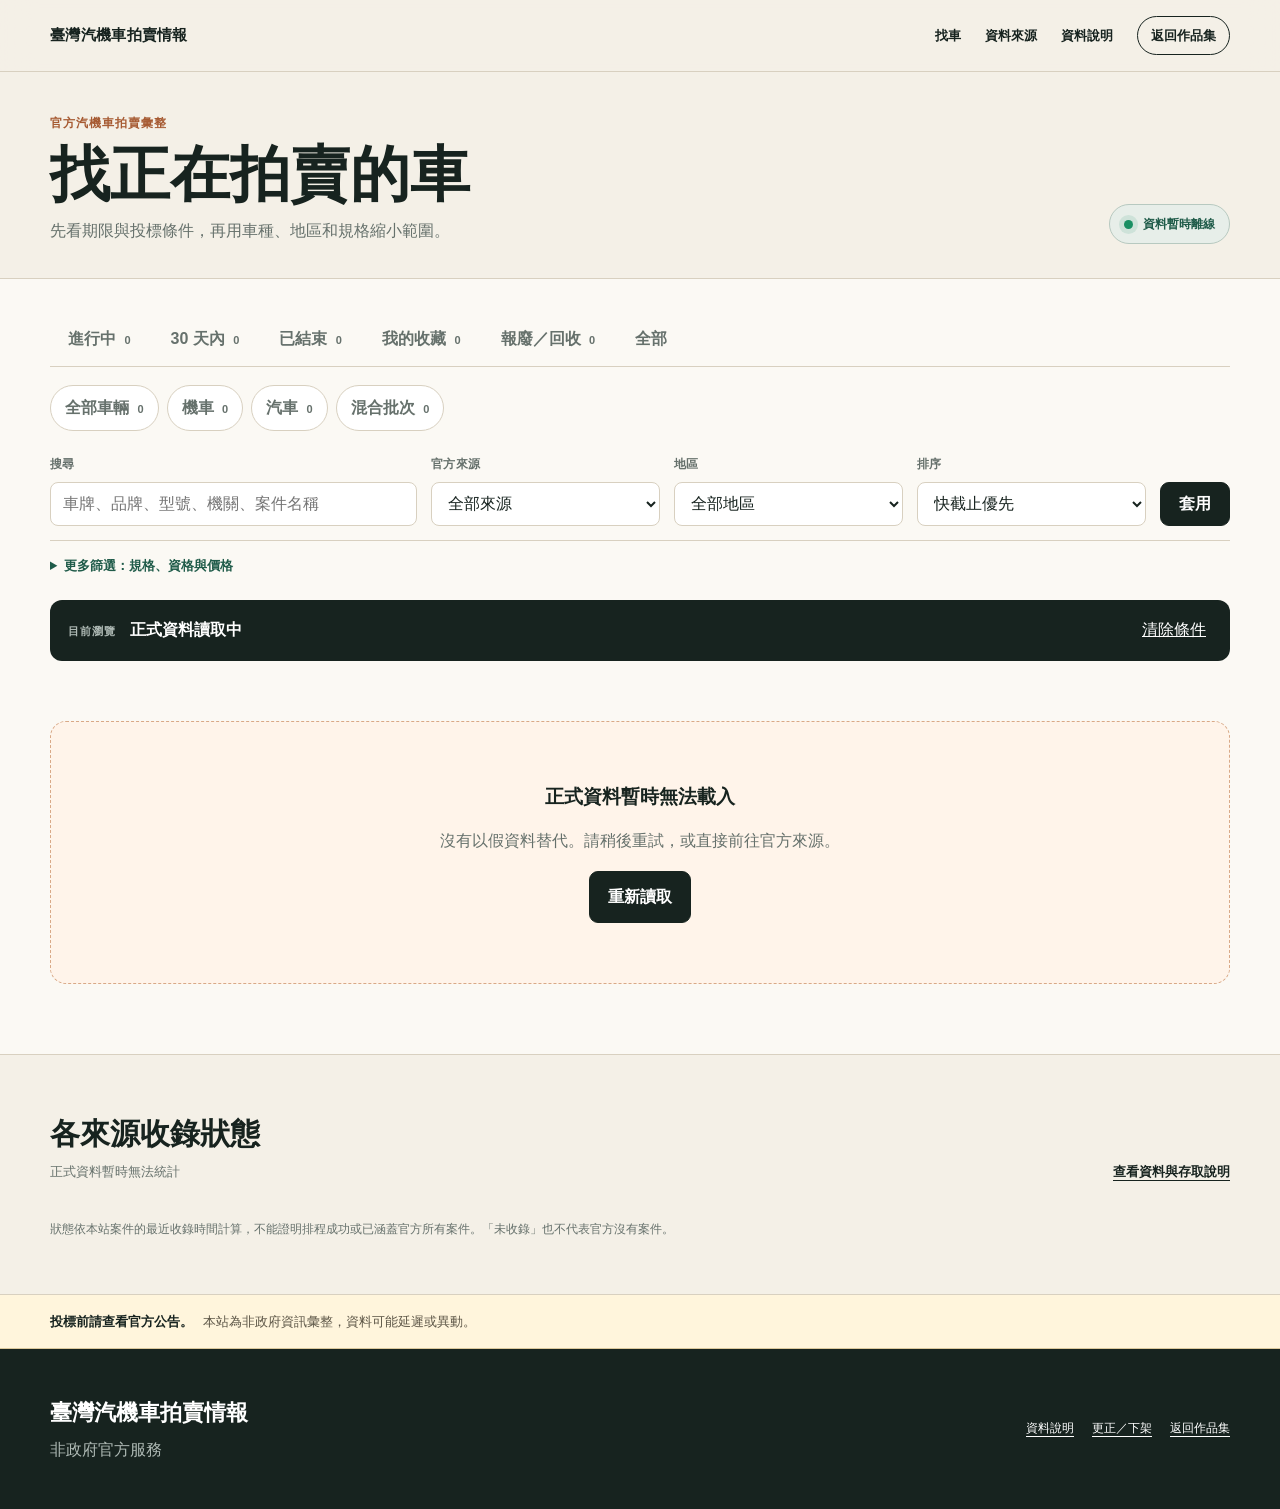
<file: projects/taiwan-moto-auction/index.html>
<!doctype html>
<html lang="zh-Hant">
<head>
  <meta charset="utf-8"><meta name="viewport" content="width=device-width,initial-scale=1">
  <meta name="description" content="臺灣汽機車拍賣情報：彙整官方公開標售摘要，查看拍賣日期、價格、投標資格、遮蔽車牌與官方公告連結，並標示來源更新狀態。">
  <meta name="robots" content="index,follow,max-image-preview:large"><meta name="theme-color" content="#f4f0e7">
  <meta property="og:title" content="臺灣汽機車拍賣情報｜Harry Chen"><meta property="og:description" content="從官方來源彙整汽機車標售摘要；先確認日期、資格與價格，再前往官方公告核對。">
  <meta property="og:type" content="website"><meta property="og:url" content="https://harryjia.com/projects/taiwan-moto-auction">
  <title>臺灣汽機車拍賣情報｜Harry Chen</title><link rel="canonical" href="https://harryjia.com/projects/taiwan-moto-auction"><link rel="stylesheet" href="./styles.css">
</head>
<body>
  <a class="skip-link" href="#market">跳到案件列表</a>
  <header class="site-header"><a class="brand" href="./">臺灣汽機車拍賣情報</a><nav><a href="#market">找車</a><a href="#coverage">資料來源</a><a href="./legal.html">資料說明</a><a class="back" href="/">返回作品集</a></nav></header>
  <main>
    <section class="page-intro"><div class="shell"><div><p class="eyebrow">官方汽機車拍賣彙整</p><h1>找正在拍賣的車</h1><p>先看期限與投標條件，再用車種、地區和規格縮小範圍。</p></div><div class="sync-pill" role="status"><span class="live-dot"></span><span id="syncStatus">讀取中</span></div></div></section>
    <section class="alert-bar" id="alerts" hidden><div class="shell" id="alertText"></div></section>
    <section class="market" id="market"><div class="shell">
      <div class="tabs" role="tablist" aria-label="案件狀態"><button data-view="active">進行中 <span id="activeCount">0</span></button><button data-view="within30">30 天內 <span id="within30Count">0</span></button><button data-view="ended">已結束 <span id="endedCount">0</span></button><button data-view="favorites">我的收藏 <span id="favoriteCount">0</span></button><button data-view="scrap">報廢／回收 <span id="scrapCount">0</span></button><button data-view="all">全部</button></div>
      <div class="vehicle-tabs" role="tablist" aria-label="車輛種類"><button data-vehicle="all">全部車輛 <span id="allVehicleCount">0</span></button><button data-vehicle="MOTORCYCLE">機車 <span id="motorcycleCount">0</span></button><button data-vehicle="CAR">汽車 <span id="carCount">0</span></button><button data-vehicle="MIXED">混合批次 <span id="mixedCount">0</span></button></div>
      <form class="filters" id="filters">
        <label class="search-field"><span>搜尋</span><input id="keyword" type="search" placeholder="車牌、品牌、型號、機關、案件名稱"></label>
        <label><span>官方來源</span><select id="source"><option value="">全部來源</option></select></label>
        <label><span>地區</span><select id="region"><option value="">全部地區</option></select></label>
        <label><span>排序</span><select id="sort"><option value="deadline">快截止優先</option><option value="newest">最近同步優先</option><option value="priceLow">價格低到高</option><option value="priceHigh">價格高到低</option><option value="completeness">資料完整優先</option></select></label>
        <button class="button filter-button" type="submit">套用</button>
        <details class="advanced-filters" id="advancedFilters"><summary>更多篩選：規格、資格與價格</summary><div>
          <label id="motorcycleClassField"><span>機車級別</span><select id="vehicleClass"><option value="">全部機車級別</option><option value="ORDINARY_LIGHT">普通輕型</option><option value="ORDINARY_HEAVY">普通重型</option><option value="LARGE_HEAVY">大型重型</option><option value="ELECTRIC_MOTORCYCLE">電動機車</option><option value="HEAVY_UNSPECIFIED">重型（級別未明）</option><option value="UNKNOWN">級別未確認</option></select></label>
          <label id="ccField"><span>機車排氣量</span><select id="cc"><option value="">全部排氣量</option></select></label>
          <label id="carCategoryField"><span>汽車類別</span><select id="carCategory"><option value="">全部汽車類別</option><option value="PASSENGER">小客車／轎車</option><option value="SUV">休旅車</option><option value="VAN">廂型／客貨車</option><option value="TRUCK">貨車</option><option value="BUS">大客車／遊覽車</option><option value="OTHER">其他汽車</option><option value="UNKNOWN">類別未確認</option></select></label>
          <label><span>投標資格</span><select id="eligibility"><option value="">全部資格</option><option value="PUBLIC">一般民眾可投標</option><option value="BUSINESS_ONLY">限事業單位</option><option value="SPECIAL_QUALIFICATION">需特別資格</option><option value="BULK_PURCHASE_ONLY">限整批投標</option><option value="UNKNOWN">資格未確認</option></select></label>
          <label><span>領牌狀態</span><select id="registration"><option value="">全部狀態</option><option value="NORMAL_TRANSFER">可正常過戶</option><option value="RE_REGISTRATION_REQUIRED">需重新領牌</option><option value="INSPECTION_REQUIRED">需檢驗後領牌</option><option value="REGISTRABILITY_UNKNOWN">能否領牌未確認</option><option value="DEREGISTERED">牌照已繳銷</option><option value="UNKNOWN">狀態未確認</option></select></label>
          <label><span>拍賣期限</span><select id="deadline"><option value="">不限期限</option><option value="3">3 天內</option><option value="7">7 天內</option><option value="14">14 天內</option><option value="30">30 天內</option></select></label>
          <label><span>最低價格</span><input id="minPrice" type="number" min="0" step="100" inputmode="numeric" placeholder="不限"></label>
          <label><span>最高價格</span><input id="maxPrice" type="number" min="0" step="100" inputmode="numeric" placeholder="不限"></label>
          <label class="check" id="photoFilterField" hidden><input id="hasPhotos" type="checkbox">只看有照片</label>
          <label class="check"><input id="singleLot" type="checkbox">只看單輛</label>
        </div></details>
      </form>
      <div class="current-view"><div><span>目前瀏覽</span><strong id="summary">正式資料讀取中</strong></div><button id="clearFilters" type="button">清除條件</button></div><div class="chips" id="chips"></div>
      <div class="loading" id="loading"><span></span>正在讀取正式案件…</div><div class="error" id="error" hidden><h3>正式資料暫時無法載入</h3><p>沒有以假資料替代。請稍後重試，或直接前往官方來源。</p><button class="button" id="retry" type="button">重新讀取</button></div>
      <div class="card-grid" id="results"></div><div class="empty" id="empty" hidden><h3>目前沒有符合條件的正式案件</h3><p id="emptyHint">可切換狀態或清除部分條件。</p><div class="empty-actions"><button class="button" id="emptyClear" type="button">清除篩選</button><button id="emptyMixed" type="button" hidden>查看混合批次</button><button id="emptyEnded" type="button">查看已結束紀錄</button></div></div>
    </div></section>
    <section class="source-summary" id="coverage"><div class="shell"><div class="source-heading"><div><h2>各來源收錄狀態</h2><p id="sourceCounts">正在統計正式案件</p></div><a href="./legal.html">查看資料與存取說明</a></div><div class="source-health-grid" id="sourceHealth"></div><p class="source-footnote">狀態依本站案件的最近收錄時間計算，不能證明排程成功或已涵蓋官方所有案件。「未收錄」也不代表官方沒有案件。</p></div></section>
    <aside class="notice"><div class="shell"><strong>投標前請查看官方公告。</strong><span>本站為非政府資訊彙整，資料可能延遲或異動。</span></div></aside>
  </main>
  <div class="compare-tray" id="compareTray" hidden><span>已選 <strong id="compareCount">0</strong> 台</span><button id="openCompare" type="button">開始比較</button><button id="clearCompare" type="button">清除</button></div>
  <dialog id="compareDialog"><div class="dialog-head"><h2>車輛比較</h2><button id="closeCompare" type="button" aria-label="關閉">×</button></div><div class="compare-table-wrap" id="compareContent"></div></dialog>
  <footer><div class="shell footer-inner"><div><strong>臺灣汽機車拍賣情報</strong><p>非政府官方服務</p></div><nav><a href="./legal.html">資料說明</a><a href="mailto:harryjia1007@gmail.com">更正／下架</a><a href="/">返回作品集</a></nav></div></footer>
  <script src="./shared.js" defer></script><script src="./app-v2.js" defer></script>
</body></html>
</file>
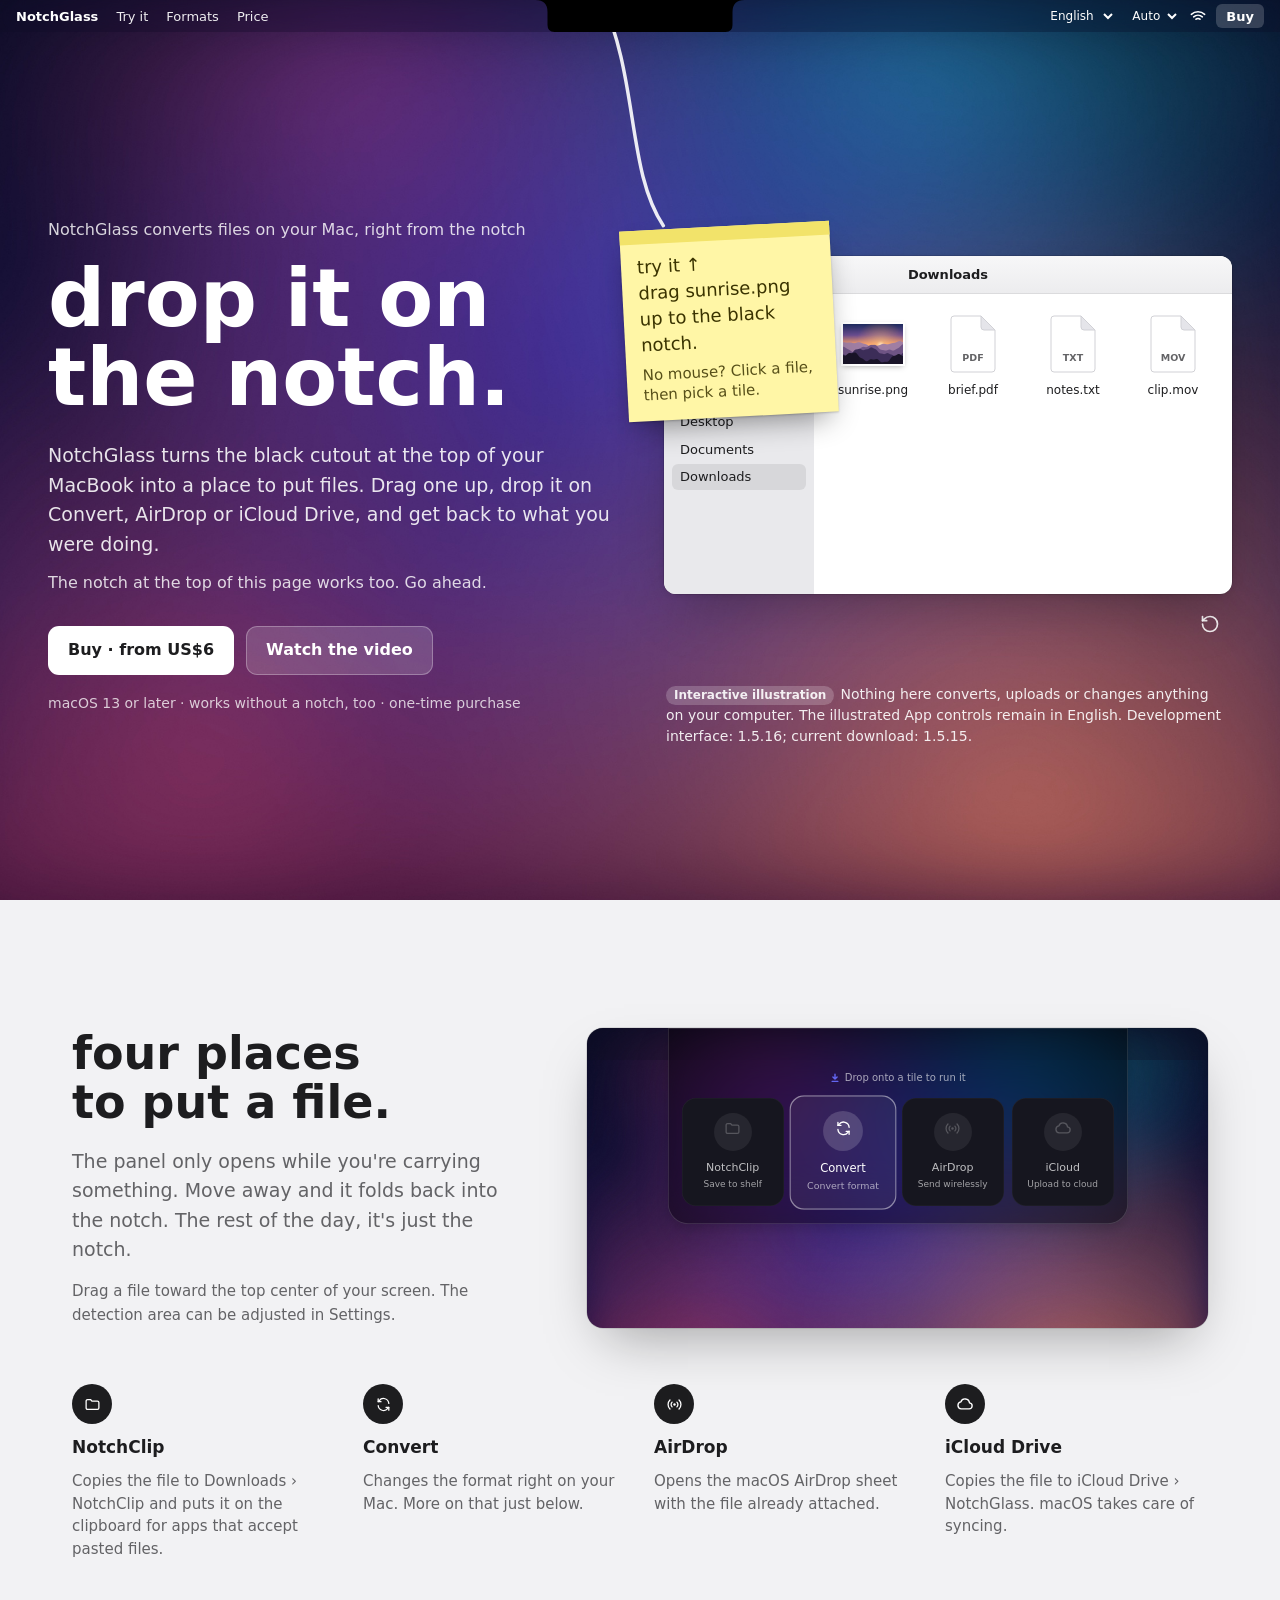
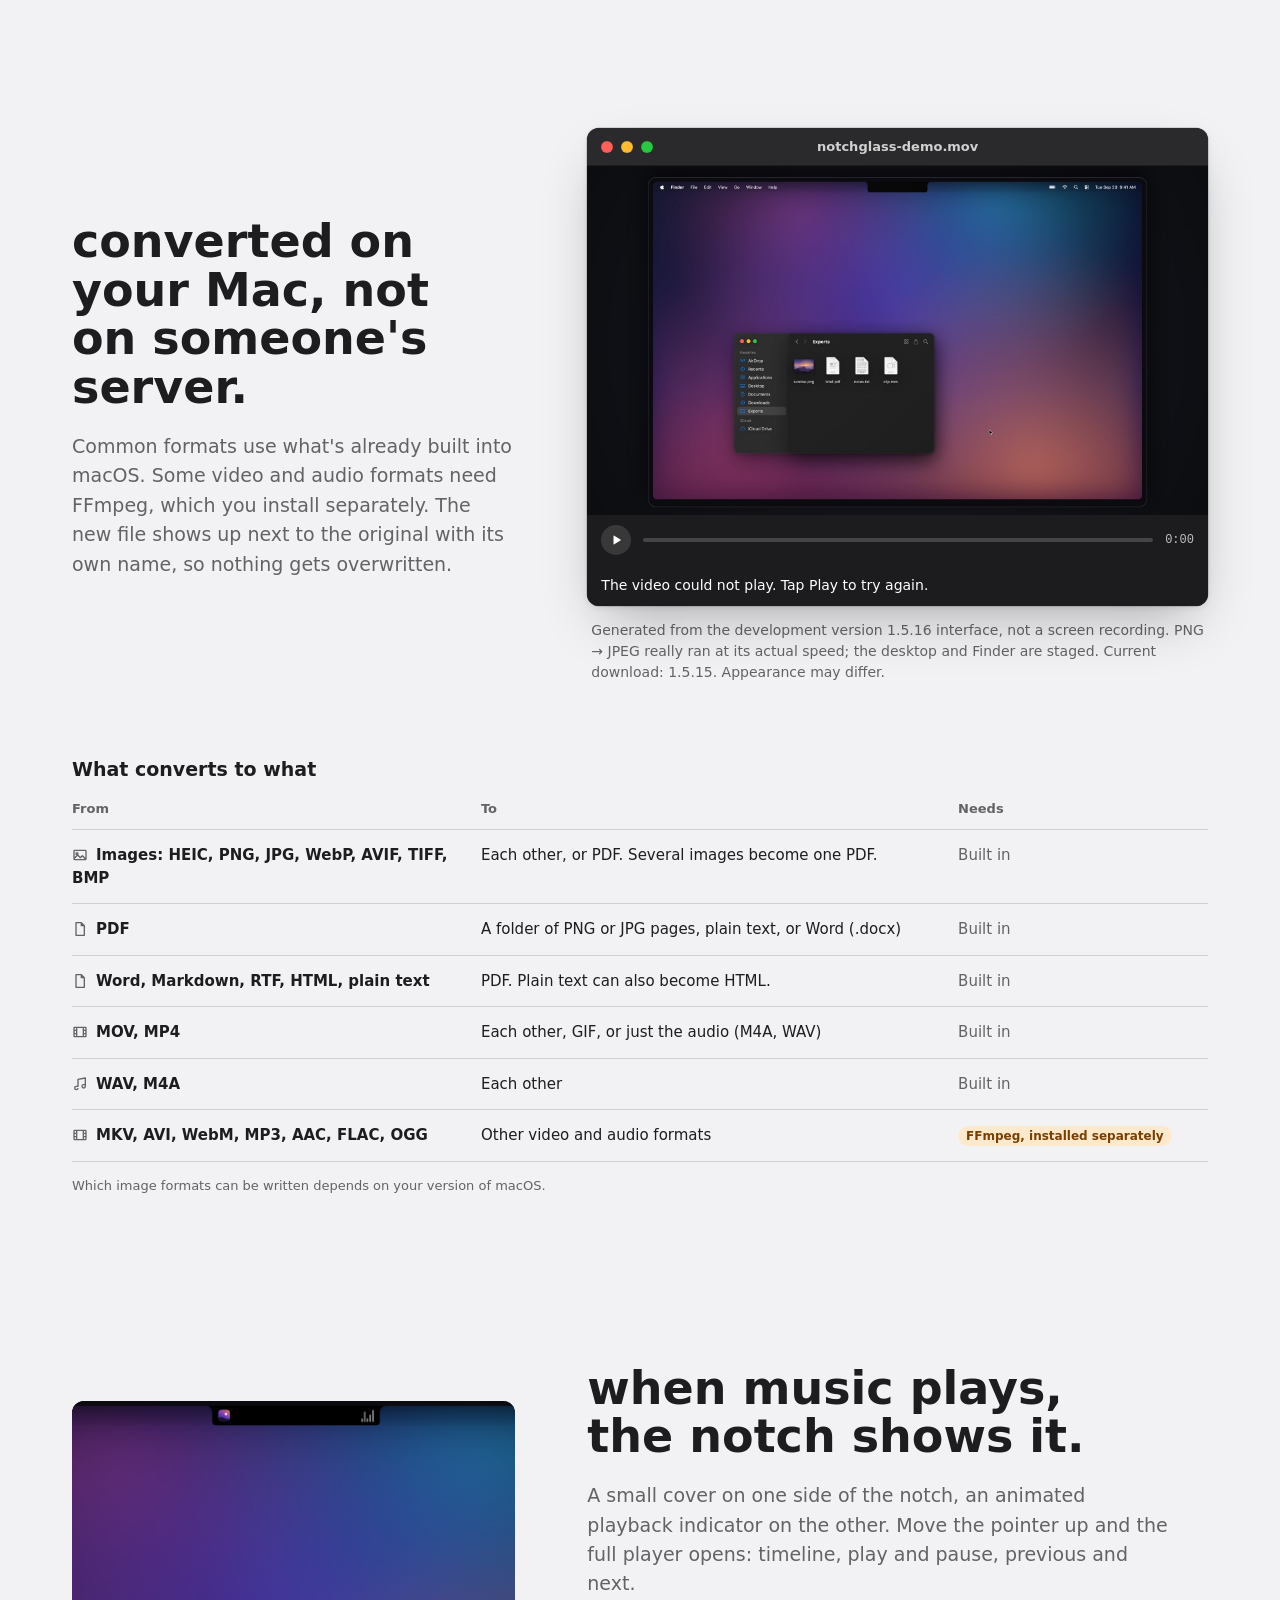
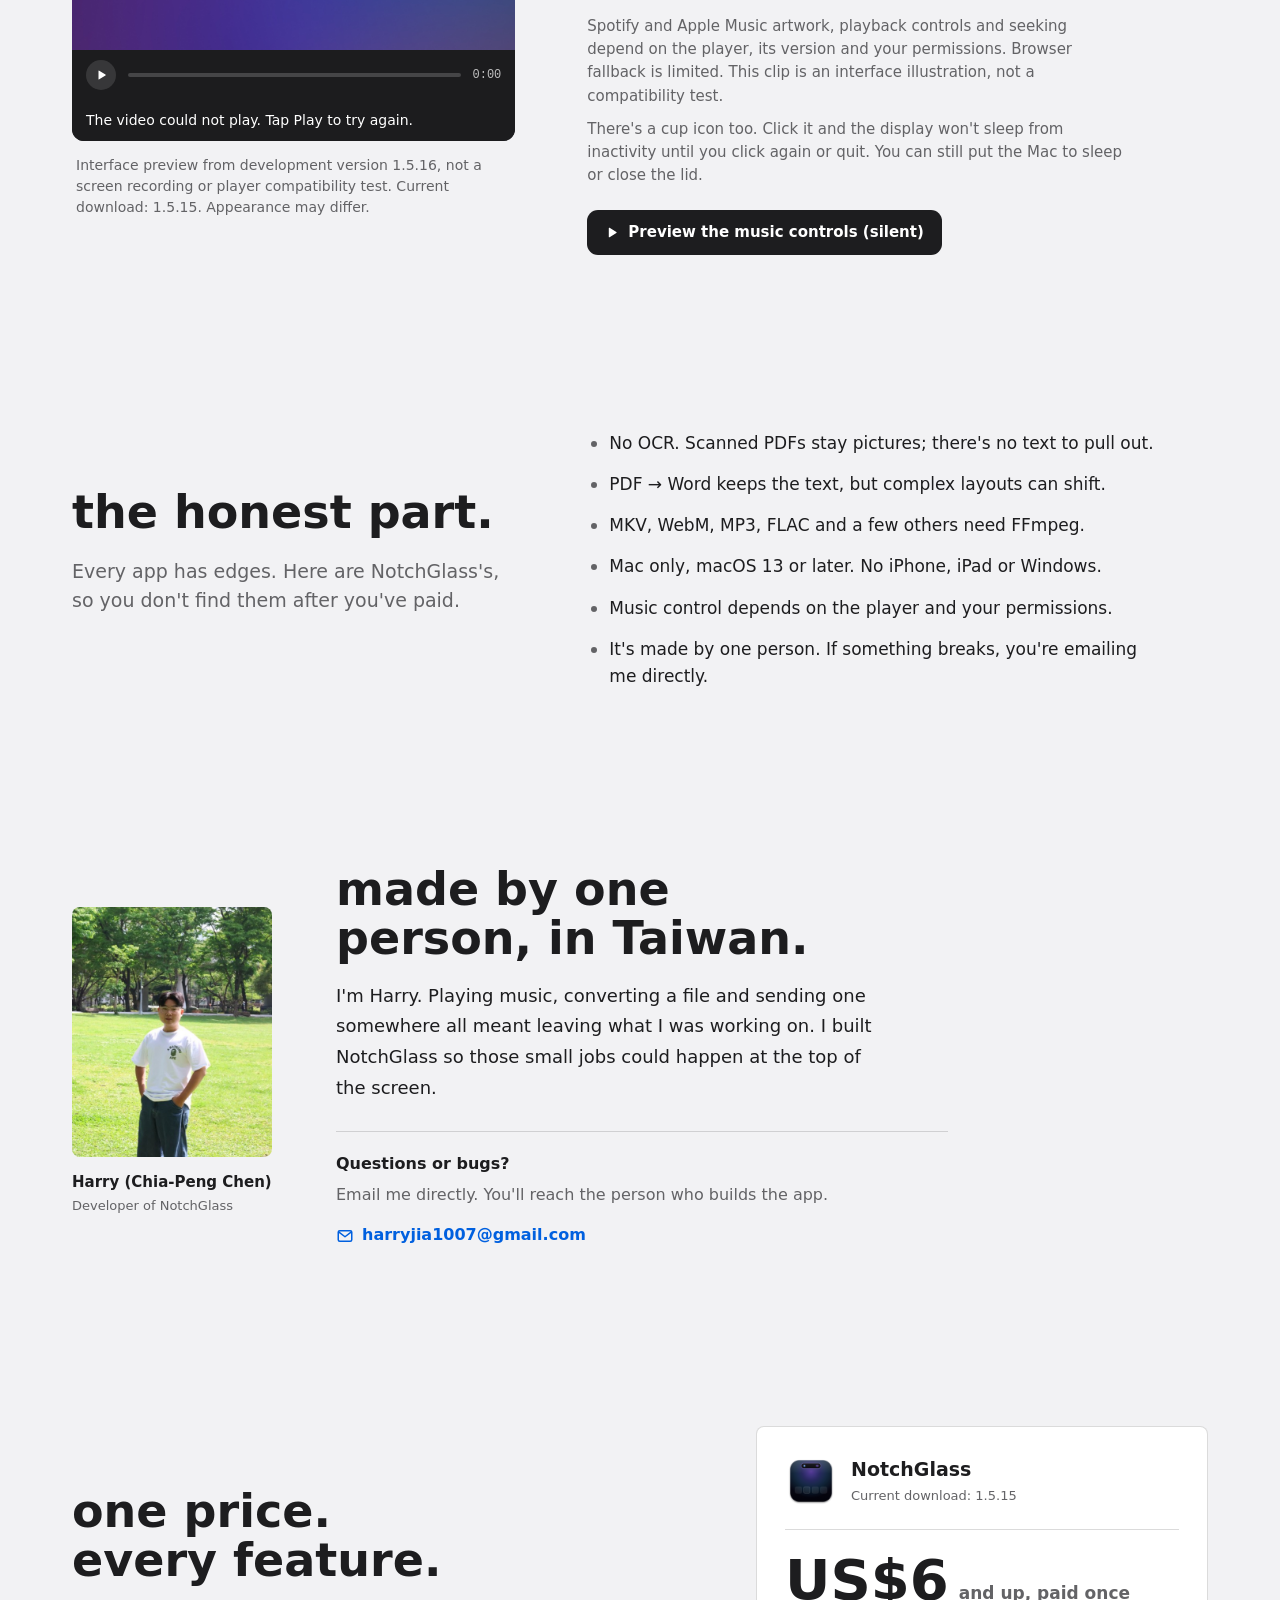
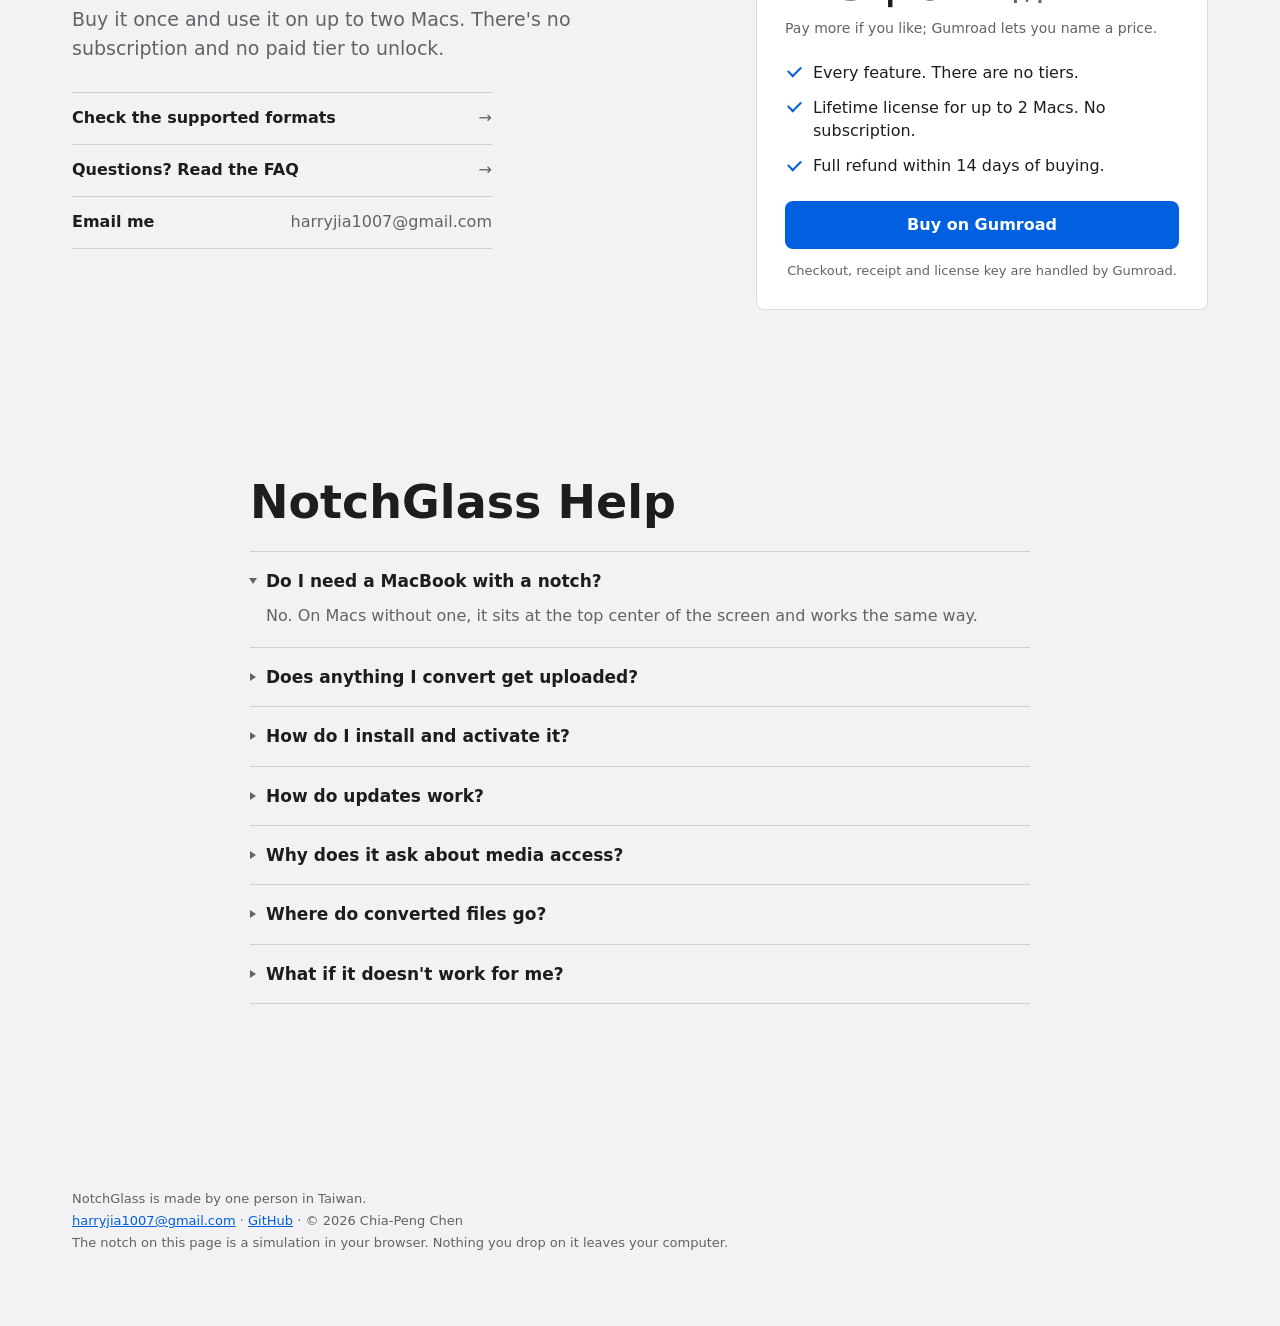
<file: notchglass.html>
<!DOCTYPE html><html lang="en"><head><meta charset="utf-8">
<meta name="viewport" content="width=device-width, initial-scale=1, viewport-fit=cover">
<title>NotchGlass</title>
<meta name="description" content="NotchGlass turns the MacBook notch into a place to put files: convert them on your Mac, AirDrop them, or save them to iCloud Drive. From US$6, paid once.">
<link rel="icon" href="/notchglass-assets/v7-20261004/media/icon.png">
<script src="/notchglass-assets/v7-20261004/preferences.4eb499dba501.js"></script>

<link rel="stylesheet" href="/notchglass-assets/v7-20261004/styles.56a93cbe5320.css">

<link rel="canonical" href="https://harryjia.com/notchglass"><meta property="og:type" content="website"><meta property="og:title" content="NotchGlass - Convert files locally, right from your Mac's notch."><meta property="og:url" content="https://harryjia.com/notchglass"><meta property="og:image" content="https://harryjia.com/notchglass-assets/cover-20261006/notchglass-en-1600.29fe00efd0e7.png"><meta property="og:image:type" content="image/png"><meta property="og:image:width" content="1600"><meta property="og:image:height" content="900"><meta property="og:image:alt" content="NotchGlass logo and local file conversion interface preview"><meta property="og:description" content="Local file conversion, music controls and drag-and-drop shortcuts. From US$6, paid once. No subscription."></head><body><header class="mb" id="mb">
  <!-- Menu / rotate-ccw: Lucide, ISC License.
  Copyright (c) 2026 Lucide Icons and Contributors
  Permission to use, copy, modify, and/or distribute this software for any purpose
  with or without fee is hereby granted, provided that the above copyright notice
  and this permission notice appear in all copies.
  THE SOFTWARE IS PROVIDED "AS IS" AND THE AUTHOR DISCLAIMS ALL WARRANTIES WITH
  REGARD TO THIS SOFTWARE INCLUDING ALL IMPLIED WARRANTIES OF MERCHANTABILITY AND
  FITNESS. IN NO EVENT SHALL THE AUTHOR BE LIABLE FOR ANY SPECIAL, DIRECT, INDIRECT,
  OR CONSEQUENTIAL DAMAGES OR ANY DAMAGES WHATSOEVER RESULTING FROM LOSS OF USE,
  DATA OR PROFITS, WHETHER IN AN ACTION OF CONTRACT, NEGLIGENCE OR OTHER TORTIOUS
  ACTION, ARISING OUT OF OR IN CONNECTION WITH THE USE OR PERFORMANCE OF THIS SOFTWARE.
  -->
  <div class="mb-l">
    <b>NotchGlass</b>
    <a href="#try" data-i="n1">Try it</a>
    <a href="#drop" class="opt" data-i="n2">Drop</a>
    <a href="#formats" data-i="n3">Formats</a>
    <a href="#music" class="opt" data-i="n4">Music</a>
    <a href="#limits" class="opt" data-i="n5">Limits</a>
    <a href="#price" data-i="n6">Price</a>
    <a href="#faq" class="opt" data-i="n7">Help</a>
  </div>
  <div class="mb-r">
    <button class="mb-toggle" id="mobileMenu" type="button" aria-label="Page options" aria-expanded="false" aria-controls="pageOptions"><svg xmlns="http://www.w3.org/2000/svg" width="20" height="20" viewBox="0 0 24 24" fill="none" stroke="currentColor" stroke-width="2" stroke-linecap="round" stroke-linejoin="round" aria-hidden="true"><path d="M4 5h16"></path><path d="M4 12h16"></path><path d="M4 19h16"></path></svg></button>
    <div class="mb-options" id="pageOptions">
    <label for="lang" data-i="languageLabel">Language</label><label for="theme" data-i="appearanceLabel">Appearance</label>
    <select class="mb-choice" id="lang" aria-label="Language"><option value="zh">繁體中文</option><option value="en" selected="">English</option><option value="ja">日本語</option><option value="ko">한국어</option></select>
    <select class="mb-choice mb-theme" id="theme" aria-label="外觀"><option value="auto">自動</option><option value="light">淺色</option><option value="dark">深色</option></select>
    </div>
    <svg class="st opt" width="24" height="12" viewBox="0 0 24 12" fill="none" aria-hidden="true"><rect x=".75" y=".75" width="19.5" height="10.5" rx="3" stroke="currentColor" stroke-opacity=".55" stroke-width="1.2"></rect><rect x="2.5" y="2.5" width="14" height="7" rx="1.5" fill="currentColor"></rect><rect x="21.3" y="4" width="1.8" height="4" rx=".9" fill="currentColor" fill-opacity=".55"></rect></svg>
    <svg class="st" width="16" height="12" viewBox="0 0 24 18" fill="none" stroke="currentColor" stroke-width="2.4" stroke-linecap="round" aria-hidden="true"><path d="M2 6.5a15 15 0 0 1 20 0"></path><path d="M5.5 10.2a10 10 0 0 1 13 0"></path><path d="M9 13.8a5 5 0 0 1 6 0"></path></svg>
    <span class="mb-clock st" id="clock"></span>
    <a class="mb-buy" href="https://harryverse277.gumroad.com/l/oxkzgr?wanted=true" data-i="buyS">Buy</a>
  </div>
</header>

<main>
<section class="hero" id="try">
  <div class="hero-grid">
    <div class="hero-copy">
      <p class="kick" data-i="kick">NotchGlass converts files on your Mac, right from the notch</p>
      <h1><span class="desktop-headline" data-i="h1">drop it on<br>the notch.</span><span class="mobile-brand">NotchGlass</span></h1>
      <p class="sub desktop-sub" data-i="sub">NotchGlass turns the black cutout at the top of your MacBook into a place to put files. Drag one up, drop it on Convert, AirDrop or iCloud Drive, and get back to what you were doing.</p>
      <p class="sub mobile-sub" data-i="mobileSub">Convert files locally. Right from your Mac's notch.</p>
      <p class="tryline" data-i="tryline">The notch at the top of this page works too. Go ahead.</p>
      <div class="cta">
        <a class="btn btn-w" href="https://harryverse277.gumroad.com/l/oxkzgr?wanted=true" data-i="buy">Buy · from US$6</a>
        <a class="btn btn-g" href="#formats" data-i="watch">Watch the video</a>
      </div>
      <p class="fine" data-i="fine">macOS 13 or later · works without a notch, too · one-time purchase</p>
    </div>
    <div class="desk-r">
      <svg class="arrow" viewBox="0 0 90 190" fill="none" stroke="currentColor" stroke-width="2.6" stroke-linecap="round" stroke-linejoin="round" aria-hidden="true"><path d="M70 184C42 142 52 72 22 10"></path><path d="M8 27c5-6 9-12 14-18 4 6 8 13 11 20"></path></svg>
      <div class="sticky" id="sticky"><p data-i="sticky">try it ↑
drag sunrise.png up to the black notch.<small>No mouse? Click a file, then pick a tile.</small></p></div>
      <div class="win finder">
        <div class="bar"><div class="lights"><i></i><i></i><i></i></div><div class="title" data-i="downloads">Downloads</div></div>
        <div class="body">
          <nav aria-hidden="true">
            <span class="h" data-i="favorites">Favorites</span><span>AirDrop</span><span data-i="recents">Recents</span><span data-i="applications">Applications</span><span data-i="desktop">Desktop</span><span data-i="documents">Documents</span><span class="on" data-i="downloads">Downloads</span>
          </nav>
          <div class="fgrid" id="fgrid" role="group" aria-label="Files you can drag to the notch"></div>
        </div>
      </div>
      <div class="demo-tools"><p class="phone-only" data-i="tapHint">Tap a file to try it.</p><button class="demo-reset" id="demoReset" type="button" aria-label="Reset interactive illustration" title="Reset interactive illustration"><svg xmlns="http://www.w3.org/2000/svg" width="20" height="20" viewBox="0 0 24 24" fill="none" stroke="currentColor" stroke-width="2" stroke-linecap="round" stroke-linejoin="round" aria-hidden="true"><path d="M3 12a9 9 0 1 0 9-9 9.75 9.75 0 0 0-6.74 2.74L3 8"></path><path d="M3 3v5h5"></path></svg></button></div>
      <p class="demo-result" id="demo-result" role="status" aria-live="polite" aria-atomic="true"></p>
      <p class="demo-disclosure phone-only" data-i="demoShort">Browser illustration. No files are converted or uploaded.</p>
      <p class="demo-note desktop-only" data-i="demoNote"><b>Interactive demo</b>Nothing here converts, uploads or changes anything on your computer.</p>
      <details class="demo-details phone-only"><summary data-i="demoDetails">About this preview</summary><p data-i="demoNote"></p></details>
    </div>
  </div>
</section>

<section class="sec" id="drop">
  <div class="wrap">
    <div class="row">
      <div>
        <h2 data-i="dropH">four places to put a file.</h2>
        <p class="lead" data-i="dropP">The panel only opens while you're carrying something. Move away and it folds back into the notch. The rest of the day, it's just the notch.</p>
        <p class="note" data-i="dropS">It opens when a file comes within 280 points of the top of the screen, 380 either side of center. You can make that area smaller or bigger in Settings.</p>
      </div>
      <div class="strip" aria-hidden="true">
        <div class="menu"></div>
        <div class="ng-static" id="ngStatic"></div>
      </div>
    </div>
    <div class="caps">
      <div class="cap"><span class="ci" data-icon="clip"></span><b>NotchClip</b><p data-i="c1">Copies the file to Downloads › NotchClip and puts it on the clipboard for apps that accept pasted files.</p></div>
      <div class="cap"><span class="ci" data-icon="conv"></span><b>Convert</b><p data-i="c2">Changes the format right on your Mac. More on that just below.</p></div>
      <div class="cap"><span class="ci" data-icon="air"></span><b>AirDrop</b><p data-i="c3">Opens the macOS AirDrop sheet with the file already attached.</p></div>
      <div class="cap"><span class="ci" data-icon="cloud"></span><b data-i="c4k">iCloud Drive</b><p data-i="c4">Copies the file to iCloud Drive › NotchGlass. macOS takes care of syncing.</p></div>
    </div>
  </div>
</section>

<section class="sec" id="formats">
  <div class="wrap">
    <div class="row">
      <div>
        <h2 data-i="convH">converted on your Mac, not on someone's server.</h2>
        <p class="lead" data-i="convP">Common formats use what's already built into macOS. Some video and audio formats need FFmpeg, which you install separately. The new file shows up next to the original with its own name, so nothing gets overwritten.</p>
      </div>
      <figure style="margin:0">
        <div class="win dark qt" data-drag="">
          <div class="bar"><div class="lights"><i></i><i></i><i></i></div><div class="title">notchglass-demo.mov</div></div>
          <video id="v1" src="/notchglass-assets/v7-20261004/media/web-convert.mp4" poster="/notchglass-assets/v7-20261004/media/web-convert-poster.jpg" muted="" loop="" playsinline="" preload="none" aria-label="Dragging sunrise.png onto the notch, converting it to JPEG, and finding the result in Finder"></video>
          <div class="ctl"><button class="pp" type="button" data-video="v1" aria-label="Pause video"><svg class="i-pause" width="12" height="12" viewBox="0 0 24 24" fill="currentColor" aria-hidden="true"><rect x="5.5" y="4" width="4.6" height="16" rx="1.2"></rect><rect x="13.9" y="4" width="4.6" height="16" rx="1.2"></rect></svg><svg class="i-play" width="12" height="12" viewBox="0 0 24 24" fill="currentColor" aria-hidden="true"><path d="M7 4.2v15.6a1 1 0 0 0 1.5.86l12.4-7.8a1 1 0 0 0 0-1.72L8.5 3.34A1 1 0 0 0 7 4.2z"></path></svg></button><div class="trk" role="slider" tabindex="0" data-video="v1" aria-label="Video position" aria-valuemin="0" aria-valuemax="0" aria-valuenow="0" aria-valuetext="0:00"><span><i></i></span></div><span class="tm" data-video="v1">0:00</span></div>
        </div>
        <figcaption class="qt-cap" data-i="v1cap">Made from NotchGlass's own interface code. The PNG → JPEG conversion really ran, at real speed. The desktop and Finder around it are staged.</figcaption>
      </figure>
    </div>
    <div class="list">
      <h3 class="list-h" data-i="listT">What converts to what</h3>
      <div class="scroll">
        <table>
          <thead><tr><th data-i="th1">From</th><th data-i="th2">To</th><th data-i="th3">Needs</th></tr></thead>
          <tbody>
            <tr><td><span class="fi" data-icon="photo"></span><span data-i="r1a">Images: HEIC, PNG, JPG, WebP, AVIF, TIFF, BMP</span></td><td data-i="r1b">Each other, or PDF. Several images become one PDF.</td><td data-i="bi1">Built in</td></tr>
            <tr><td><span class="fi" data-icon="doc"></span>PDF</td><td data-i="r2b">A folder of PNG or JPG pages, plain text, or Word (.docx)</td><td data-i="bi2">Built in</td></tr>
            <tr><td><span class="fi" data-icon="doc"></span><span data-i="r3a">Word, Markdown, RTF, HTML, plain text</span></td><td data-i="r3b">PDF. Plain text can also become HTML.</td><td data-i="bi3">Built in</td></tr>
            <tr><td><span class="fi" data-icon="film"></span>MOV, MP4</td><td data-i="r4b">Each other, GIF, or just the audio (M4A, WAV)</td><td data-i="bi4">Built in</td></tr>
            <tr><td><span class="fi" data-icon="note"></span>WAV, M4A</td><td data-i="r5b">Each other</td><td data-i="bi5">Built in</td></tr>
            <tr><td><span class="fi" data-icon="film"></span>MKV, AVI, WebM, MP3, AAC, FLAC, OGG</td><td data-i="r6b">Other video and audio formats</td><td><span class="tag" data-i="ff">FFmpeg, installed separately</span></td></tr>
          </tbody>
        </table>
      </div>
      <p class="foot" data-i="listF">Which image formats can be written depends on your version of macOS.</p>
    </div>
  </div>
</section>

<section class="sec" id="music">
  <div class="wrap row flip">
    <div>
      <h2 data-i="musH">when music plays, the notch shows it.</h2>
      <p class="lead" data-i="musP">A small cover on one side of the notch, an animated playback indicator on the other. Move the pointer up and the full player opens: timeline, play and pause, previous and next.</p>
      <p class="note" data-i="musS">Artwork, playback controls and seeking depend on the player, its version and the permissions you allow. The clip is an interface demo, not a compatibility test.</p>
      <p class="note" style="margin-top:10px" data-i="awake">There's a cup icon too. Click it and the display won't sleep from inactivity until you click again or quit. You can still put the Mac to sleep or close the lid.</p>
      <button class="musicbtn" id="musicBtn" type="button"><svg width="13" height="13" viewBox="0 0 24 24" fill="currentColor" aria-hidden="true"><path d="M7 4.2v15.6a1 1 0 0 0 1.5.86l12.4-7.8a1 1 0 0 0 0-1.72L8.5 3.34A1 1 0 0 0 7 4.2z"></path></svg><span id="musicBtnT">Preview the music controls (silent)</span></button>
    </div>
    <figure style="margin:0">
      <div class="media qt">
        <video id="v2" src="/notchglass-assets/v7-20261004/media/web-music.mp4" poster="/notchglass-assets/v7-20261004/media/web-music-poster.jpg" muted="" loop="" playsinline="" preload="none" aria-label="The notch showing album art and an animated playback indicator, then opening into the music player"></video>
        <div class="ctl"><button class="pp" type="button" data-video="v2" aria-label="Pause video"><svg class="i-pause" width="12" height="12" viewBox="0 0 24 24" fill="currentColor" aria-hidden="true"><rect x="5.5" y="4" width="4.6" height="16" rx="1.2"></rect><rect x="13.9" y="4" width="4.6" height="16" rx="1.2"></rect></svg><svg class="i-play" width="12" height="12" viewBox="0 0 24 24" fill="currentColor" aria-hidden="true"><path d="M7 4.2v15.6a1 1 0 0 0 1.5.86l12.4-7.8a1 1 0 0 0 0-1.72L8.5 3.34A1 1 0 0 0 7 4.2z"></path></svg></button><div class="trk" role="slider" tabindex="0" data-video="v2" aria-label="Video position" aria-valuemin="0" aria-valuemax="0" aria-valuenow="0" aria-valuetext="0:00"><span><i></i></span></div><span class="tm" data-video="v2">0:00</span></div>
      </div>
      <figcaption class="qt-cap" data-i="v2cap">Interface preview from development version 1.5.16. Current download: 1.5.15. Appearance may differ.</figcaption>
    </figure>
  </div>
</section>

<section class="sec" id="limits">
  <div class="wrap row">
    <div>
      <h2 data-i="limH">the honest part.</h2>
      <p class="lead" data-i="limP">Every app has edges. Here are NotchGlass's, so you don't find them after you've paid.</p>
    </div>
    <div class="limits" data-i="limT">- No OCR. Scanned PDFs stay pictures; there's no text to pull out.
- PDF → Word keeps the text, but complex layouts can shift.
- MKV, WebM, MP3, FLAC and a few others need FFmpeg.
- Mac only, macOS 13 or later. No iPhone, iPad or Windows.
- Music control depends on the player and your permissions.
- It's made by one person. If something breaks, you're
  emailing me directly.</div>
  </div>
</section>

<section class="sec" id="maker">
  <div class="wrap maker">
    <figure class="who">
      <div class="portrait"><img src="/notchglass-assets/v7-20261004/media/harry.jpg" width="506" height="760" alt="Harry, the developer of NotchGlass, standing in a park"></div>
      <figcaption><b>Harry <span>(Chia-Peng Chen)</span></b><span data-i="mkRole">Developer of NotchGlass</span></figcaption>
    </figure>
    <div class="letter">
      <div class="doc">
        <h2 data-i="mkH">made by one person, in Taiwan.</h2>
        <p data-i="mkP">I'm Harry. Playing music, converting a file and sending one somewhere all meant leaving what I was working on. I built NotchGlass so those small jobs could happen at the top of the screen.</p>
        <div class="support">
          <b data-i="mkQ">Questions or bugs?</b>
          <span data-i="mkS">Email me directly. You'll reach the person who builds the app.</span>
          <a class="mail" href="mailto:harryjia1007@gmail.com"><svg width="18" height="18" viewBox="0 0 24 24" fill="none" stroke="currentColor" stroke-width="2" stroke-linecap="round" stroke-linejoin="round" aria-hidden="true"><rect x="3" y="5" width="18" height="14" rx="2"></rect><path d="M3.5 6.5l8.5 6.5 8.5-6.5"></path></svg>harryjia1007@gmail.com</a>
        </div>
      </div>
    </div>
  </div>
</section>

<section class="sec" id="price">
  <div class="wrap price-grid">
    <div class="price-intro">
      <h2 data-i="prH">one price. every feature.</h2>
      <p class="lead" data-i="prP">Buy it once and use it on up to two Macs. There's no subscription and no paid tier to unlock.</p>
      <div class="price-links">
        <a href="#formats"><span data-i="prF">Check the supported formats</span><span aria-hidden="true">→</span></a>
        <a href="#faq"><span data-i="prQ">Questions? Read the FAQ</span><span aria-hidden="true">→</span></a>
        <a class="pm" href="mailto:harryjia1007@gmail.com"><span data-i="prM">Email me</span><span>harryjia1007@gmail.com</span></a>
      </div>
    </div>
    <div class="buybox">
      <div class="in">
        <div class="bb-head">
          <img class="icon" src="/notchglass-assets/v7-20261004/media/icon.png" width="104" height="104" alt="NotchGlass app icon">
          <div><h3>NotchGlass</h3><p class="ver" data-i="ver">Current download: 1.5.15</p></div>
        </div>
        <div class="bb-price">
          <p class="price">US$6<small data-i="once">and up, paid once</small></p>
          <p class="pwyw" data-i="p3">Pay more if you like; Gumroad lets you name a price.</p>
        </div>
        <ul class="bb-list">
          <li data-i="p1">Every feature. There are no tiers.</li>
          <li data-i="p2">Lifetime license for up to 2 Macs. No subscription.</li>
          <li data-i="p4">Full refund within 14 days of buying.</li>
        </ul>
        <a class="bb-buy" href="https://harryverse277.gumroad.com/l/oxkzgr?wanted=true" data-i="buyG">Buy on Gumroad</a>
        <p class="gm" data-i="gm">Checkout, receipt and license key are handled by Gumroad.</p>
      </div>
    </div>
  </div>
</section>

<section class="sec" id="faq">
  <div class="wrap">
    <div class="help">
      <h2 data-i="helpT">NotchGlass Help</h2>
      <details open=""><summary data-i="q1">Do I need a MacBook with a notch?</summary><p data-i="a1">No. On Macs without one, it sits at the top center of the screen and works the same way.</p></details>
      <details><summary data-i="q2">Does anything I convert get uploaded?</summary><p data-i="a2">No. Conversions run on your Mac. The app goes online only to check your license, look for updates and look up artwork for the song that's playing. Files you drop on iCloud Drive are copied to your iCloud folder, and macOS syncs them.</p></details>
      <details><summary data-i="q5">How do I install and activate it?</summary><p data-i="a5">Download the app from your Gumroad receipt and move it to Applications. Open Settings › License, paste the license key from your purchase and click Activate. The app is signed with a Developer ID and notarized by Apple.</p></details>
      <details><summary data-i="q6">How do updates work?</summary><p data-i="a6">Already purchased? Download the latest available release from your original Gumroad receipt or Library. You do not need to buy again. Quit NotchGlass, replace the app in Applications, then reopen it. Your settings and existing license in Keychain are preserved. If activation is requested, use your original license key. Updates are currently installed manually.</p></details>
      <details><summary data-i="q7">Why does it ask about media access?</summary><p data-i="a7">To show what's playing and control the player, macOS asks whether NotchGlass may access media information. You can change this later in System Settings › Privacy &amp; Security › Automation.</p></details>
      <details><summary data-i="q3">Where do converted files go?</summary><p data-i="a3">Next to the original, with a new name. Nothing is overwritten.</p></details>
      <details><summary data-i="q4">What if it doesn't work for me?</summary><p data-i="a4">Email harryjia1007@gmail.com within 14 days of buying for a full refund.</p></details>
    </div>
  </div>
</section>
</main>

<footer>
  <div class="wrap">
    <p data-i="f1">NotchGlass is made by one person in Taiwan.</p>
    <p><a href="mailto:harryjia1007@gmail.com">harryjia1007@gmail.com</a> · <a href="https://github.com/harryjia1007/NotchGlass-showcase" rel="noopener">GitHub</a> · © 2026 Chia-Peng Chen</p>
    <p data-i="f2">The notch on this page is a simulation in your browser. Nothing you drop on it leaves your computer.</p>
  </div>
</footer>

<button class="winreset" id="winReset" type="button" hidden="" data-i="winReset">Put the windows back</button>
<div class="zone" id="zone" hidden=""><span data-i="zone">NotchGlass opens when a file enters this area</span></div>
<div class="ng-shadow" id="ngShadow"></div>
<div class="ng" id="ng" role="region" aria-label="NotchGlass demo">
  <div class="ng-gloss"></div>
  <div class="ng-c" id="ngC"></div>
</div>
<div class="ghost" id="ghost" hidden=""></div>
<div class="toast" id="toast" role="status" hidden=""></div>

<script src="/notchglass-assets/v7-20261004/locales.5c5eef98db6a.js"></script>
<script src="/notchglass-assets/v7-20261004/interactive.e15c182da5ac.js"></script>

</body></html>
</file>
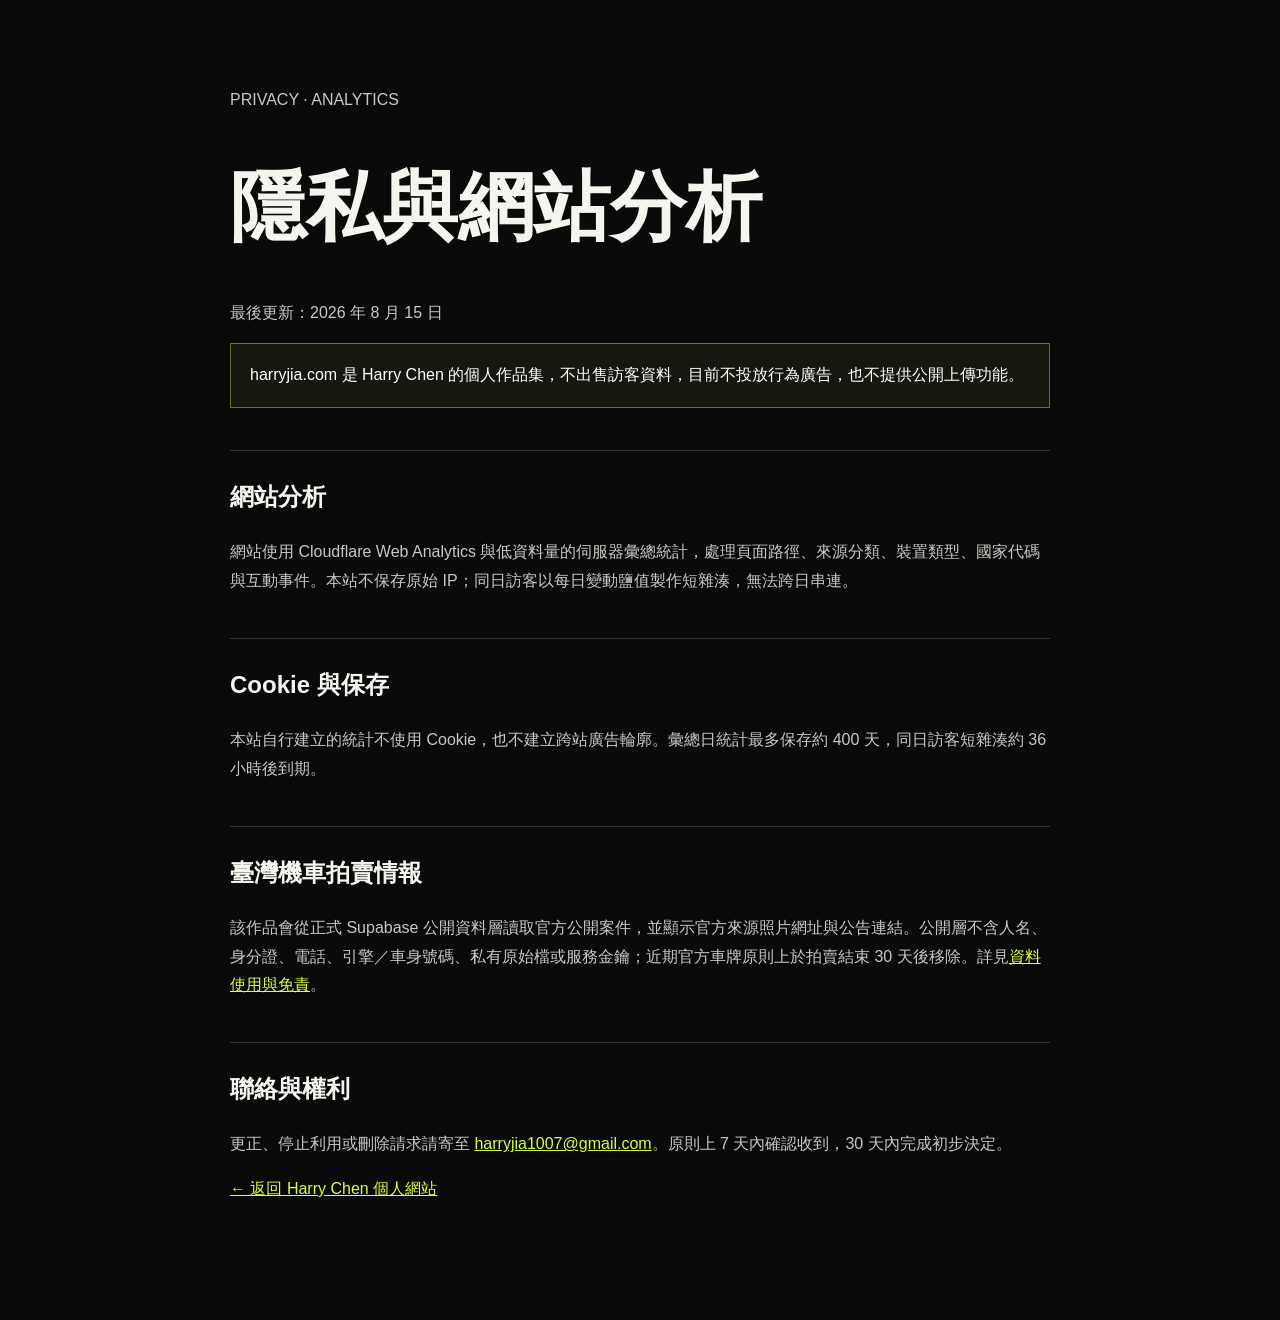
<file: privacy.html>
<!doctype html><html lang="zh-Hant"><head><meta charset="utf-8"><meta name="viewport" content="width=device-width,initial-scale=1"><meta name="robots" content="index,follow"><title>隱私與網站分析｜Harry Chen</title><style>:root{color-scheme:dark}*{box-sizing:border-box}body{margin:0;background:#0a0a0a;color:#f5f5ef;font:16px/1.8 -apple-system,BlinkMacSystemFont,"Noto Sans TC",sans-serif}.wrap{width:min(820px,calc(100% - 40px));margin:auto;padding:70px 0 100px}a{color:#d6ff3f}h1{font-size:clamp(40px,8vw,76px);line-height:1.08}h2{margin-top:42px;padding-top:24px;border-top:1px solid #343438}p{color:#c8c8c3}.callout{padding:17px 19px;border:1px solid #637524;background:#15190d;color:#fff}</style></head><body><main class="wrap"><p>PRIVACY · ANALYTICS</p><h1>隱私與網站分析</h1><p>最後更新：2026 年 8 月 15 日</p><p class="callout">harryjia.com 是 Harry Chen 的個人作品集，不出售訪客資料，目前不投放行為廣告，也不提供公開上傳功能。</p><h2>網站分析</h2><p>網站使用 Cloudflare Web Analytics 與低資料量的伺服器彙總統計，處理頁面路徑、來源分類、裝置類型、國家代碼與互動事件。本站不保存原始 IP；同日訪客以每日變動鹽值製作短雜湊，無法跨日串連。</p><h2>Cookie 與保存</h2><p>本站自行建立的統計不使用 Cookie，也不建立跨站廣告輪廓。彙總日統計最多保存約 400 天，同日訪客短雜湊約 36 小時後到期。</p><h2>臺灣機車拍賣情報</h2><p>該作品會從正式 Supabase 公開資料層讀取官方公開案件，並顯示官方來源照片網址與公告連結。公開層不含人名、身分證、電話、引擎／車身號碼、私有原始檔或服務金鑰；近期官方車牌原則上於拍賣結束 30 天後移除。詳見<a href="/projects/taiwan-moto-auction/legal.html">資料使用與免責</a>。</p><h2>聯絡與權利</h2><p>更正、停止利用或刪除請求請寄至 <a href="mailto:harryjia1007@gmail.com">harryjia1007@gmail.com</a>。原則上 7 天內確認收到，30 天內完成初步決定。</p><p><a href="/">← 返回 Harry Chen 個人網站</a></p></main></body></html>
</file>
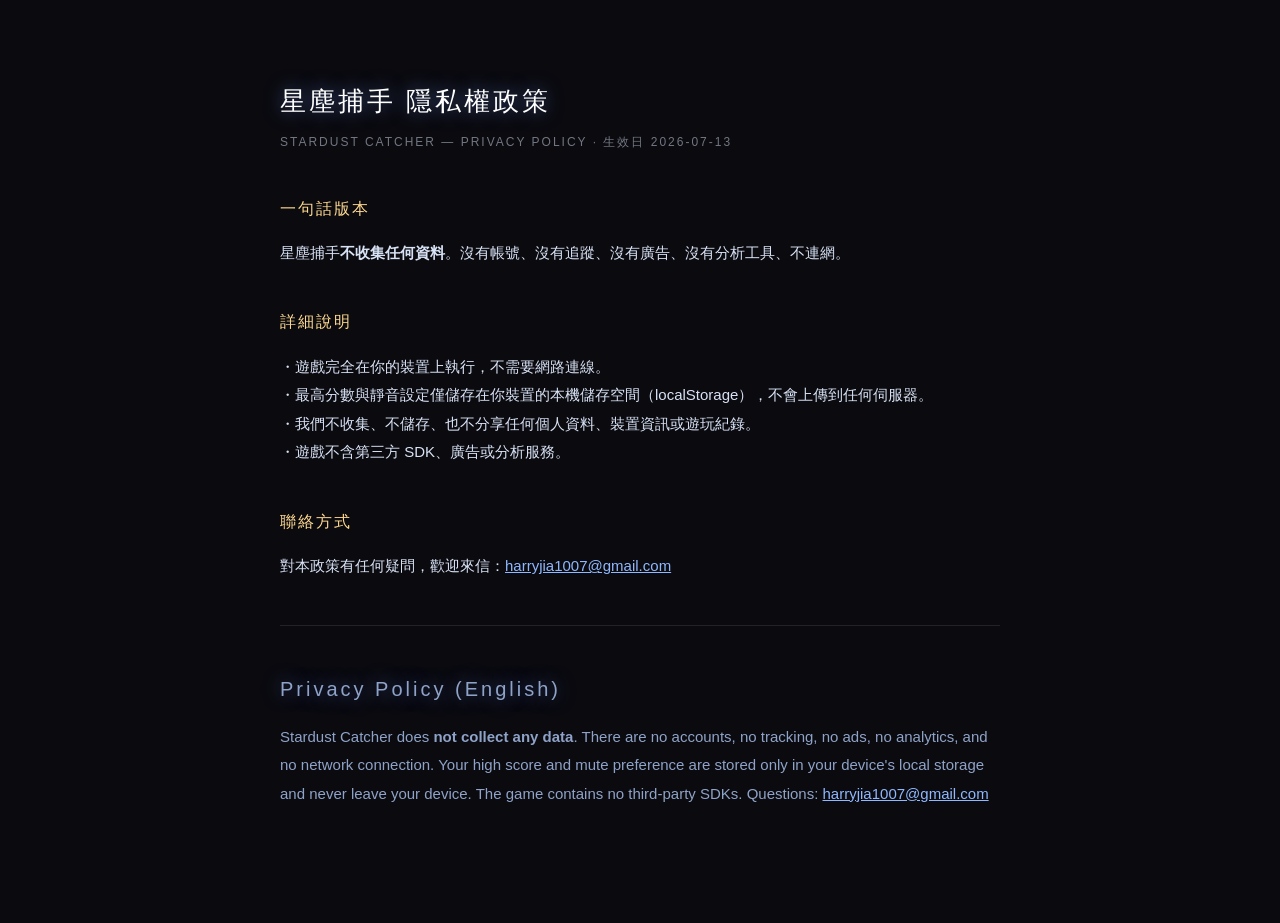
<file: stardust-privacy.html>
<!DOCTYPE html>
<html lang="zh-TW">
<head>
<meta charset="UTF-8" />
<meta name="viewport" content="width=device-width, initial-scale=1.0" />
<title>星塵捕手 隱私權政策 · Privacy Policy</title>
<style>
  body {
    background: #0a0a0f; color: #d8e2f5;
    font-family: ui-monospace, "SF Mono", Menlo, "PingFang TC", sans-serif;
    max-width: 720px; margin: 0 auto; padding: 60px 24px 100px;
    line-height: 1.9; font-size: 15px;
  }
  h1 { font-size: 26px; font-weight: 500; letter-spacing: 3px; color: #fff;
       text-shadow: 0 0 18px rgba(120,160,255,.5); margin-bottom: 4px; }
  .en { color: #8fa3c8; }
  h2 { font-size: 16px; margin-top: 40px; color: #ffd98f; letter-spacing: 2px; font-weight: 500; }
  .sub { font-size: 12px; opacity: .5; letter-spacing: 2px; margin-bottom: 36px; }
  a { color: #8fb8ff; }
  hr { border: none; border-top: 1px solid rgba(255,255,255,.1); margin: 44px 0; }
</style>
</head>
<body>
  <h1>星塵捕手 隱私權政策</h1>
  <div class="sub">STARDUST CATCHER — PRIVACY POLICY · 生效日 2026-07-13</div>

  <h2>一句話版本</h2>
  <p>星塵捕手<strong>不收集任何資料</strong>。沒有帳號、沒有追蹤、沒有廣告、沒有分析工具、不連網。</p>

  <h2>詳細說明</h2>
  <p>・遊戲完全在你的裝置上執行，不需要網路連線。<br>
     ・最高分數與靜音設定僅儲存在你裝置的本機儲存空間（localStorage），不會上傳到任何伺服器。<br>
     ・我們不收集、不儲存、也不分享任何個人資料、裝置資訊或遊玩紀錄。<br>
     ・遊戲不含第三方 SDK、廣告或分析服務。</p>

  <h2>聯絡方式</h2>
  <p>對本政策有任何疑問，歡迎來信：<a href="mailto:harryjia1007@gmail.com">harryjia1007@gmail.com</a></p>

  <hr>

  <h1 class="en" style="font-size:20px">Privacy Policy (English)</h1>
  <p class="en">Stardust Catcher does <strong>not collect any data</strong>. There are no accounts, no tracking,
  no ads, no analytics, and no network connection. Your high score and mute preference are stored only in
  your device's local storage and never leave your device. The game contains no third-party SDKs.
  Questions: <a href="mailto:harryjia1007@gmail.com">harryjia1007@gmail.com</a></p>
</body>
</html>
</file>
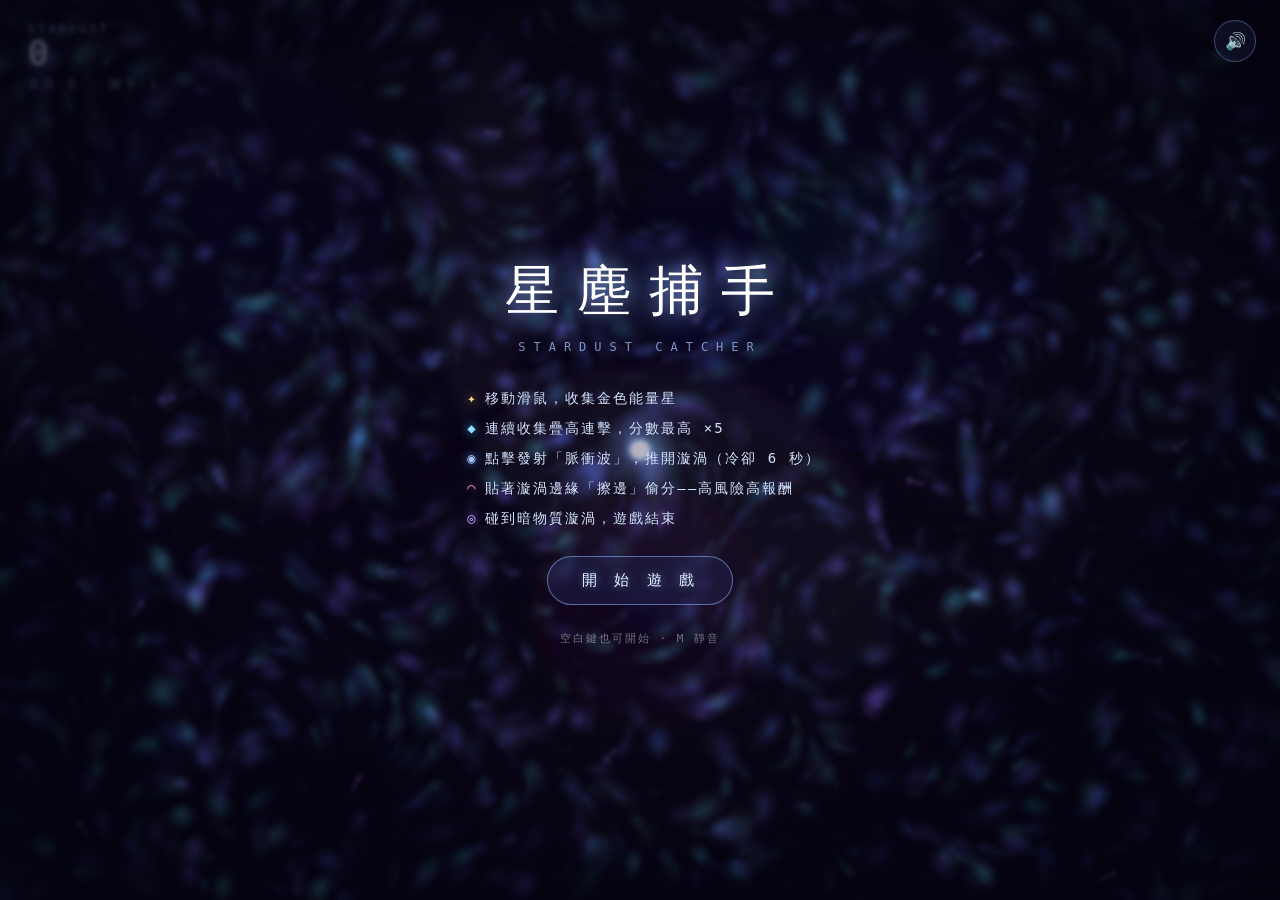
<file: stardust.html>
<!DOCTYPE html>
<html lang="zh-TW">
<head>
<meta charset="UTF-8" />
<meta name="viewport" content="width=device-width, initial-scale=1.0, maximum-scale=1.0, user-scalable=no, viewport-fit=cover" />
<title>星塵捕手 · Stardust Catcher</title>
<meta name="description" content="在生成藝術的粒子流場中收集能量星、閃避暗物質漩渦。連擊、脈衝波、擦邊、彗星——免費網頁小遊戲，手機電腦都能玩。" />
<meta property="og:title" content="星塵捕手 · Stardust Catcher" />
<meta property="og:description" content="在生成藝術的粒子流場中收集能量星、閃避暗物質漩渦。免費，手機電腦都能玩。" />
<meta property="og:type" content="website" />
<meta property="og:url" content="https://harryjia.com/stardust" />
<meta property="og:image" content="https://harryjia.com/images/og-stardust.jpg" />
<meta name="twitter:card" content="summary_large_image" />
<link rel="icon" href='data:image/svg+xml,<svg xmlns="http://www.w3.org/2000/svg" viewBox="0 0 100 100"><text y=".9em" font-size="90">🌌</text></svg>' />
<!-- 手機／加入主畫面體驗 -->
<meta name="theme-color" content="#05030f" />
<meta name="mobile-web-app-capable" content="yes" />
<meta name="apple-mobile-web-app-capable" content="yes" />
<meta name="apple-mobile-web-app-status-bar-style" content="black-translucent" />
<style>
  /* ===================== 基本版面 ===================== */
  * { margin: 0; padding: 0; box-sizing: border-box; }

  html, body {
    width: 100%;
    height: 100%;
    overflow: hidden;
    background: #05030f;
    cursor: none;                  /* 隱藏系統游標，改用畫布上的發光游標 */
    font-family: ui-monospace, "SF Mono", Menlo, Consolas, monospace;
    -webkit-user-select: none;
    user-select: none;
    touch-action: none;
  }

  #game { display: block; position: fixed; inset: 0; }

  /* 暗角（vignette）：讓畫面四周自然沉下去，質感關鍵 */
  body::after {
    content: '';
    position: fixed; inset: 0;
    pointer-events: none;
    z-index: 4;
    background: radial-gradient(ellipse at center,
      rgba(0,0,0,0) 55%, rgba(2,1,10,0.42) 100%);
  }

  /* ===================== 左上角 HUD ===================== */
  #hud {
    position: fixed; z-index: 10;
    /* iPhone 瀏海／動態島安全區：取安全區與預設值較大者 */
    top: max(22px, env(safe-area-inset-top));
    left: max(28px, env(safe-area-inset-left));
    color: #bcd6ff; letter-spacing: 3px;
    pointer-events: none;
    text-shadow: 0 0 10px rgba(90,140,255,.35);
  }
  #hud .label { font-size: 12px; font-weight: 300; opacity: .7; }
  #score-num {
    display: inline-block;
    font-size: 34px; font-weight: 300; line-height: 1;
    color: #eaf4ff;
    transform-origin: left center;
    text-shadow: 0 0 12px rgba(140,190,255,.85), 0 0 28px rgba(90,140,255,.5);
  }
  #hud .best { margin-top: 6px; font-size: 12px; font-weight: 300; opacity: .55; }

  /* 連擊倍率小徽章 */
  #combo {
    margin-top: 10px;
    display: inline-flex; flex-direction: column; gap: 4px;
    padding: 5px 12px;
    border: 1px solid rgba(255,200,110,.5);
    border-radius: 8px;
    background: rgba(255,190,90,.08);
  }
  #combo-x {
    font-size: 18px; font-weight: 600; letter-spacing: 2px;
    color: #ffd98f;
    text-shadow: 0 0 12px rgba(255,190,90,.8);
  }
  #combo-bar {
    width: 66px; height: 3px; border-radius: 2px;
    background: rgba(255,200,110,.18);
    overflow: hidden;
  }
  #combo-bar i {
    display: block; height: 100%; width: 100%;
    background: #ffcf7a;
    box-shadow: 0 0 8px rgba(255,200,110,.9);
  }
  .hidden { display: none !important; }

  /* 靜音按鈕 */
  #mute {
    position: fixed; z-index: 30;
    top: max(20px, env(safe-area-inset-top));
    right: max(24px, env(safe-area-inset-right));
    width: 42px; height: 42px;
    border-radius: 50%;
    border: 1px solid rgba(150,180,255,.35);
    background: rgba(120,150,255,.08);
    color: #cfe0ff; font-size: 17px;
    cursor: pointer;
    transition: all .2s ease;
  }
  #mute:hover { background: rgba(140,170,255,.18); border-color: rgba(190,210,255,.7); }

  /* 遊戲中提示（脈衝教學） */
  #hint {
    position: fixed; left: 50%; transform: translateX(-50%);
    bottom: max(42px, env(safe-area-inset-bottom));
    z-index: 10;
    color: #cfe0ff; font-size: 14px; font-weight: 300; letter-spacing: 2px;
    opacity: 0; pointer-events: none;
    text-shadow: 0 0 14px rgba(90,140,255,.5);
    transition: opacity 1s ease;
  }

  /* ===================== 覆蓋層（主選單 / 結束畫面） ===================== */
  .overlay {
    position: fixed; inset: 0; z-index: 20;
    display: flex; flex-direction: column;
    align-items: center; justify-content: center;
    gap: 22px; text-align: center;
    color: #eaf0ff;
    background: radial-gradient(ellipse at center, rgba(20,6,40,.30), rgba(5,3,15,.72));
    backdrop-filter: blur(2px);
    -webkit-backdrop-filter: blur(2px);
    opacity: 0; pointer-events: none;
    transition: opacity .7s ease;
    cursor: default;
  }
  .overlay.show { opacity: 1; pointer-events: auto; }

  .btn {
    padding: 14px 34px;
    font-family: inherit;
    font-size: 15px; letter-spacing: 4px;
    color: #eaf4ff;
    background: rgba(120,150,255,.10);
    border: 1px solid rgba(150,180,255,.55);
    border-radius: 999px;
    cursor: pointer;
    backdrop-filter: blur(4px);
    transition: all .25s ease;
    text-shadow: 0 0 10px rgba(120,180,255,.6);
  }
  .btn:hover {
    background: rgba(140,170,255,.22);
    border-color: rgba(190,210,255,.9);
    box-shadow: 0 0 26px rgba(120,160,255,.5);
    transform: translateY(-1px);
  }

  /* ---- 主選單 ---- */
  .menu-title {
    font-size: 54px; font-weight: 200; letter-spacing: 18px;
    padding-left: 18px;   /* 抵銷 letter-spacing 造成的視覺偏移 */
    color: #fff;
    text-shadow: 0 0 24px rgba(150,190,255,.9), 0 0 60px rgba(100,140,255,.5);
  }
  .menu-sub {
    font-size: 12px; letter-spacing: 8px; font-weight: 300;
    color: #9ab4e8; opacity: .8; margin-top: -10px;
  }
  .menu-list {
    list-style: none;
    margin: 14px 0 6px;
    display: flex; flex-direction: column; gap: 12px;
    font-size: 14px; font-weight: 300; letter-spacing: 2px;
    color: #d7e4ff;
    text-align: left;
  }
  .menu-list .mk { display: inline-block; width: 26px; text-align: center; }
  .mk.gold   { color: #ffd98f; text-shadow: 0 0 10px rgba(255,190,90,.9); }
  .mk.cyan   { color: #8fe0ff; text-shadow: 0 0 10px rgba(90,200,255,.9); }
  .mk.blue   { color: #a8c4ff; text-shadow: 0 0 10px rgba(120,160,255,.9); }
  .mk.pink   { color: #ff9ad8; text-shadow: 0 0 10px rgba(255,110,200,.9); }
  .mk.purple { color: #c9a6ff; text-shadow: 0 0 10px rgba(170,100,255,.9); }
  .menu-tip { font-size: 11px; letter-spacing: 2px; opacity: .45; margin-top: 4px; }

  /* ---- 結束畫面 ---- */
  #gameover .title {
    font-size: 15px; letter-spacing: 8px; font-weight: 300;
    color: #c9a6ff;
    text-shadow: 0 0 16px rgba(160,90,255,.6);
  }
  #gameover .final {
    font-size: 84px; font-weight: 200; line-height: 1;
    color: #fff;
    text-shadow: 0 0 22px rgba(255,210,120,.8), 0 0 50px rgba(255,170,70,.5);
  }
  .stats { display: flex; gap: 38px; margin-top: 2px; }
  .stat { display: flex; flex-direction: column; gap: 5px; }
  .stat-v {
    font-size: 22px; font-weight: 300; color: #dcebff;
    text-shadow: 0 0 12px rgba(140,190,255,.6);
  }
  .stat-k { font-size: 11px; letter-spacing: 3px; opacity: .55; }
  #new-record {
    font-size: 13px; letter-spacing: 5px;
    color: #ffe9a8;
    text-shadow: 0 0 16px rgba(255,210,110,.9);
    animation: recpulse 1.4s ease-in-out infinite;
  }
  @keyframes recpulse {
    0%,100% { opacity: .75; transform: scale(1); }
    50%     { opacity: 1;   transform: scale(1.06); }
  }
  #gameover .subtip { font-size: 11px; letter-spacing: 2px; opacity: .4; }

  /* ---- 小螢幕（手機）排版 ---- */
  @media (max-width: 600px) {
    .menu-title { font-size: 38px; letter-spacing: 10px; padding-left: 10px; }
    .menu-sub { letter-spacing: 5px; }
    .menu-list { font-size: 13px; gap: 10px; padding: 0 24px; }
    #gameover .final { font-size: 60px; }
    .stats { gap: 22px; }
    .stat-v { font-size: 18px; }
    #hud { top: 14px; left: 16px; }
    #score-num { font-size: 28px; }
    #mute { top: 12px; right: 14px; width: 38px; height: 38px; }
    #hint { bottom: 28px; font-size: 12px; width: 90%; text-align: center; }
  }
</style>
</head>
<body>
  <canvas id="game"></canvas>

  <!-- 左上角分數 HUD -->
  <div id="hud">
    <div class="label">STARDUST</div>
    <span id="score-num">0</span>
    <div class="best">最高 <span id="best-num">0</span> · 關卡 <span id="level-num">1</span></div>
    <div id="combo" class="hidden">
      <span id="combo-x">×2</span>
      <div id="combo-bar"><i></i></div>
    </div>
  </div>

  <button id="mute" title="靜音切換（M）">🔊</button>
  <div id="hint"></div>

  <!-- 主選單 -->
  <div id="menu" class="overlay show">
    <div class="menu-title">星塵捕手</div>
    <div class="menu-sub">STARDUST CATCHER</div>
    <ul class="menu-list">
      <li><span class="mk gold">✦</span>移動滑鼠，收集金色能量星</li>
      <li><span class="mk cyan">◆</span>連續收集疊高連擊，分數最高 ×5</li>
      <li><span class="mk blue">◉</span>點擊發射「脈衝波」，推開漩渦（冷卻 6 秒）</li>
      <li><span class="mk pink">◠</span>貼著漩渦邊緣「擦邊」偷分——高風險高報酬</li>
      <li><span class="mk purple">◎</span>碰到暗物質漩渦，遊戲結束</li>
    </ul>
    <button id="start" class="btn">開 始 遊 戲</button>
    <div class="menu-tip">空白鍵也可開始 · M 靜音</div>
  </div>

  <!-- 結束畫面 -->
  <div id="gameover" class="overlay">
    <div class="title">GAME OVER</div>
    <div class="final" id="final-score">0</div>
    <div id="new-record" class="hidden">★ 新 紀 錄 ★</div>
    <div class="stats">
      <div class="stat"><div class="stat-v" id="stat-combo">×1</div><div class="stat-k">最高連擊</div></div>
      <div class="stat"><div class="stat-v" id="stat-stars">0</div><div class="stat-k">收集星數</div></div>
      <div class="stat"><div class="stat-v" id="stat-time">0:00</div><div class="stat-k">存活時間</div></div>
    </div>
    <button id="restart" class="btn">再 來 一 局</button>
    <div class="subtip">空白鍵也可重新開始</div>
  </div>

<script>
/* =====================================================================
   星塵捕手 Stardust Catcher — v2
   ---------------------------------------------------------------------
   純 HTML / CSS / JS，零相依（Simplex Noise 內嵌）。
   v2 相較 v1 的重點：
   ・玩法：連擊倍率、脈衝波（點擊）、擦邊得分、藍色脈衝星、彗星事件、
           漩渦輕微追蹤玩家、慢動作死亡演出、主選單與統計結算。
   ・視覺：向量場筆觸層（致敬 vector-field 參考元件）、星雲底色、
           游標彗尾、震屏、升級閃字、浮動得分。
   ・效能：流場改為粗網格＋雙線性取樣（噪聲呼叫大減）、
           拖尾層以 1× 邏輯解析度渲染再放大（Retina 省 75% 填充率）。
   ===================================================================== */


/* =====================================================================
   1) SimplexNoise ── 內嵌版（改編自 Stefan Gustavson 的公有領域實作）
   ===================================================================== */
class SimplexNoise {
  constructor(seed = Math.random()) {
    const grad3 = [1,1,0,-1,1,0,1,-1,0,-1,-1,0,1,0,1,-1,0,1,1,0,-1,-1,0,-1,0,1,1,0,-1,1,0,1,-1,0,-1,-1];
    this.grad3 = grad3;
    const p = new Uint8Array(256);
    for (let i = 0; i < 256; i++) p[i] = i;
    let n = Math.floor(seed * 2147483647) || 1;
    const rnd = () => { n = (n * 16807) % 2147483647; return (n - 1) / 2147483646; };
    for (let i = 255; i > 0; i--) {
      const r = Math.floor(rnd() * (i + 1));
      const t = p[i]; p[i] = p[r]; p[r] = t;
    }
    this.perm = new Uint8Array(512);
    this.permMod12 = new Uint8Array(512);
    for (let i = 0; i < 512; i++) {
      this.perm[i] = p[i & 255];
      this.permMod12[i] = this.perm[i] % 12;
    }
  }
  noise3D(xin, yin, zin) {
    const perm = this.perm, permMod12 = this.permMod12, grad3 = this.grad3;
    const F3 = 1 / 3, G3 = 1 / 6;
    let n0, n1, n2, n3;
    const s = (xin + yin + zin) * F3;
    const i = Math.floor(xin + s), j = Math.floor(yin + s), k = Math.floor(zin + s);
    const t = (i + j + k) * G3;
    const x0 = xin - (i - t), y0 = yin - (j - t), z0 = zin - (k - t);
    let i1, j1, k1, i2, j2, k2;
    if (x0 >= y0) {
      if (y0 >= z0)      { i1=1;j1=0;k1=0; i2=1;j2=1;k2=0; }
      else if (x0 >= z0) { i1=1;j1=0;k1=0; i2=1;j2=0;k2=1; }
      else               { i1=0;j1=0;k1=1; i2=1;j2=0;k2=1; }
    } else {
      if (y0 < z0)       { i1=0;j1=0;k1=1; i2=0;j2=1;k2=1; }
      else if (x0 < z0)  { i1=0;j1=1;k1=0; i2=0;j2=1;k2=1; }
      else               { i1=0;j1=1;k1=0; i2=1;j2=1;k2=0; }
    }
    const x1 = x0-i1+G3,   y1 = y0-j1+G3,   z1 = z0-k1+G3;
    const x2 = x0-i2+2*G3, y2 = y0-j2+2*G3, z2 = z0-k2+2*G3;
    const x3 = x0-1+3*G3,  y3 = y0-1+3*G3,  z3 = z0-1+3*G3;
    const ii = i & 255, jj = j & 255, kk = k & 255;
    let t0 = 0.6 - x0*x0 - y0*y0 - z0*z0;
    if (t0 < 0) n0 = 0; else { t0*=t0; const g=permMod12[ii+perm[jj+perm[kk]]]*3; n0=t0*t0*(grad3[g]*x0+grad3[g+1]*y0+grad3[g+2]*z0); }
    let t1 = 0.6 - x1*x1 - y1*y1 - z1*z1;
    if (t1 < 0) n1 = 0; else { t1*=t1; const g=permMod12[ii+i1+perm[jj+j1+perm[kk+k1]]]*3; n1=t1*t1*(grad3[g]*x1+grad3[g+1]*y1+grad3[g+2]*z1); }
    let t2 = 0.6 - x2*x2 - y2*y2 - z2*z2;
    if (t2 < 0) n2 = 0; else { t2*=t2; const g=permMod12[ii+i2+perm[jj+j2+perm[kk+k2]]]*3; n2=t2*t2*(grad3[g]*x2+grad3[g+1]*y2+grad3[g+2]*z2); }
    let t3 = 0.6 - x3*x3 - y3*y3 - z3*z3;
    if (t3 < 0) n3 = 0; else { t3*=t3; const g=permMod12[ii+1+perm[jj+1+perm[kk+1]]]*3; n3=t3*t3*(grad3[g]*x3+grad3[g+1]*y3+grad3[g+2]*z3); }
    return 32 * (n0 + n1 + n2 + n3);
  }
}


/* =====================================================================
   2) 工具與貼圖
   ===================================================================== */
const rand  = (a, b) => a + Math.random() * (b - a);
const randI = (a, b) => Math.floor(rand(a, b + 1));
const clamp = (v, lo, hi) => Math.max(lo, Math.min(hi, v));
const TAU = Math.PI * 2;
const MONO = 'ui-monospace, "SF Mono", Menlo, Consolas, monospace';

// 觸控裝置偵測：粒子降載、拖曳操作、震動回饋、衝刺減速都依此切換
const IS_TOUCH = window.matchMedia('(pointer: coarse)').matches;

/** 震動回饋。
 *  打包成 App（Capacitor）時走 iOS/Android 原生觸覺引擎；
 *  純網頁時退回 Vibration API（Android 有效；iOS Safari 不支援，靜默略過）。 */
function vib(pattern) {
  try {
    const H = window.Capacitor && window.Capacitor.Plugins && window.Capacitor.Plugins.Haptics;
    if (H && window.Capacitor.isNativePlatform && window.Capacitor.isNativePlatform()) {
      // 依震動總長挑強度：短=輕、中=中、長（如死亡）=重
      const total = Array.isArray(pattern) ? pattern.reduce((a, b) => a + b, 0) : pattern;
      H.impact({ style: total < 15 ? 'LIGHT' : total < 60 ? 'MEDIUM' : 'HEAVY' });
      return;
    }
    if (navigator.vibrate) navigator.vibrate(pattern);
  } catch (e) {}
}

/** 發光圓點貼圖（離屏 canvas）——重複 drawImage 遠快於每顆畫漸層 */
function makeGlow(r, g, b, size = 32) {
  const cv = document.createElement('canvas');
  cv.width = cv.height = size;
  const c = cv.getContext('2d');
  const half = size / 2;
  const grad = c.createRadialGradient(half, half, 0, half, half, half);
  grad.addColorStop(0,    `rgba(${r},${g},${b},1)`);
  grad.addColorStop(0.25, `rgba(${r},${g},${b},0.55)`);
  grad.addColorStop(1,    `rgba(${r},${g},${b},0)`);
  c.fillStyle = grad;
  c.fillRect(0, 0, size, size);
  return cv;
}

/** 大型星雲貼圖（依關卡色相重建） */
function makeNebula(sizePx, hue) {
  const s = Math.max(64, Math.ceil(sizePx));
  const cv = document.createElement('canvas');
  cv.width = cv.height = s;
  const c = cv.getContext('2d');
  const g = c.createRadialGradient(s/2, s/2, 0, s/2, s/2, s/2);
  g.addColorStop(0,   `hsla(${hue},70%,60%,0.55)`);
  g.addColorStop(0.5, `hsla(${hue+30},75%,50%,0.22)`);
  g.addColorStop(1,   `hsla(${hue+30},75%,50%,0)`);
  c.fillStyle = g;
  c.fillRect(0, 0, s, s);
  return cv;
}

// 調色盤
const COOL = [                       // 背景星塵（冷色）
  makeGlow(70, 110, 235), makeGlow(120, 90, 230), makeGlow(70, 70, 190),
  makeGlow(50, 170, 190), makeGlow(80, 200, 210), makeGlow(110, 130, 255),
];
const WARM = [                       // 金色能量星／彗星
  makeGlow(255, 210, 110), makeGlow(255, 170, 90), makeGlow(255, 240, 200),
];
const CYAN = [                       // 藍色脈衝星
  makeGlow(120, 220, 255), makeGlow(160, 240, 255), makeGlow(230, 250, 255),
];
const SHARDS = [                     // 漩渦碎片／軌道粒子
  makeGlow(170, 90, 255), makeGlow(230, 90, 200), makeGlow(230, 220, 255),
];


/* =====================================================================
   3) 畫布與雙層架構
   ===================================================================== */
const canvas = document.getElementById('game');
const ctx = canvas.getContext('2d');

// 拖尾層：只有「背景星塵＋星雲＋向量場」畫在這，累積出絲綢極光；
// 以 1× 邏輯解析度渲染再放大到可見層 → Retina 省 75% 填充率＋免費柔光。
const trail = document.createElement('canvas');
const tctx = trail.getContext('2d');

let W = 0, H = 0;
let prevW = 0, prevH = 0;
let DPR = 1;

const simplex = new SimplexNoise();


/* =====================================================================
   4) 流場：粗網格 + 雙線性取樣（效能核心優化）
   每格 44px，噪聲呼叫從「每粒子每幀」降為「每格每幀」（約 -60%）。
   向量場筆觸層直接重用同一批格點 → 零額外噪聲成本。
   ===================================================================== */
const FLOW_CELL = 44;
const FLOW_SCALE = 0.0016;
let flowTime = rand(0, 100);
let flowCols = 0, flowRows = 0, flowVX = null, flowVY = null;

function rebuildFlowGrid() {
  flowCols = Math.ceil(W / FLOW_CELL) + 2;
  flowRows = Math.ceil(H / FLOW_CELL) + 2;
  flowVX = new Float32Array(flowCols * flowRows);
  flowVY = new Float32Array(flowCols * flowRows);
  recomputeFlow();
}
function recomputeFlow() {
  let i = 0;
  for (let r = 0; r < flowRows; r++) {
    const ny = r * FLOW_CELL * FLOW_SCALE;
    for (let c = 0; c < flowCols; c++, i++) {
      const a = simplex.noise3D(c * FLOW_CELL * FLOW_SCALE, ny, flowTime) * TAU;
      flowVX[i] = Math.cos(a);
      flowVY[i] = Math.sin(a);
    }
  }
}
const _fs = { x: 0, y: 0 };   // 共用暫存物件，避免每次取樣配置記憶體
function sampleFlow(x, y, out) {
  let gx = x / FLOW_CELL, gy = y / FLOW_CELL;
  if (gx < 0) gx = 0; if (gy < 0) gy = 0;
  const mx = flowCols - 2, my = flowRows - 2;
  if (gx > mx) gx = mx; if (gy > my) gy = my;
  const cx = Math.floor(gx), cy = Math.floor(gy);
  const fx = gx - cx, fy = gy - cy;
  const i00 = cy * flowCols + cx, i10 = i00 + 1, i01 = i00 + flowCols, i11 = i01 + 1;
  const vx0 = flowVX[i00] + (flowVX[i10] - flowVX[i00]) * fx;
  const vx1 = flowVX[i01] + (flowVX[i11] - flowVX[i01]) * fx;
  out.x = vx0 + (vx1 - vx0) * fy;
  const vy0 = flowVY[i00] + (flowVY[i10] - flowVY[i00]) * fx;
  const vy1 = flowVY[i01] + (flowVY[i11] - flowVY[i01]) * fx;
  out.y = vy0 + (vy1 - vy0) * fy;
}


/* =====================================================================
   5) 音效（WebAudio 合成，零音檔；瀏覽器需要一次點擊解鎖）
   ===================================================================== */
let AC = null;
let muted = false;
try { muted = localStorage.getItem('stardust_muted') === '1'; } catch (e) {}

// iOS 靜音撥桿繞過：第一次觸控時播放無聲循環 <audio>，把音訊 session 提升為
// 「媒體播放」類別 → Web Audio 不再被 iPhone 實體靜音鍵消音（手遊標準做法）。
let unlockAudio = null, audioUnlocked = false;
function unlockIOSAudio() {
  if (audioUnlocked) return;
  audioUnlocked = true;
  try {
    if (!unlockAudio) {
      unlockAudio = new Audio('[data-uri]');
      unlockAudio.loop = true;
      unlockAudio.volume = 0.01;   // 近乎無聲（設 0 可能被系統忽略）
      unlockAudio.setAttribute('playsinline', '');
    }
    unlockAudio.play().catch(() => { audioUnlocked = false; });  // 失敗則下次手勢再試
  } catch (e) { audioUnlocked = false; }
}

function ac() {
  try {
    if (!AC) AC = new (window.AudioContext || window.webkitAudioContext)();
    if (AC.state === 'suspended') AC.resume();
    return AC;
  } catch (e) { return null; }
}
function tone(freq, dur, opt = {}) {
  if (muted) return;
  const a = ac(); if (!a) return;
  const { type = 'sine', vol = 0.12, slide = 1, delay = 0 } = opt;
  const t0 = a.currentTime + delay;
  const o = a.createOscillator(), g = a.createGain();
  o.type = type;
  o.frequency.setValueAtTime(freq, t0);
  o.frequency.exponentialRampToValueAtTime(Math.max(20, freq * slide), t0 + dur);
  g.gain.setValueAtTime(vol, t0);
  g.gain.exponentialRampToValueAtTime(0.0001, t0 + dur);
  o.connect(g).connect(a.destination);
  o.start(t0); o.stop(t0 + dur + 0.05);
}
let noiseBuf = null;
function noiseBurstSfx(dur, vol, delay = 0, freq = 600) {
  if (muted) return;
  const a = ac(); if (!a) return;
  if (!noiseBuf) {
    noiseBuf = a.createBuffer(1, a.sampleRate, a.sampleRate);
    const d = noiseBuf.getChannelData(0);
    for (let i = 0; i < d.length; i++) d[i] = Math.random() * 2 - 1;
  }
  const t0 = a.currentTime + delay;
  const src = a.createBufferSource(); src.buffer = noiseBuf;
  const f = a.createBiquadFilter(); f.type = 'lowpass';
  f.frequency.setValueAtTime(freq, t0);
  f.frequency.exponentialRampToValueAtTime(80, t0 + dur);
  const g = a.createGain();
  g.gain.setValueAtTime(vol, t0);
  g.gain.exponentialRampToValueAtTime(0.0001, t0 + dur);
  src.connect(f).connect(g).connect(a.destination);
  src.start(t0); src.stop(t0 + dur + 0.05);
}
// 收集音：五聲音階隨連擊爬升，越連越高
const SCALE_FREQ = [523.25, 587.33, 659.25, 783.99, 880, 987.77, 1174.66, 1318.5];
function sfxCollect(comboN, blue) {
  const f = SCALE_FREQ[Math.min(comboN - 1, SCALE_FREQ.length - 1)];
  if (blue) { tone(880, 0.1, { vol: 0.1 }); tone(1318.5, 0.2, { vol: 0.09, delay: 0.06 }); }
  else { tone(f, 0.18, { vol: 0.11 }); tone(f * 2, 0.12, { vol: 0.04, delay: 0.02 }); }
}
function sfxPulse()  { tone(220, 0.35, { vol: 0.18, slide: 0.25 }); noiseBurstSfx(0.28, 0.07, 0, 900); }
function sfxDeath()  { tone(150, 0.9,  { vol: 0.26, slide: 0.15 }); noiseBurstSfx(0.8, 0.22, 0, 500); }
function sfxLevel()  { [523.25, 659.25, 783.99].forEach((f, i) => tone(f, 0.16, { delay: i * 0.09, vol: 0.09 })); }
function sfxComet()  { [659.25, 783.99, 987.77, 1318.5].forEach((f, i) => tone(f, 0.15, { delay: i * 0.07, vol: 0.1 })); }
function sfxWindup() { tone(180, 0.5, { vol: 0.06, slide: 2.2 }); }                                  // 衝刺蓄力：上滑警告音
function sfxLaserWarn() { tone(300, 0.4, { vol: 0.05, slide: 1.6 }); }
function sfxLaser()  { noiseBurstSfx(0.5, 0.14, 0, 2600); tone(140, 0.5, { vol: 0.16, slide: 0.5 }); }
function sfxDash()   { noiseBurstSfx(0.22, 0.1, 0, 1400); tone(520, 0.18, { vol: 0.07, slide: 0.4 }); }  // 衝刺：短促呼嘯


/* =====================================================================
   6) 遊戲常數與狀態
   ===================================================================== */
const DUST_COUNT   = IS_TOUCH ? 900 : 1500;   // 背景星塵（手機降載保流暢）
const MAX_BURST    = 220;    // 特效粒子上限
const DUST_SPEED   = 36;     // 流場基礎速度
const CURSOR_R     = 11;     // 游標半徑
const PULSE_CD     = 6;      // 脈衝冷卻（秒）
const COMBO_WINDOW = 3;      // 連擊視窗（秒）
const GRAZE_BAND   = 34;     // 擦邊區厚度（px）

let state = 'menu';          // 'menu' | 'playing' | 'dying' | 'gameover'
let score = 0, best = 0, level = 0, speedMul = 1;
let combo = 0, comboTimer = 0, mult = 1, comboWindow = COMBO_WINDOW;
let maxMult = 1, starsCollected = 0, runTime = 0;
let pulseCd = 0, pulseReady = true, readyFlash = 0;
let shake = 0, dyingT = 0, levelFlash = 0, levelFlashText = '', hintTimer = 0;
let grazeTick = 0, starTimer = 0, scoreScale = 1;
let cometTimer = 12, comet = null;

let particles = [], stars = [], vortices = [], bursts = [];
let shockwaves = [], rings = [], popups = [], lasers = [];
let laserTimer = 0, laserVolley = 0, laserVolleyT = 0;   // 雷射關的節奏控制
let nebulas = [], nebulaSeeds = [];

const cursor = { x: 0, y: 0 };
const mouse  = { x: 0, y: 0 };
const cursorTrail = [];

// DOM
const scoreNum   = document.getElementById('score-num');
const bestNum    = document.getElementById('best-num');
const levelNum   = document.getElementById('level-num');
const comboEl    = document.getElementById('combo');
const comboX     = document.getElementById('combo-x');
const comboBarI  = document.querySelector('#combo-bar i');
const hintEl     = document.getElementById('hint');
const menuEl     = document.getElementById('menu');
const gameoverEl = document.getElementById('gameover');
const finalScoreEl = document.getElementById('final-score');
const statCombo  = document.getElementById('stat-combo');
const statStars  = document.getElementById('stat-stars');
const statTime   = document.getElementById('stat-time');
const newRecordEl = document.getElementById('new-record');
const muteBtn    = document.getElementById('mute');

try { best = parseInt(localStorage.getItem('stardust_best') || '0', 10) || 0; } catch (e) {}
bestNum.textContent = best;


/* =====================================================================
   7) 類別
   ===================================================================== */

// ---- 背景星塵 ----
class Particle {
  constructor() { this.reset(); }
  reset() {
    this.x = Math.random() * W;
    this.y = Math.random() * H;
    this.sprite = COOL[randI(0, COOL.length - 1)];
    this.size = rand(0.25, 0.95);
    this.alpha = rand(0.035, 0.11);   // 壓低透明度：保留黑色留白，避免中間調霧化
    this.speedMul = rand(0.6, 1.4);
  }
  update(dt) {
    sampleFlow(this.x, this.y, _fs);
    let vx = _fs.x * DUST_SPEED * this.speedMul;
    let vy = _fs.y * DUST_SPEED * this.speedMul;

    // 游標吸引（選單與遊戲中都生效——選單畫面也會跟著游標起舞）
    if (state === 'playing' || state === 'menu') {
      const dx = cursor.x - this.x, dy = cursor.y - this.y;
      const d2 = dx * dx + dy * dy;
      if (d2 < 10000 && d2 > 1) {
        const d = Math.sqrt(d2);
        const f = (1 - d / 100) * 60;
        vx += (dx / d) * f + (-dy / d) * f * 0.6;
        vy += (dy / d) * f + (dx / d) * f * 0.6;
      }
    }
    // 漩渦吸入
    if (state === 'playing' || state === 'dying') {
      for (const v of vortices) {
        const vdx = v.x - this.x, vdy = v.y - this.y;
        const range = v.r * 5;
        const vd2 = vdx * vdx + vdy * vdy;
        if (vd2 < range * range && vd2 > 1) {
          const vd = Math.sqrt(vd2);
          const f = (1 - vd / range) * 90 * v.scale;
          vx += (vdx / vd) * f + (-vdy / vd) * f * 1.1;
          vy += (vdy / vd) * f + (vdx / vd) * f * 1.1;
        }
      }
    }
    // 衝擊波把星塵推成漣漪
    for (const sw of shockwaves) {
      const dx = this.x - sw.x, dy = this.y - sw.y;
      const d = Math.sqrt(dx * dx + dy * dy);
      if (d > 4) {
        const band = Math.abs(d - sw.r);
        if (band < 80) {
          const f = (1 - band / 80) * 380 * clamp(sw.life, 0, 1);
          vx += dx / d * f;
          vy += dy / d * f;
        }
      }
    }

    this.x += vx * dt;
    this.y += vy * dt;
    if (this.x < -20) this.x = W + 20; else if (this.x > W + 20) this.x = -20;
    if (this.y < -20) this.y = H + 20; else if (this.y > H + 20) this.y = -20;
  }
  draw(g) {
    const s = this.sprite.width * this.size;
    g.globalAlpha = this.alpha;
    g.drawImage(this.sprite, this.x - s / 2, this.y - s / 2, s, s);
  }
}

// ---- 能量星（gold：+10×倍率；blue：+30×倍率＋立即充滿脈衝） ----
class Star {
  constructor(x, y) {
    this.x = x; this.y = y;
    this.type = Math.random() < 0.15 ? 'blue' : 'gold';
    this.r = this.type === 'blue' ? rand(9, 12) : rand(8, 15);
    this.rot = rand(0, TAU);
    this.rotSpeed = rand(0.4, 1.3) * (Math.random() < 0.5 ? 1 : -1);
    this.pulse = rand(0, TAU);
    this.dead = false;
  }
  update(dt) {
    this.rot += this.rotSpeed * dt;
    this.pulse += dt * 2.5;
  }
  draw() {
    const pr = this.r * (1 + 0.15 * Math.sin(this.pulse));
    const blue = this.type === 'blue';
    ctx.save();
    ctx.translate(this.x, this.y);
    // 外層光暈
    ctx.globalAlpha = 0.9;
    ctx.drawImage(blue ? CYAN[0] : WARM[0], -pr * 3, -pr * 3, pr * 6, pr * 6);
    // 核心
    ctx.globalAlpha = 1;
    const g = ctx.createRadialGradient(0, 0, 0, 0, 0, pr);
    if (blue) {
      g.addColorStop(0,   'rgba(255,255,255,1)');
      g.addColorStop(0.4, 'rgba(150,230,255,0.95)');
      g.addColorStop(1,   'rgba(60,170,255,0)');
    } else {
      g.addColorStop(0,   'rgba(255,255,255,1)');
      g.addColorStop(0.4, 'rgba(255,225,140,0.95)');
      g.addColorStop(1,   'rgba(255,180,60,0)');
    }
    ctx.fillStyle = g;
    ctx.beginPath(); ctx.arc(0, 0, pr, 0, TAU); ctx.fill();
    // 呼吸光環
    ctx.strokeStyle = blue
      ? `rgba(140,220,255,${0.25 + 0.15 * Math.sin(this.pulse * 1.3)})`
      : `rgba(255,210,120,${0.2 + 0.12 * Math.sin(this.pulse * 1.1)})`;
    ctx.lineWidth = 1.2;
    ctx.beginPath(); ctx.arc(0, 0, pr * 1.75, 0, TAU); ctx.stroke();
    // 旋轉光芒
    ctx.rotate(this.rot);
    const rays = blue ? 4 : 6;
    for (let i = 0; i < rays; i++) {
      ctx.rotate(TAU / rays);
      const len = pr * (2.4 + 0.4 * Math.sin(this.pulse + i));
      const lg = ctx.createLinearGradient(0, 0, 0, -len);
      lg.addColorStop(0, blue ? 'rgba(170,230,255,0.55)' : 'rgba(255,230,150,0.55)');
      lg.addColorStop(1, blue ? 'rgba(120,200,255,0)'    : 'rgba(255,200,90,0)');
      ctx.strokeStyle = lg;
      ctx.lineWidth = 1.6;
      ctx.beginPath(); ctx.moveTo(0, 0); ctx.lineTo(0, -len); ctx.stroke();
    }
    ctx.restore();
  }
}

// ---- 暗物質漩渦 ----
class Vortex {
  constructor(x, y) {
    this.x = x; this.y = y;
    this.r = rand(18, 30);
    this.angle = rand(0, TAU);
    this.spin = rand(0.7, 1.3) * (Math.random() < 0.5 ? 1 : -1);
    this.heading = rand(0, TAU);
    this.baseSpeed = rand(20, 36);
    this.kbx = 0; this.kby = 0;      // 脈衝擊退速度
    this.scale = 0;                  // 生成動畫（0→1，未成形前無殺傷力）
    this.flash = 0;                  // 被脈衝擊中／擊殺玩家時閃白
    this.grazeGlow = 0;              // 擦邊提示弧的亮度
    this.entered = false;            // 是否已進場（從畫面外滑入前不吃邊界反彈）
    this.hunt = rand(0.75, 1.25);    // 獵性（個體差異：有的兇、有的懶）
    this.flankA = rand(0, TAU);      // 包抄目標：瞄準游標「旁邊」的偏移點
    this.flankR = rand(40, 150);
    this.flankT = rand(5, 9);
    this.mode = 'cruise';            // cruise | windup | dash | recover（衝刺狀態機）
    this.modeT = 0; this.modeT0 = 1;
    this.dashTimer = rand(6, 12);
    this.dvx = 0; this.dvy = 0;
    this.aimX = 1; this.aimY = 0;    // 衝刺瞄準方向（蓄力前段追蹤玩家，最後 0.3 秒鎖定）
    // 「善變」個性：不定時忽快忽慢、忽然轉向，讓移動難以預測
    this.moodT = rand(1.5, 4);       // 下次變換心情的倒數
    this.speedMood = 1;              // 當前速度倍率（0.45 慢 ~ 1.7 衝）
    this.turnBias = 0;               // 當前額外轉向（正/負＝順/逆時針繞行）
    this.minD = 1e9;                 // 衝刺期間與玩家的最近距離（閃避獎勵用）
    this.orbs = [];                  // 軌道粒子
    const n = randI(4, 6);
    for (let i = 0; i < n; i++) {
      this.orbs.push({ ph: rand(0, TAU), rr: rand(1.25, 1.85), sp: rand(1.2, 2.4) * (Math.random() < 0.5 ? 1 : -1) });
    }
  }
  killR() { return this.r * 0.8 + CURSOR_R; }
  update(dt) {
    this.scale = Math.min(1, this.scale + dt / 0.7);
    this.angle += this.spin * dt * (this.mode === 'windup' ? 3 : 1);  // 蓄力時螺旋加速旋轉（警告訊號）
    this.flash = Math.max(0, this.flash - dt * 3);

    const dxc = cursor.x - this.x, dyc = cursor.y - this.y;
    const dc = Math.hypot(dxc, dyc) || 1;

    // ---- 衝刺狀態機（LEVEL 3 起解鎖；脈衝波可打斷）----
    if (state === 'playing' && this.scale >= 1) {
      if (this.mode === 'cruise') {
        if (level >= 2) {
          this.dashTimer -= dt;
          if (this.dashTimer <= 0 && dc < 560) {
            this.mode = 'windup';
            this.modeT0 = Math.max(0.55, 0.85 - level * 0.025);  // 蓄力至少 0.55 秒（含 0.3 秒鎖定期）
            this.modeT = this.modeT0;
            this.aimX = dxc / dc; this.aimY = dyc / dc;
            sfxWindup();
            if (dc < 420) vib(15);                               // 近距離蓄力：手機震一下提醒
          }
        }
      } else if (this.mode === 'windup') {
        this.modeT -= dt;
        if (this.modeT > 0.3) {
          this.aimX = dxc / dc; this.aimY = dyc / dc;   // 前段：瞄準線追蹤玩家
        }                                                // 最後 0.3 秒：方向鎖定 → 明確的閃避窗口
        if (this.modeT <= 0) {
          this.mode = 'dash'; this.modeT = 0.45; this.minD = 1e9;
          const dspd = dashSpeed();
          this.dvx = this.aimX * dspd;
          this.dvy = this.aimY * dspd;
          sfxDash();
        }
      } else if (this.mode === 'dash') {
        this.modeT -= dt;
        this.minD = Math.min(this.minD, dc);
        // 衝刺殘影
        if (bursts.length < MAX_BURST) {
          bursts.push(new Burst(this.x, this.y, {
            vx: rand(-15, 15), vy: rand(-15, 15), gravity: 0, drag: 0.92,
            sprite: SHARDS[0], size: rand(0.4, 0.8), followFlow: false, life: rand(0.3, 0.6),
          }));
        }
        if (this.modeT <= 0) {
          this.mode = 'recover'; this.modeT = 0.85;
          // 閃避獎勵：衝刺曾貼近玩家但沒擊中
          if (state === 'playing' && this.minD < 130) {
            addScore(10 * mult);
            popups.push(new TextPop(cursor.x, cursor.y - 24, '閃避 +' + (10 * mult), '#9fe8ff', false));
          }
        }
      } else if (this.mode === 'recover') {
        this.modeT -= dt;
        if (this.modeT <= 0) {
          this.mode = 'cruise';
          this.dashTimer = clamp(rand(7, 11) - level * 0.5, 3.2, 11);  // 等級越高衝刺越頻繁
        }
      }
    }

    // ---- 善變：不定時切換速度與轉向意圖（等級越高變化越頻繁、越極端）----
    if (state === 'playing') {
      this.moodT -= dt;
      if (this.moodT <= 0) {
        const spread = Math.min(0.75, 0.35 + level * 0.06);   // 隨難度加大速度落差
        this.speedMood = 1 + rand(-spread, spread * 1.1);      // 忽慢忽快
        this.turnBias = rand(-1, 1) * (0.5 + level * 0.12);    // 忽然改繞行方向
        this.moodT = Math.max(0.8, rand(1.6, 3.6) - level * 0.12);
      }
    }
    // ---- 巡航轉向 ----
    this.heading += simplex.noise3D(this.x * 0.002, this.y * 0.002, flowTime * 2) * dt * 1.2;
    this.heading += this.turnBias * dt;   // 善變的側向偏轉
    if (state === 'playing') {
      // 包抄：瞄準游標「旁邊」的個人偏移點（定期換位）→ 群體會從四面八方圍上來，不會擠成一團
      this.flankT -= dt;
      if (this.flankT <= 0) { this.flankA = rand(0, TAU); this.flankR = rand(40, 150); this.flankT = rand(5, 9); }
      const tx = cursor.x + Math.cos(this.flankA) * this.flankR;
      const ty = cursor.y + Math.sin(this.flankA) * this.flankR;
      const ta = Math.atan2(ty - this.y, tx - this.x);
      let diff = ta - this.heading;
      while (diff > Math.PI) diff -= TAU;
      while (diff < -Math.PI) diff += TAU;
      this.heading += clamp(diff, -1.2, 1.2) * (0.5 + level * 0.18) * this.hunt * dt;  // 轉向力隨等級無上限成長
    }

    // ---- 移動 ----
    let spd = this.baseSpeed * speedMul * this.hunt * this.speedMood;
    if (state === 'playing' && dc < 320) spd *= 1 + (1 - dc / 320) * 0.85;   // 貼近玩家時加速：真正的追擊壓力
    if (this.mode === 'windup') spd *= 0.2;
    else if (this.mode === 'recover') spd *= 0.45;

    let mvx = Math.cos(this.heading) * spd + this.kbx;
    let mvy = Math.sin(this.heading) * spd + this.kby;
    if (this.mode === 'dash') { mvx += this.dvx; mvy += this.dvy; }
    this.x += mvx * dt;
    this.y += mvy * dt;
    const kd = Math.exp(-3.2 * dt);
    this.kbx *= kd; this.kby *= kd;

    // 邊界：從畫面外滑入前不反彈，進場後才反彈
    if (!this.entered) {
      if (this.x > this.r && this.x < W - this.r && this.y > this.r && this.y < H - this.r) this.entered = true;
    } else {
      if (this.x < this.r)     { this.x = this.r;     this.heading = Math.PI - this.heading; this.kbx *= -0.5; }
      if (this.x > W - this.r) { this.x = W - this.r; this.heading = Math.PI - this.heading; this.kbx *= -0.5; }
      if (this.y < this.r)     { this.y = this.r;     this.heading = -this.heading; this.kby *= -0.5; }
      if (this.y > H - this.r) { this.y = H - this.r; this.heading = -this.heading; this.kby *= -0.5; }
    }
    for (const o of this.orbs) o.ph += o.sp * dt;
  }
  drawVoid() {
    const vr = this.r * 2.2 * this.scale;
    if (vr < 1) return;
    const g = ctx.createRadialGradient(this.x, this.y, 0, this.x, this.y, vr);
    g.addColorStop(0,   'rgba(2,0,8,0.95)');
    g.addColorStop(0.6, 'rgba(10,2,24,0.6)');
    g.addColorStop(1,   'rgba(10,2,24,0)');
    ctx.fillStyle = g;
    ctx.beginPath(); ctx.arc(this.x, this.y, vr, 0, TAU); ctx.fill();
  }
  drawArms() {
    const s = this.scale;
    if (s <= 0.02) return;
    ctx.save();
    ctx.translate(this.x, this.y);
    ctx.scale(s, s);
    // 雙層螺旋：外層粗暗紫、內層細亮紫反向旋轉 → 立體感
    for (let L = 0; L < 2; L++) {
      const arms = 3, steps = 22;
      const dir = L === 0 ? 1 : -0.7;
      const rMax = this.r * (L === 0 ? 2.15 : 1.3);
      ctx.strokeStyle = L === 0 ? 'rgba(150,60,225,0.42)' : 'rgba(225,150,255,0.55)';
      ctx.lineWidth = L === 0 ? 2.4 : 1.4;
      for (let a = 0; a < arms; a++) {
        ctx.beginPath();
        for (let t = 0; t <= steps; t++) {
          const p = t / steps;
          const rr = p * rMax;
          const ang = this.angle * dir + a * (TAU / arms) + p * (L === 0 ? 3.2 : 4.2);
          const px = Math.cos(ang) * rr, py = Math.sin(ang) * rr;
          if (t === 0) ctx.moveTo(px, py); else ctx.lineTo(px, py);
        }
        ctx.stroke();
      }
    }
    // 核心光與閃白
    ctx.globalAlpha = 0.85;
    ctx.drawImage(SHARDS[0], -this.r, -this.r, this.r * 2, this.r * 2);
    if (this.flash > 0) {
      ctx.globalAlpha = this.flash;
      ctx.drawImage(SHARDS[2], -this.r * 1.6, -this.r * 1.6, this.r * 3.2, this.r * 3.2);
    }
    ctx.globalAlpha = 1;
    ctx.restore();
    // 軌道粒子（世界座標）
    for (const o of this.orbs) {
      const rr = this.r * o.rr * s;
      const px = this.x + Math.cos(o.ph) * rr;
      const py = this.y + Math.sin(o.ph) * rr * 0.92;
      const sz = SHARDS[1].width * 0.35;
      ctx.globalAlpha = 0.55;
      ctx.drawImage(SHARDS[1], px - sz / 2, py - sz / 2, sz, sz);
    }
    ctx.globalAlpha = 1;
    // 衝刺蓄力警告環：紅粉色、向內收縮
    if (this.mode === 'windup') {
      const f = clamp(this.modeT / this.modeT0, 0, 1);
      ctx.strokeStyle = `rgba(255,90,140,${(1 - f) * 0.85})`;
      ctx.lineWidth = 2.5;
      ctx.beginPath();
      ctx.arc(this.x, this.y, this.killR() + 10 + f * 42, 0, TAU);
      ctx.stroke();

      // 預瞄軌跡線：流動虛線＋箭頭。前段跟著玩家（粉紅），最後 0.3 秒鎖定（亮紅）＝閃避窗口
      const locked = this.modeT <= 0.3;
      const prog = 1 - f;
      const len = dashSpeed() * 0.45;                       // 與實際衝刺距離一致
      const sx0 = this.x + this.aimX * this.r;
      const sy0 = this.y + this.aimY * this.r;
      const ex = this.x + this.aimX * len;
      const ey = this.y + this.aimY * len;
      ctx.save();
      ctx.setLineDash([7, 7]);
      ctx.lineDashOffset = -performance.now() * 0.02;       // 虛線朝衝刺方向流動
      const lg = ctx.createLinearGradient(sx0, sy0, ex, ey);
      if (locked) {
        lg.addColorStop(0, 'rgba(255,90,130,1)');
        lg.addColorStop(1, 'rgba(255,90,130,0.3)');
      } else {
        lg.addColorStop(0, `rgba(255,150,190,${0.45 + prog * 0.35})`);
        lg.addColorStop(1, 'rgba(255,150,190,0.12)');
      }
      ctx.strokeStyle = lg;
      ctx.lineWidth = locked ? 3.2 : 2;
      ctx.beginPath(); ctx.moveTo(sx0, sy0); ctx.lineTo(ex, ey); ctx.stroke();
      ctx.setLineDash([]);
      // 終點箭頭
      const aa = Math.atan2(this.aimY, this.aimX);
      ctx.strokeStyle = locked ? 'rgba(255,80,120,0.9)' : 'rgba(255,140,180,0.5)';
      ctx.lineWidth = 2;
      ctx.beginPath();
      ctx.moveTo(ex, ey);
      ctx.lineTo(ex - 10 * Math.cos(aa - 0.5), ey - 10 * Math.sin(aa - 0.5));
      ctx.moveTo(ex, ey);
      ctx.lineTo(ex - 10 * Math.cos(aa + 0.5), ey - 10 * Math.sin(aa + 0.5));
      ctx.stroke();
      ctx.restore();
    }
    // 擦邊提示弧（面向玩家、粉紅色，越近越亮）
    if (this.grazeGlow > 0.03) {
      const a = Math.atan2(cursor.y - this.y, cursor.x - this.x);
      ctx.strokeStyle = `rgba(255,120,200,${this.grazeGlow * 0.75})`;
      ctx.lineWidth = 2;
      ctx.beginPath();
      ctx.arc(this.x, this.y, this.killR() + 13, a - 0.7, a + 0.7);
      ctx.stroke();
    }
  }
}

// ---- 特效粒子 ----
class Burst {
  constructor(x, y, opt) {
    this.x = x; this.y = y;
    this.vx = opt.vx; this.vy = opt.vy;
    this.gravity = opt.gravity;
    this.drag = opt.drag;
    this.sprite = opt.sprite;
    this.size = opt.size;
    this.followFlow = opt.followFlow;
    this.life = opt.life;
    this.maxLife = opt.life;
    this.dead = false;
  }
  update(dt) {
    if (this.followFlow) {
      sampleFlow(this.x, this.y, _fs);
      this.vx += _fs.x * 40 * dt;
      this.vy += _fs.y * 40 * dt;
    }
    this.vy += this.gravity * dt;
    const d = Math.pow(this.drag, dt * 60);
    this.vx *= d; this.vy *= d;
    this.x += this.vx * dt;
    this.y += this.vy * dt;
    this.life -= dt;
    if (this.life <= 0) this.dead = true;
  }
  draw() {
    const k = this.life / this.maxLife;
    const s = this.sprite.width * this.size * 2 * (0.5 + k * 0.5);
    ctx.globalAlpha = clamp(k, 0, 1) * 0.9;
    ctx.drawImage(this.sprite, this.x - s / 2, this.y - s / 2, s, s);
  }
}

// ---- 彗星（稀有事件：橫越畫面，接住 +100×倍率） ----
class Comet {
  constructor() {
    const m = 80;
    const side = randI(0, 3);
    if (side === 0)      { this.x = -m;    this.y = rand(H * 0.15, H * 0.85); }
    else if (side === 1) { this.x = W + m; this.y = rand(H * 0.15, H * 0.85); }
    else if (side === 2) { this.x = rand(W * 0.15, W * 0.85); this.y = -m; }
    else                 { this.x = rand(W * 0.15, W * 0.85); this.y = H + m; }
    const tx = W * rand(0.3, 0.7), ty = H * rand(0.3, 0.7);
    const d = Math.hypot(tx - this.x, ty - this.y);
    const sp = rand(300, 420);
    this.vx = (tx - this.x) / d * sp;
    this.vy = (ty - this.y) / d * sp;
    this.r = 9;
    this.hist = [];
    this.dead = false;
  }
  update(dt) {
    this.x += this.vx * dt;
    this.y += this.vy * dt;
    this.hist.unshift({ x: this.x, y: this.y });
    if (this.hist.length > 18) this.hist.pop();
    // 尾焰
    if (bursts.length < MAX_BURST) {
      for (let i = 0; i < 2; i++) {
        bursts.push(new Burst(this.x + rand(-3, 3), this.y + rand(-3, 3), {
          vx: this.vx * -0.06 + rand(-14, 14),
          vy: this.vy * -0.06 + rand(-14, 14),
          gravity: 0, drag: 0.9,
          sprite: WARM[randI(0, 2)],
          size: rand(0.25, 0.6),
          followFlow: true,
          life: rand(0.4, 0.9),
        }));
      }
    }
    if (this.x < -120 || this.x > W + 120 || this.y < -120 || this.y > H + 120) this.dead = true;
  }
  draw() {
    for (let i = 0; i < this.hist.length - 1; i++) {
      const k = 1 - i / this.hist.length;
      ctx.strokeStyle = `rgba(255,220,160,${k * 0.5})`;
      ctx.lineWidth = k * 5;
      ctx.beginPath();
      ctx.moveTo(this.hist[i].x, this.hist[i].y);
      ctx.lineTo(this.hist[i + 1].x, this.hist[i + 1].y);
      ctx.stroke();
    }
    const s = WARM[2].width * 1.4;
    ctx.globalAlpha = 1;
    ctx.drawImage(WARM[2], this.x - s / 2, this.y - s / 2, s, s);
    const g = ctx.createRadialGradient(this.x, this.y, 0, this.x, this.y, this.r);
    g.addColorStop(0, 'rgba(255,255,255,1)');
    g.addColorStop(0.6, 'rgba(255,240,200,0.9)');
    g.addColorStop(1, 'rgba(255,220,150,0)');
    ctx.fillStyle = g;
    ctx.beginPath(); ctx.arc(this.x, this.y, this.r, 0, TAU); ctx.fill();
  }
}

// ---- 軌道雷射（每 3 關的「雷射關」出現）----
// 三段式：預警細線（可通過）→ 蓄力變亮 → 開火（致命）→ 消散。
// 一律水平或垂直、位置固定，玩家永遠有安全空間可躲。
class Laser {
  constructor(vertical, pos, warnTime) {
    this.vertical = vertical;   // true=垂直光柱，false=水平光柱
    this.pos = pos;             // 垂直＝x 座標；水平＝y 座標
    this.phase = 'warn';        // warn → fire → fade
    this.t = warnTime;          // 預警時間（隨難度縮短，但有下限）
    this.warnTotal = warnTime;
    this.fireTime = 0.75;       // 開火持續時間
    this.dead = false;
  }
  halfWidth() { return this.phase === 'fire' ? 26 : 3; }
  update(dt) {
    this.t -= dt;
    if (this.t <= 0) {
      if (this.phase === 'warn') { this.phase = 'fire'; this.t = this.fireTime; sfxLaser(); shake = Math.max(shake, 7); vib([25, 40, 25]); }
      else if (this.phase === 'fire') { this.phase = 'fade'; this.t = 0.35; }
      else this.dead = true;
    }
  }
  // 只有 fire 階段才會傷人
  hits(x, y) {
    if (this.phase !== 'fire') return false;
    const d = this.vertical ? Math.abs(x - this.pos) : Math.abs(y - this.pos);
    return d < this.halfWidth() + CURSOR_R * 0.5;
  }
  draw() {
    const V = this.vertical;
    const L = V ? H : W;
    let core, glow, w;
    if (this.phase === 'warn') {
      const k = 1 - this.t / this.warnTotal;           // 越接近開火越亮
      const blink = 0.35 + 0.65 * Math.abs(Math.sin(k * 22));
      core = `rgba(255,90,130,${0.25 + k * 0.5 * blink})`;
      glow = `rgba(255,90,130,${0.06 + k * 0.16})`;
      w = 2 + k * 4;
    } else if (this.phase === 'fire') {
      core = 'rgba(255,150,180,0.75)';
      glow = 'rgba(255,80,120,0.18)';
      w = this.halfWidth() * 2;
    } else {
      const k = clamp(this.t / 0.35, 0, 1);
      core = `rgba(255,180,200,${k * 0.5})`;
      glow = `rgba(255,80,120,${k * 0.2})`;
      w = this.halfWidth() * 2 * k;
    }
    const line = () => {
      ctx.beginPath();
      if (V) { ctx.moveTo(this.pos, 0); ctx.lineTo(this.pos, L); } else { ctx.moveTo(0, this.pos); ctx.lineTo(L, this.pos); }
      ctx.stroke();
    };
    ctx.save();
    ctx.globalCompositeOperation = 'lighter';
    // 外暈用「垂直於光束的漸層」柔和收邊（直接粗描邊會變成硬邊色塊，與畫面質感不符）
    const gw = w * 2.6;
    const g = V
      ? ctx.createLinearGradient(this.pos - gw, 0, this.pos + gw, 0)
      : ctx.createLinearGradient(0, this.pos - gw, 0, this.pos + gw);
    const gm = glow.match(/[\d.]+/g);
    const rgb = `${gm[0]},${gm[1]},${gm[2]}`, ga = parseFloat(gm[3]);
    g.addColorStop(0,    `rgba(${rgb},0)`);
    g.addColorStop(0.38, `rgba(${rgb},${ga * 0.5})`);
    g.addColorStop(0.5,  `rgba(${rgb},${ga})`);
    g.addColorStop(0.62, `rgba(${rgb},${ga * 0.5})`);
    g.addColorStop(1,    `rgba(${rgb},0)`);
    ctx.strokeStyle = g; ctx.lineWidth = gw * 2; line();
    // 核心：實際致命寬度，邊界清楚讓玩家判斷得出來
    ctx.strokeStyle = core; ctx.lineWidth = w; line();
    // 開火時再加一條細白熱線，強調中心
    if (this.phase === 'fire') {
      ctx.strokeStyle = 'rgba(255,255,255,0.9)'; ctx.lineWidth = Math.max(2, w * 0.16); line();
    }
    ctx.restore();
  }
}

// ---- 浮動得分文字 ----
class TextPop {
  constructor(x, y, text, color, big) {
    this.x = x; this.y = y;
    this.text = text; this.color = color; this.big = big;
    this.life = 1.0;
  }
  update(dt) { this.y -= 44 * dt; this.life -= dt; }
  draw() {
    const k = clamp(this.life, 0, 1);
    ctx.globalAlpha = k;
    ctx.fillStyle = this.color;
    ctx.font = (this.big ? '700 20px ' : '600 15px ') + MONO;
    ctx.textAlign = 'center';
    ctx.fillText(this.text, this.x, this.y);
    ctx.globalAlpha = 1;
  }
}

// ---- 擴散圓環特效 ----
class Ring {
  constructor(x, y, opt = {}) {
    this.x = x; this.y = y;
    this.r = opt.r0 || 6;
    this.vr = opt.vr || 380;
    this.life = opt.life || 0.6;
    this.maxLife = this.life;
    this.color = opt.color || 'rgba(255,210,120,';
    this.lw = opt.lw || 3;
  }
  update(dt) { this.r += this.vr * dt; this.life -= dt; }
  draw() {
    const k = clamp(this.life / this.maxLife, 0, 1);
    ctx.strokeStyle = this.color + (k * 0.7) + ')';
    ctx.lineWidth = this.lw * k + 0.5;
    ctx.beginPath(); ctx.arc(this.x, this.y, this.r, 0, TAU); ctx.stroke();
  }
}


/* =====================================================================
   8) 星雲底層
   ===================================================================== */
function initNebulaSeeds() {
  nebulaSeeds = [
    { f: 0.95, hOff: -25, bx: rand(0.2, 0.8),  by: rand(0.2, 0.8),  ph: rand(0, TAU) },
    { f: 0.70, hOff:  15, bx: rand(0.15, 0.85), by: rand(0.15, 0.85), ph: rand(0, TAU) },
    { f: 0.55, hOff:  55, bx: rand(0.15, 0.85), by: rand(0.15, 0.85), ph: rand(0, TAU) },
  ];
}
function rebuildNebulas() {
  const md = Math.min(W, H);
  const baseHue = 225 + level * 22;    // 每升一級，星雲色相緩慢往紫紅漂移
  nebulas = nebulaSeeds.map(sd => ({
    sprite: makeNebula(md * sd.f, baseHue + sd.hOff),
    size: md * sd.f,
    bx: sd.bx, by: sd.by, ph: sd.ph,
  }));
}


/* =====================================================================
   9) 遊戲邏輯
   ===================================================================== */
// 連擊倍率：每 3 連擊 +1 倍，「無上限」——時間壓力（縮短的連擊視窗）才是天花板
function multFor(c) { return 1 + Math.floor(c / 3); }
// 連擊視窗隨倍率縮短：越高倍越難維持（3.0s → 最低 1.3s）
function comboWindowFor(m) { return Math.max(1.3, COMBO_WINDOW - (m - 1) * 0.22); }
// 衝刺速度：隨等級成長；手機螢幕小，衝刺降速 25% 保持公平
function dashSpeed() { return Math.min(640, 380 + level * 28) * (IS_TOUCH ? 0.75 : 1); }
function formatTime(t) {
  const m = Math.floor(t / 60), s = Math.floor(t % 60);
  return m + ':' + String(s).padStart(2, '0');
}

function randomPos(minDistCursor, minDistVortex = 90) {
  for (let tries = 0; tries < 40; tries++) {
    const x = rand(40, W - 40), y = rand(40, H - 40);
    const dx = x - cursor.x, dy = y - cursor.y;
    if (dx * dx + dy * dy < minDistCursor * minDistCursor) continue;
    let ok = true;
    for (const v of vortices) {
      const vdx = x - v.x, vdy = y - v.y;
      if (vdx * vdx + vdy * vdy < minDistVortex * minDistVortex) { ok = false; break; }
    }
    if (ok) return { x, y };
  }
  return { x: rand(40, W - 40), y: rand(40, H - 40) };
}

function addScore(v) {
  score += v;
  scoreNum.textContent = score;
  scoreScale = 1.4;
  updateDifficulty();
}

// 新漩渦從畫面外滑入（不再憑空出現在場中央，也避開游標側）
function spawnVortexEdge() {
  for (let tries = 0; tries < 10; tries++) {
    const m = 50;
    const side = randI(0, 3);
    let x, y;
    if (side === 0)      { x = -m;    y = rand(H * 0.1, H * 0.9); }
    else if (side === 1) { x = W + m; y = rand(H * 0.1, H * 0.9); }
    else if (side === 2) { x = rand(W * 0.1, W * 0.9); y = -m; }
    else                 { x = rand(W * 0.1, W * 0.9); y = H + m; }
    if (Math.hypot(x - cursor.x, y - cursor.y) < 300) continue;   // 別從玩家臉上進場
    const v = new Vortex(x, y);
    v.heading = Math.atan2(H * rand(0.25, 0.75) - y, W * rand(0.25, 0.75) - x);  // 朝場內滑入
    vortices.push(v);
    return;
  }
  const p = randomPos(260);
  vortices.push(new Vortex(p.x, p.y));   // 保底：找不到合適邊就場內生成
}

// 每一級的升級說明（顯示在 LEVEL 閃字下方）
function levelDesc(lv) {
  if (lv === 2) return '漩渦學會衝刺 · 軌道雷射啟動！';
  if (isLaserLevel()) return '⚠ 雷射關 · 漩渦更多更善變';
  const parts = [];
  if (vortexTargetFor(lv) > vortexTargetFor(lv - 1)) parts.push('漩渦 +1');
  parts.push(lv >= 7 ? '更快 · 更善變 · 星星更稀少' : '更快更兇');
  return parts.join(' · ');
}

// 敵人數量：持續成長但趨緩收斂（10→12 關後幾乎不再增加），避免最後畫面塞滿無路可走
function vortexTargetFor(lv) {
  if (lv <= 6) return 2 + lv;                       // 前期：每關 +1（2→8）
  return Math.min(12, 8 + Math.floor((lv - 6) / 2)); // 後期：每 2 關 +1，上限 12
}

function updateDifficulty() {
  const nl = Math.floor(score / 200);
  if (nl > level) {
    level = nl;
    levelNum.textContent = level + 1;
    // 速度：前期爬升快、後期趨緩（用開根號曲線），上限 2.6 倍保可玩性
    speedMul = Math.min(1 + Math.sqrt(level) * 0.30, 2.6);
    const target = vortexTargetFor(level);
    while (vortices.length < target) spawnVortexEdge();
    levelFlash = 1.6;
    levelFlashText = levelDesc(level);
    if (isLaserLevel()) laserTimer = 3.5;   // 剛升級先喘 3.5 秒再開火
    sfxLevel();
    vib([20, 40, 20]);
    rebuildNebulas();
  }
}

// 雷射關：從 LEVEL 3 起，每 3 關（第 3、6、9…關）出現軌道雷射
function isLaserLevel() { return level >= 2 && (level - 2) % 3 === 0; }

// 一次齊射：1~2 道（很後期最多 3 道），刻意留出安全空間
function fireLaserVolley() {
  const n = level >= 11 ? 3 : level >= 5 ? 2 : 1;
  // 預警時間隨難度縮短，但不低於 1.1 秒（保證看得到、閃得掉）
  const warn = Math.max(1.1, 2.0 - level * 0.07);
  const used = [];
  for (let i = 0; i < n; i++) {
    const vertical = Math.random() < 0.5;
    let pos = 0, ok = false;
    for (let t = 0; t < 12 && !ok; t++) {
      pos = vertical ? rand(W * 0.12, W * 0.88) : rand(H * 0.12, H * 0.88);
      // 同向雷射彼此至少隔 220px，避免夾殺無路可逃
      ok = !used.some(u => u.vertical === vertical && Math.abs(u.pos - pos) < 220);
    }
    used.push({ vertical, pos });
    lasers.push(new Laser(vertical, pos, warn));
  }
  sfxLaserWarn();
  showHint('⚠ 雷射預警 — 離開紅線！', 2.2);
}

function refillStars(dt) {
  starTimer -= dt;
  if (stars.length < 5 && starTimer <= 0) {
    const target = randI(8, 12) - Math.min(3, Math.floor(level / 2));   // 後期星星更稀少：逼你移動冒險
    while (stars.length < target) {
      const p = randomPos(100);
      stars.push(new Star(p.x, p.y));
    }
    starTimer = 0.4 * (1 + level * 0.15);
  }
}

function trimBursts() {
  if (bursts.length > MAX_BURST) bursts.splice(0, bursts.length - MAX_BURST);
}

function applyImpulse(x, y, radius, power) {
  for (const v of vortices) {
    const dx = v.x - x, dy = v.y - y;
    const d = Math.hypot(dx, dy);
    if (d < radius && d > 1) {
      const k = (1 - d / radius) * power;
      v.kbx += dx / d * k;
      v.kby += dy / d * k;
      v.flash = Math.max(v.flash, 0.4);
      // 脈衝波可打斷蓄力／衝刺 → 玩家的防身反制
      if (v.mode === 'windup' || v.mode === 'dash') { v.mode = 'recover'; v.modeT = 0.9; }
    }
  }
}

function separateVortices(dt) {
  for (let i = 0; i < vortices.length; i++) {
    for (let j = i + 1; j < vortices.length; j++) {
      const a = vortices[i], b = vortices[j];
      if (a.mode === 'dash' || b.mode === 'dash') continue;   // 衝刺中的漩渦可以穿過同伴
      const dx = b.x - a.x, dy = b.y - a.y;
      const d = Math.hypot(dx, dy);
      const min = (a.r + b.r) * 1.7;                          // 分離距離加大：不再擠成一團
      if (d < min && d > 1) {
        const k = (min - d) / min * 160 * dt;
        a.x -= dx / d * k; a.y -= dy / d * k;
        b.x += dx / d * k; b.y += dy / d * k;
      }
    }
  }
}

function collectStar(s) {
  s.dead = true;
  starsCollected++;
  combo++;
  comboWindow = comboWindowFor(multFor(combo));   // 倍率越高視窗越短
  comboTimer = comboWindow;
  mult = multFor(combo);
  if (mult > maxMult) maxMult = mult;
  if (mult >= 2) { comboEl.classList.remove('hidden'); comboX.textContent = '×' + mult; }

  const blue = s.type === 'blue';
  const val = (blue ? 30 : 10) * mult;
  addScore(val);
  popups.push(new TextPop(s.x, s.y - 16, '+' + val, blue ? '#8fe0ff' : '#ffd98f', mult >= 3));
  rings.push(new Ring(s.x, s.y, {
    vr: blue ? 420 : 300, life: 0.5, lw: 2.5,
    color: blue ? 'rgba(120,210,255,' : 'rgba(255,200,110,',
  }));
  const n = randI(20, 30);
  const pal = blue ? CYAN : WARM;
  for (let i = 0; i < n; i++) {
    const a = rand(0, TAU), spd = rand(20, 90);
    bursts.push(new Burst(s.x, s.y, {
      vx: Math.cos(a) * spd,
      vy: Math.sin(a) * spd - rand(20, 60),
      gravity: -12, drag: 0.94,
      sprite: pal[randI(0, pal.length - 1)],
      size: rand(0.4, 1.0),
      followFlow: true,
      life: rand(1.2, 1.8),
    }));
  }
  sfxCollect(combo, blue);
  vib(blue ? [10, 30, 14] : 12);
  if (blue) {
    // 藍星：脈衝立即充滿 + 迷你衝擊波
    pulseReady = true; pulseCd = 0; readyFlash = 1;
    shockwaves.push({ x: s.x, y: s.y, r: 8, speed: 760, life: 0.55 });
    applyImpulse(s.x, s.y, 300, 260);
  }
  trimBursts();
}

function catchComet() {
  const val = 100 * mult;
  addScore(val);
  starsCollected++;
  popups.push(new TextPop(comet.x, comet.y - 18, '彗星 +' + val, '#ffe9b0', true));
  rings.push(new Ring(comet.x, comet.y, { vr: 620, life: 0.7, lw: 3.5, color: 'rgba(255,225,160,' }));
  for (let i = 0; i < 40; i++) {
    const a = rand(0, TAU), spd = rand(60, 320);
    bursts.push(new Burst(comet.x, comet.y, {
      vx: Math.cos(a) * spd, vy: Math.sin(a) * spd,
      gravity: -8, drag: 0.94,
      sprite: WARM[randI(0, 2)],
      size: rand(0.4, 1.1),
      followFlow: true,
      life: rand(0.9, 1.8),
    }));
  }
  sfxComet();
  vib([15, 25, 30]);
  shake = Math.max(shake, 6);
  comet = null;
  trimBursts();
}

function pulse() {
  if (state !== 'playing' || !pulseReady) return;
  pulseReady = false;
  pulseCd = PULSE_CD;
  shockwaves.push({ x: cursor.x, y: cursor.y, r: 12, speed: 900, life: 0.9 });
  applyImpulse(cursor.x, cursor.y, 430, 540);
  rings.push(new Ring(cursor.x, cursor.y, { vr: 900, life: 0.5, lw: 3, color: 'rgba(170,200,255,' }));
  shake = Math.max(shake, 5);
  sfxPulse();
  vib(20);
}

// 死亡演出：慢動作 → 漩渦全爆 → 結算
function startDeath(v) {
  state = 'dying';
  dyingT = 1.05;
  shake = 24;
  v.flash = 1;
  sfxDeath();
  vib([70, 50, 140]);
  for (let i = 0; i < 34; i++) {
    const a = rand(0, TAU), sp = rand(60, 340);
    bursts.push(new Burst(cursor.x, cursor.y, {
      vx: Math.cos(a) * sp, vy: Math.sin(a) * sp,
      gravity: 140, drag: 0.95,
      sprite: i % 3 ? COOL[5] : SHARDS[2],
      size: rand(0.35, 0.9),
      followFlow: false,
      life: rand(0.6, 1.6),
    }));
  }
  rings.push(new Ring(cursor.x, cursor.y, { vr: 520, life: 0.7, lw: 4, color: 'rgba(200,220,255,' }));
  trimBursts();
}

function finishGameOver() {
  state = 'gameover';
  for (const v of vortices) {
    const n = randI(26, 40);
    for (let i = 0; i < n; i++) {
      const a = rand(0, TAU), spd = rand(120, 420);
      bursts.push(new Burst(v.x, v.y, {
        vx: Math.cos(a) * spd, vy: Math.sin(a) * spd,
        gravity: 220, drag: 0.96,
        sprite: SHARDS[randI(0, SHARDS.length - 1)],
        size: rand(0.5, 1.3),
        followFlow: false,
        life: rand(1.5, 3.2),
      }));
    }
  }
  trimBursts();
  vortices = []; stars = []; comet = null; shockwaves = []; lasers = [];

  if (score > best) {
    best = score;
    bestNum.textContent = best;
    try { localStorage.setItem('stardust_best', String(best)); } catch (e) {}
    newRecordEl.classList.remove('hidden');
  } else {
    newRecordEl.classList.add('hidden');
  }
  finalScoreEl.textContent = score;
  statCombo.textContent = '×' + maxMult;
  statStars.textContent = starsCollected;
  statTime.textContent = formatTime(runTime);
  gameoverEl.classList.add('show');
}

function resetGame() {
  score = 0; level = 0; speedMul = 1;
  combo = 0; comboTimer = 0; mult = 1; comboWindow = COMBO_WINDOW;
  maxMult = 1; starsCollected = 0; runTime = 0;
  pulseCd = 0; pulseReady = true; readyFlash = 0;
  shake = 0; levelFlash = 0; grazeTick = 0;
  cometTimer = rand(10, 15); comet = null;
  stars = []; vortices = []; bursts = [];
  shockwaves = []; rings = []; popups = []; lasers = [];
  laserTimer = 0; laserVolley = 0; laserVolleyT = 0;
  cursorTrail.length = 0;
  starTimer = 0; scoreScale = 1;
  scoreNum.textContent = '0';
  comboEl.classList.add('hidden');
  rebuildNebulas();
  levelNum.textContent = '1';
  levelFlashText = '';
  for (let i = 0; i < 8; i++) { const p = randomPos(100); stars.push(new Star(p.x, p.y)); }
  for (let i = 0; i < 2; i++) spawnVortexEdge();   // 開局漩渦也從邊緣滑入
  gameoverEl.classList.remove('show');
  menuEl.classList.remove('show');
  state = 'playing';
  showHint(IS_TOUCH ? '輕點＝脈衝波 · 紅色虛線＝漩渦衝刺軌跡' : '點擊＝脈衝波 · 紅色虛線＝漩渦衝刺軌跡', 6);
}

function startGame() { ac(); resetGame(); }

function showHint(text, dur) {
  hintEl.textContent = text;
  hintEl.style.opacity = '0.85';
  hintTimer = dur;
}


/* =====================================================================
   10) 更新（與繪製分離）
   ===================================================================== */
function update(dt) {
  flowTime += dt * 0.15;
  recomputeFlow();

  for (const p of particles) p.update(dt);
  for (const sw of shockwaves) { sw.r += sw.speed * dt; sw.life -= dt; }
  shockwaves = shockwaves.filter(s => s.life > 0);
  for (const b of bursts) b.update(dt);
  bursts = bursts.filter(b => !b.dead);
  for (const r of rings) r.update(dt);
  rings = rings.filter(r => r.life > 0);
  for (const t of popups) t.update(dt);
  popups = popups.filter(t => t.life > 0);

  cursor.x += (mouse.x - cursor.x) * clamp(20 * dt, 0, 1);
  cursor.y += (mouse.y - cursor.y) * clamp(20 * dt, 0, 1);
  if (state === 'playing' || state === 'menu') {
    cursorTrail.unshift({ x: cursor.x, y: cursor.y });
    if (cursorTrail.length > 15) cursorTrail.pop();
  }

  scoreScale += (1 - scoreScale) * clamp(12 * dt, 0, 1);
  scoreNum.style.transform = `scale(${scoreScale})`;
  shake *= Math.exp(-5.5 * dt);
  if (shake < 0.05) shake = 0;
  if (levelFlash > 0) levelFlash -= dt;
  if (readyFlash > 0) readyFlash -= dt * 2.2;
  if (hintTimer > 0) { hintTimer -= dt; if (hintTimer <= 0) hintEl.style.opacity = '0'; }

  if (state === 'playing') {
    runTime += dt;
    // 連擊倒數
    if (combo > 0) {
      comboTimer -= dt;
      if (comboTimer <= 0) {
        combo = 0; mult = 1;
        comboEl.classList.add('hidden');
      } else {
        comboBarI.style.width = (comboTimer / comboWindow * 100) + '%';
      }
    }
    // 脈衝冷卻
    if (!pulseReady) {
      pulseCd -= dt;
      if (pulseCd <= 0) { pulseReady = true; readyFlash = 1; }
    }
    refillStars(dt);

    // ---- 雷射關：每隔一段時間來一次齊射 ----
    if (isLaserLevel()) {
      laserTimer -= dt;
      if (laserTimer <= 0) {
        fireLaserVolley();
        // 齊射間隔隨難度縮短，但保底 4.5 秒喘息
        laserTimer = Math.max(4.5, 9 - level * 0.35);
      }
    }
    for (const lz of lasers) lz.update(dt);
    lasers = lasers.filter(l => !l.dead);
    // 雷射命中＝死亡（只有開火階段致命）
    for (const lz of lasers) {
      if (lz.hits(cursor.x, cursor.y)) { startDeath(vortices[0] || { flash: 0, x: cursor.x, y: cursor.y }); break; }
    }

    // 彗星
    if (comet) {
      comet.update(dt);
      if (comet.dead) comet = null;
    } else {
      cometTimer -= dt;
      if (cometTimer <= 0) { comet = new Comet(); cometTimer = rand(14, 24); }
    }
    for (const s of stars) s.update(dt);
    for (const v of vortices) v.update(dt);
    separateVortices(dt);

    // 碰撞：能量星
    for (const s of stars) {
      const dx = s.x - cursor.x, dy = s.y - cursor.y;
      const rr = s.r + CURSOR_R;
      if (dx * dx + dy * dy < rr * rr) collectStar(s);
    }
    stars = stars.filter(s => !s.dead);
    // 碰撞：彗星
    if (comet) {
      const dx = comet.x - cursor.x, dy = comet.y - cursor.y;
      const rr = comet.r + CURSOR_R + 8;
      if (dx * dx + dy * dy < rr * rr) catchComet();
    }
    // 碰撞：漩渦（死亡）＋ 擦邊
    grazeTick -= dt;
    for (const v of vortices) {
      if (v.scale < 0.85) { v.grazeGlow *= 0.9; continue; }   // 未成形不判定
      const dx = v.x - cursor.x, dy = v.y - cursor.y;
      const d = Math.hypot(dx, dy);
      const kd = v.killR();
      if (d < kd) { startDeath(v); break; }
      if (d < kd + GRAZE_BAND) {
        v.grazeGlow = Math.min(1, v.grazeGlow + dt * 6);
        if (grazeTick <= 0) {
          grazeTick = 0.12;
          addScore(2 * mult);
          // 擦邊火花：在游標邊緣朝切線方向噴出
          const px = cursor.x + dx / d * CURSOR_R * 1.4;
          const py = cursor.y + dy / d * CURSOR_R * 1.4;
          for (let i = 0; i < 2; i++) {
            const sgn = Math.random() < 0.5 ? 1 : -1;
            bursts.push(new Burst(px, py, {
              vx: -dy / d * rand(40, 130) * sgn + rand(-20, 20),
              vy: dx / d * rand(40, 130) * sgn + rand(-20, 20),
              gravity: 0, drag: 0.9,
              sprite: SHARDS[randI(1, 2)],
              size: rand(0.2, 0.45),
              followFlow: false,
              life: rand(0.25, 0.5),
            }));
          }
        }
      } else {
        v.grazeGlow = Math.max(0, v.grazeGlow - dt * 4);
      }
    }
  } else if (state === 'dying') {
    // 慢動作：世界以 0.22 倍速演出
    const wdt = dt * 0.22;
    for (const v of vortices) v.update(wdt);
    for (const s of stars) s.update(wdt);
    if (comet) comet.update(wdt);
    dyingT -= dt;
    if (dyingT <= 0) finishGameOver();
  }
}


/* =====================================================================
   11) 繪製
   ===================================================================== */

// 向量場筆觸層（致敬 vector-field 參考元件：格狀短筆觸＋紫色重點箭頭）
function isAccent(c, r) { return ((c * 7 + r * 13) % 29) === 0; }
function drawVectorField() {
  const LEN = 13;
  tctx.lineWidth = 1;
  // 一般筆觸：分 4 個相位群組輪流呼吸，重現參考元件的明暗律動
  for (let g = 0; g < 4; g++) {
    const puls = (Math.sin(flowTime * 4 + g * 1.6) + 1) * 0.5;
    tctx.strokeStyle = 'rgba(140,175,235,1)';
    tctx.globalAlpha = 0.012 + 0.02 * puls;
    tctx.beginPath();
    let i = 0;
    for (let r = 0; r < flowRows; r++) {
      for (let c = 0; c < flowCols; c++, i++) {
        if (((c + r * 3) & 3) !== g) continue;
        if (isAccent(c, r)) continue;
        const x = c * FLOW_CELL, y = r * FLOW_CELL;
        tctx.moveTo(x, y);
        tctx.lineTo(x + flowVX[i] * LEN, y + flowVY[i] * LEN);
      }
    }
    tctx.stroke();
  }
  // 紫色重點向量（帶小箭頭）
  tctx.strokeStyle = 'rgba(190,120,255,1)';
  tctx.globalAlpha = 0.05 + 0.03 * Math.sin(flowTime * 3);
  tctx.lineWidth = 1.4;
  tctx.beginPath();
  let i = 0;
  for (let r = 0; r < flowRows; r++) {
    for (let c = 0; c < flowCols; c++, i++) {
      if (!isAccent(c, r)) continue;
      const x = c * FLOW_CELL, y = r * FLOW_CELL;
      const vx = flowVX[i], vy = flowVY[i];
      const ex = x + vx * 18, ey = y + vy * 18;
      tctx.moveTo(x, y); tctx.lineTo(ex, ey);
      const aa = Math.atan2(vy, vx);
      tctx.moveTo(ex, ey);
      tctx.lineTo(ex - 5 * Math.cos(aa - 0.4), ey - 5 * Math.sin(aa - 0.4));
      tctx.moveTo(ex, ey);
      tctx.lineTo(ex - 5 * Math.cos(aa + 0.4), ey - 5 * Math.sin(aa + 0.4));
    }
  }
  tctx.stroke();
  tctx.globalAlpha = 1;
  tctx.lineWidth = 1;
}

function drawCursor() {
  // 彗尾
  for (let i = 0; i < cursorTrail.length - 1; i++) {
    const k = 1 - i / cursorTrail.length;
    ctx.strokeStyle = `rgba(160,200,255,${k * 0.28})`;
    ctx.lineWidth = k * 7;
    ctx.beginPath();
    ctx.moveTo(cursorTrail[i].x, cursorTrail[i].y);
    ctx.lineTo(cursorTrail[i + 1].x, cursorTrail[i + 1].y);
    ctx.stroke();
  }
  // 外層淡藍光暈
  const og = ctx.createRadialGradient(cursor.x, cursor.y, 0, cursor.x, cursor.y, CURSOR_R * 4);
  og.addColorStop(0, 'rgba(140,190,255,0.5)');
  og.addColorStop(1, 'rgba(140,190,255,0)');
  ctx.fillStyle = og;
  ctx.beginPath(); ctx.arc(cursor.x, cursor.y, CURSOR_R * 4, 0, TAU); ctx.fill();
  // 內層亮白核
  const ig = ctx.createRadialGradient(cursor.x, cursor.y, 0, cursor.x, cursor.y, CURSOR_R);
  ig.addColorStop(0,   'rgba(255,255,255,1)');
  ig.addColorStop(0.6, 'rgba(220,235,255,0.9)');
  ig.addColorStop(1,   'rgba(200,225,255,0)');
  ctx.fillStyle = ig;
  ctx.beginPath(); ctx.arc(cursor.x, cursor.y, CURSOR_R, 0, TAU); ctx.fill();

  if (state !== 'playing') return;
  // 脈衝指示環（半徑 20）
  if (!pulseReady) {
    const f = 1 - pulseCd / PULSE_CD;
    ctx.strokeStyle = 'rgba(150,190,255,0.4)';
    ctx.lineWidth = 2;
    ctx.beginPath();
    ctx.arc(cursor.x, cursor.y, 20, -Math.PI / 2, -Math.PI / 2 + f * TAU);
    ctx.stroke();
  } else {
    const a = 0.14 + 0.1 * Math.sin(performance.now() * 0.004);
    ctx.strokeStyle = `rgba(170,210,255,${a})`;
    ctx.lineWidth = 1.5;
    ctx.beginPath(); ctx.arc(cursor.x, cursor.y, 20, 0, TAU); ctx.stroke();
    if (readyFlash > 0) {
      ctx.strokeStyle = `rgba(190,220,255,${readyFlash * 0.5})`;
      ctx.lineWidth = 2;
      ctx.beginPath();
      ctx.arc(cursor.x, cursor.y, 20 + (1 - readyFlash) * 26, 0, TAU);
      ctx.stroke();
    }
  }
  // 連擊倒數環（半徑 26，金色）
  if (combo > 0) {
    const f = comboTimer / comboWindow;
    ctx.strokeStyle = 'rgba(255,200,100,0.55)';
    ctx.lineWidth = 2.5;
    ctx.beginPath();
    ctx.arc(cursor.x, cursor.y, 26, -Math.PI / 2, -Math.PI / 2 + f * TAU);
    ctx.stroke();
  }
}

function drawLevelFlash() {
  const a = clamp(Math.min(levelFlash, 1.6 - levelFlash) * 1.8, 0, 1);
  ctx.globalAlpha = a;
  ctx.textAlign = 'center';
  ctx.shadowColor = 'rgba(255,200,110,0.9)';
  ctx.shadowBlur = 24;
  ctx.font = '300 40px ' + MONO;
  ctx.fillStyle = 'rgba(255,225,160,0.95)';
  ctx.fillText('L E V E L  ' + (level + 1), W / 2, H * 0.24);
  ctx.shadowBlur = 10;
  ctx.font = '300 14px ' + MONO;
  ctx.fillStyle = 'rgba(255,235,200,0.8)';
  ctx.fillText(levelFlashText || '漩 渦 增 強', W / 2, H * 0.24 + 32);
  ctx.shadowBlur = 0;
  ctx.globalAlpha = 1;
}

function render() {
  /* ---- 第一層：拖尾層（星雲＋向量場＋星塵，1× 解析度） ---- */
  tctx.globalCompositeOperation = 'source-over';
  tctx.globalAlpha = 1;
  tctx.fillStyle = 'rgba(5,3,15,0.085)';   // 衰減稍快：拖尾短一點、暗空間多一點
  tctx.fillRect(0, 0, W, H);

  tctx.globalCompositeOperation = 'lighter';
  // 星雲（緩慢漂移；加亮混合下有穩定的收斂亮度，不會爆白）
  for (const n of nebulas) {
    const nx = n.bx * W + Math.sin(flowTime * 0.5 + n.ph) * W * 0.04;
    const ny = n.by * H + Math.cos(flowTime * 0.4 + n.ph * 1.7) * H * 0.04;
    tctx.globalAlpha = 0.02;
    tctx.drawImage(n.sprite, nx - n.size / 2, ny - n.size / 2, n.size, n.size);
  }
  drawVectorField();
  for (const p of particles) p.draw(tctx);
  tctx.globalCompositeOperation = 'source-over';
  tctx.globalAlpha = 1;

  /* ---- 第二層：可見層（含震屏位移） ---- */
  const sx = (Math.random() * 2 - 1) * shake;
  const sy = (Math.random() * 2 - 1) * shake;
  ctx.setTransform(DPR, 0, 0, DPR, 0, 0);
  ctx.globalCompositeOperation = 'source-over';
  ctx.globalAlpha = 1;
  ctx.imageSmoothingEnabled = true;
  ctx.drawImage(trail, sx, sy, W, H);           // 1× 拖尾層放大到全螢幕
  ctx.setTransform(DPR, 0, 0, DPR, sx * DPR, sy * DPR);

  const inWorld = state === 'playing' || state === 'dying';
  if (inWorld) {
    // 漩渦：先挖黑洞（source-over），再疊發光（lighter）
    for (const v of vortices) v.drawVoid();
    ctx.globalCompositeOperation = 'lighter';
    for (const v of vortices) v.drawArms();
  }
  ctx.globalCompositeOperation = 'lighter';
  if (inWorld) {
    for (const s of stars) s.draw();
    if (comet) comet.draw();
  }
  // 衝擊波圈
  for (const sw of shockwaves) {
    const k = clamp(sw.life / 0.9, 0, 1);
    ctx.globalAlpha = 1;
    ctx.strokeStyle = `rgba(170,210,255,${k * 0.5})`;
    ctx.lineWidth = 3;
    ctx.beginPath(); ctx.arc(sw.x, sw.y, sw.r, 0, TAU); ctx.stroke();
    ctx.strokeStyle = `rgba(120,170,255,${k * 0.25})`;
    ctx.lineWidth = 1.5;
    ctx.beginPath(); ctx.arc(sw.x, sw.y, sw.r * 0.86, 0, TAU); ctx.stroke();
  }
  for (const lz of lasers) lz.draw();
  for (const r of rings) r.draw();
  for (const b of bursts) b.draw();
  ctx.globalAlpha = 1;
  for (const t of popups) t.draw();

  if (state === 'playing' || state === 'menu') drawCursor();
  if (levelFlash > 0) drawLevelFlash();

  ctx.globalCompositeOperation = 'source-over';
  ctx.globalAlpha = 1;
  ctx.setTransform(DPR, 0, 0, DPR, 0, 0);
}


/* =====================================================================
   12) 主迴圈 / 縮放 / 事件 / 啟動
   ===================================================================== */
let lastT = performance.now();
function loop(now) {
  let dt = (now - lastT) / 1000;
  lastT = now;
  dt = clamp(dt, 0, 0.05);
  update(dt);
  render();
  requestAnimationFrame(loop);
}

function resize() {
  DPR = Math.min(window.devicePixelRatio || 1, IS_TOUCH ? 1.5 : 2);   // 手機再壓一階 DPR
  const w = window.innerWidth, h = window.innerHeight;

  if (particles.length) {
    if (prevW > 0 && prevH > 0) {
      const kx = w / prevW, ky = h / prevH;
      for (const p of particles) { p.x *= kx; p.y *= ky; }
    } else if (w > 0 && h > 0) {
      for (const p of particles) { p.x = Math.random() * w; p.y = Math.random() * h; }
    }
  }

  canvas.width = w * DPR;
  canvas.height = h * DPR;
  canvas.style.width = w + 'px';
  canvas.style.height = h + 'px';
  ctx.setTransform(DPR, 0, 0, DPR, 0, 0);

  // 拖尾層：1× 邏輯解析度（Retina 上省 75% 填充率，放大後自帶柔光）
  trail.width = Math.max(1, w);
  trail.height = Math.max(1, h);
  tctx.setTransform(1, 0, 0, 1, 0, 0);
  tctx.fillStyle = '#05030f';
  tctx.fillRect(0, 0, w, h);

  W = w; H = h; prevW = w; prevH = h;

  rebuildFlowGrid();
  rebuildNebulas();

  for (const s of stars)    { s.x = clamp(s.x, 20, W - 20); s.y = clamp(s.y, 20, H - 20); }
  for (const v of vortices) {
    if (!v.entered) continue;   // 還在場外滑入的不硬拉進來
    v.x = clamp(v.x, v.r, W - v.r); v.y = clamp(v.y, v.r, H - v.r);
  }
}

function setPointer(cx, cy) { mouse.x = cx; mouse.y = cy; }
window.addEventListener('mousemove', e => {
  if (IS_TOUCH) return;   // 觸控裝置忽略合成滑鼠事件（避免游標瞬移打亂拖曳）
  setPointer(e.clientX, e.clientY);
});

// 滑鼠點擊 = 脈衝波（按鈕與覆蓋層上的點擊除外）
window.addEventListener('mousedown', e => {
  unlockIOSAudio(); ac();   // 順便解鎖音訊
  if (IS_TOUCH) return;
  if (e.target.closest('button') || e.target.closest('.overlay')) return;
  pulse();
});

/* ---- 觸控操作 ----
   單指「相對拖曳」：手指不必壓在捕手上（不擋視線），捕手跟著手指位移走。
   快速輕點（<250ms 且幾乎沒移動）或第二指點擊 ＝ 脈衝波。 */
const touchCtl = { id: null, lx: 0, ly: 0, t0: 0, moved: 0 };
window.addEventListener('touchstart', e => {
  unlockIOSAudio(); ac();
  if (e.target.closest('button') || e.target.closest('.overlay')) return;
  if (e.touches.length >= 2) { pulse(); vib(20); return; }   // 第二指＝脈衝
  const t = e.touches[0];
  touchCtl.id = t.identifier;
  touchCtl.lx = t.clientX; touchCtl.ly = t.clientY;
  touchCtl.t0 = performance.now(); touchCtl.moved = 0;
}, { passive: true });
window.addEventListener('touchmove', e => {
  for (const t of e.changedTouches) {
    if (t.identifier !== touchCtl.id) continue;
    const dx = t.clientX - touchCtl.lx, dy = t.clientY - touchCtl.ly;
    touchCtl.lx = t.clientX; touchCtl.ly = t.clientY;
    touchCtl.moved += Math.abs(dx) + Math.abs(dy);
    mouse.x = clamp(mouse.x + dx * 1.15, 0, W);   // 1.15 倍靈敏度的相對位移
    mouse.y = clamp(mouse.y + dy * 1.15, 0, H);
  }
}, { passive: true });
window.addEventListener('touchend', e => {
  for (const t of e.changedTouches) {
    if (t.identifier !== touchCtl.id) continue;
    touchCtl.id = null;
    if (performance.now() - touchCtl.t0 < 250 && touchCtl.moved < 12) pulse();  // 輕點＝脈衝
  }
}, { passive: true });

document.getElementById('start').addEventListener('click', startGame);
document.getElementById('restart').addEventListener('click', resetGame);

function toggleMute() {
  muted = !muted;
  muteBtn.textContent = muted ? '🔇' : '🔊';
  try { localStorage.setItem('stardust_muted', muted ? '1' : '0'); } catch (e) {}
}
muteBtn.addEventListener('click', toggleMute);

window.addEventListener('keydown', e => {
  if (e.code === 'Space') {
    e.preventDefault();
    if (state === 'menu') startGame();
    else if (state === 'gameover') resetGame();
  } else if (e.code === 'KeyM') {
    toggleMute();
  }
});

window.addEventListener('resize', resize);

// ---- 初始化 ----
// 觸控裝置：選單與提示文字換成觸控版說法
if (IS_TOUCH) {
  const items = document.querySelectorAll('.menu-list li');
  if (items[0]) items[0].innerHTML = '<span class="mk gold">✦</span>單指拖曳（不必壓著角色），收集金色能量星';
  if (items[2]) items[2].innerHTML = '<span class="mk blue">◉</span>快速輕點或第二指點擊＝脈衝波，推開漩渦';
  const tip = document.querySelector('#menu .menu-tip');
  if (tip) tip.textContent = '拖曳移動 · 輕點脈衝';
  const sub = document.querySelector('#gameover .subtip');
  if (sub) sub.textContent = '';
}

initNebulaSeeds();
resize();
mouse.x = cursor.x = W / 2;
mouse.y = cursor.y = H / 2;
for (let i = 0; i < DUST_COUNT; i++) particles.push(new Particle());
muteBtn.textContent = muted ? '🔇' : '🔊';
requestAnimationFrame(loop);
</script>
</body>
</html>
</file>
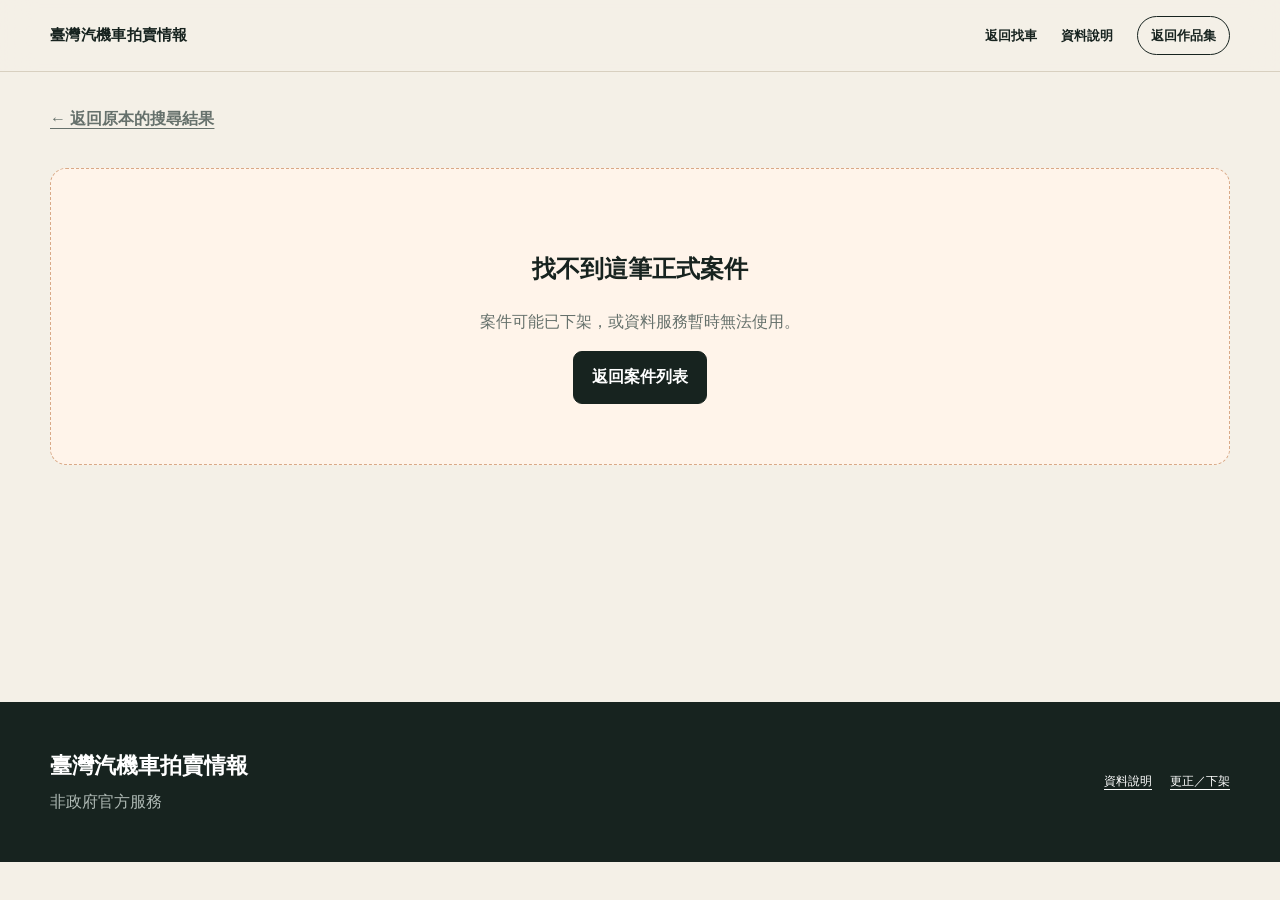
<file: projects/taiwan-moto-auction/detail.html>
<!doctype html><html lang="zh-Hant"><head>
<meta charset="utf-8"><meta name="viewport" content="width=device-width,initial-scale=1"><meta name="robots" content="index,follow,max-image-preview:large">
<meta name="description" content="查看臺灣汽機車拍賣案件摘要、車輛條件與官方公告連結；資料可能延遲，投標前請以官方最新公告為準。"><title>案件詳細資料｜臺灣汽機車拍賣情報</title><link rel="stylesheet" href="./styles.css">
</head><body>
<header class="site-header"><a class="brand" href="./">臺灣汽機車拍賣情報</a><nav><a class="detail-nav-back" href="./">返回找車</a><a href="./legal.html">資料說明</a><a class="back" href="/">返回作品集</a></nav></header>
<main class="detail-main"><div class="shell"><a class="detail-back" href="./">← 返回原本的搜尋結果</a><div id="detailLoading" class="loading"><span></span>正在讀取正式案件…</div><div id="detailError" class="error" hidden><h2>找不到這筆正式案件</h2><p>案件可能已下架，或資料服務暫時無法使用。</p><a class="button" href="./">返回案件列表</a></div><article id="detail" hidden></article></div></main>
<footer><div class="shell footer-inner"><div><strong>臺灣汽機車拍賣情報</strong><p>非政府官方服務</p></div><nav><a href="./legal.html">資料說明</a><a href="mailto:harryjia1007@gmail.com">更正／下架</a></nav></div></footer>
<script src="./shared.js" defer></script><script src="./detail-v2.js" defer></script>
</body></html>
</file>
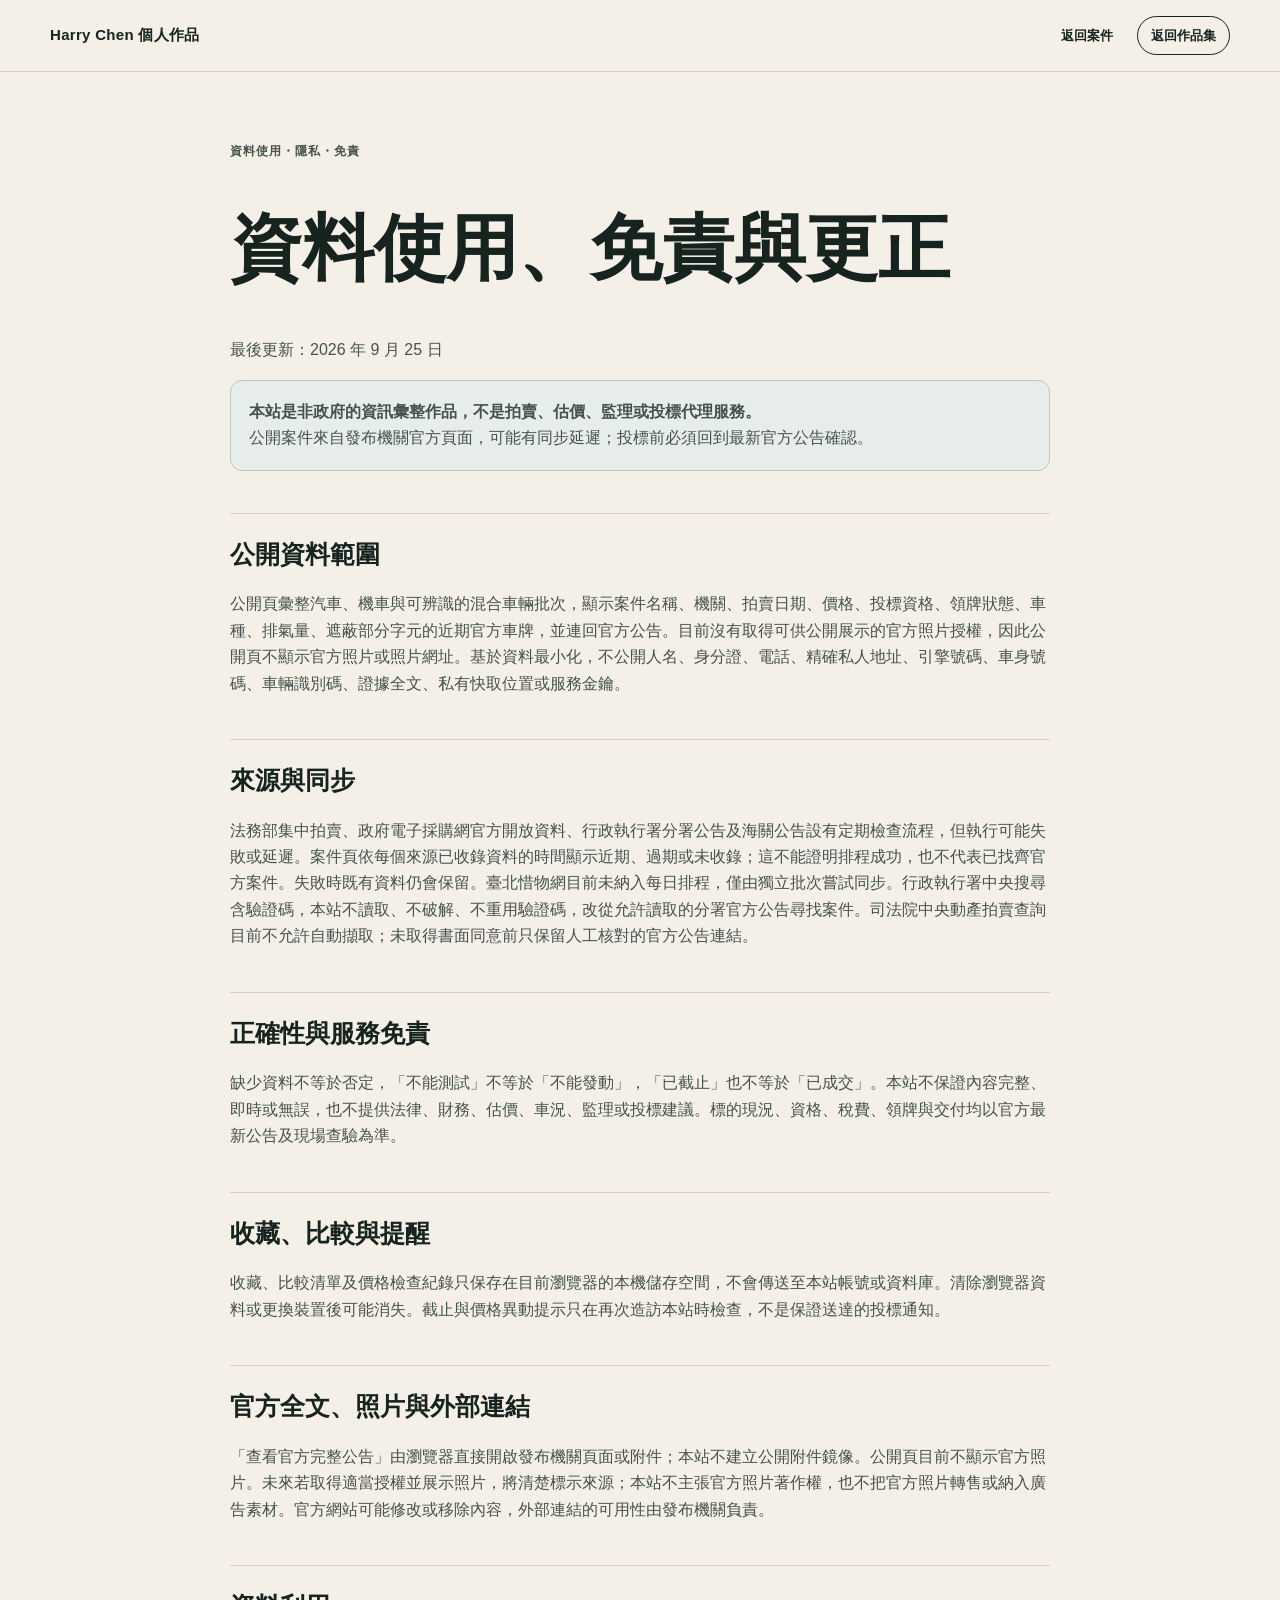
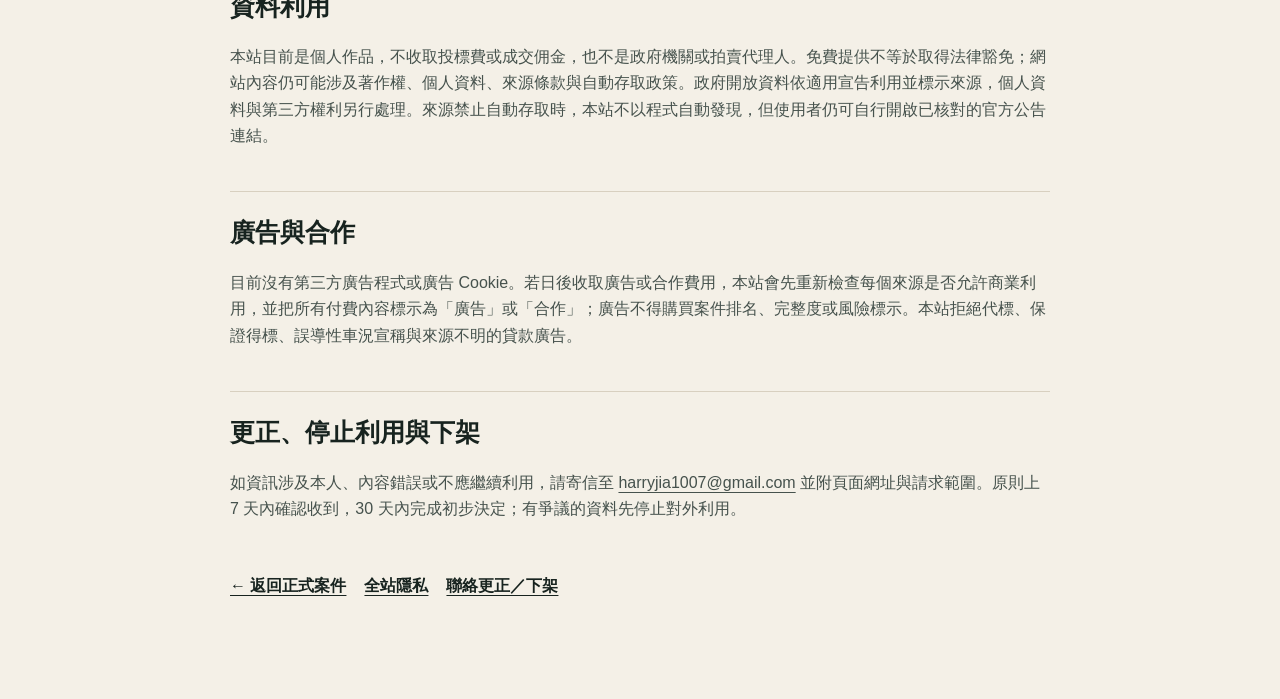
<file: projects/taiwan-moto-auction/legal.html>
<!doctype html>
<html lang="zh-Hant">
<head>
  <meta charset="utf-8"><meta name="viewport" content="width=device-width,initial-scale=1"><meta name="robots" content="index,follow">
  <title>資料使用與免責｜臺灣汽機車拍賣情報</title><link rel="stylesheet" href="./styles.css">
  <style>.legal{max-width:820px;padding:70px 0 100px}.legal h1{font:700 clamp(40px,7vw,72px)/1.1 Georgia,"Noto Serif TC",serif}.legal h2{margin-top:42px;padding-top:24px;border-top:1px solid var(--line);font:700 25px Georgia,"Noto Serif TC",serif}.legal p,.legal li{color:#46524d}.legal-callout{padding:18px;background:#e7eee9;border:1px solid #b7c9c0;border-radius:12px}.legal nav{display:flex;gap:18px;flex-wrap:wrap;margin-top:50px;font-weight:800}</style>
</head>
<body>
  <header class="site-header"><a class="brand" href="/">Harry Chen 個人作品</a><nav><a href="./">返回案件</a><a class="back" href="/">返回作品集</a></nav></header>
  <main class="shell legal">
    <p class="eyebrow">資料使用・隱私・免責</p><h1>資料使用、免責與更正</h1><p>最後更新：2026 年 9 月 25 日</p>
    <p class="legal-callout"><strong>本站是非政府的資訊彙整作品，不是拍賣、估價、監理或投標代理服務。</strong><br>公開案件來自發布機關官方頁面，可能有同步延遲；投標前必須回到最新官方公告確認。</p>
    <h2>公開資料範圍</h2><p>公開頁彙整汽車、機車與可辨識的混合車輛批次，顯示案件名稱、機關、拍賣日期、價格、投標資格、領牌狀態、車種、排氣量、遮蔽部分字元的近期官方車牌，並連回官方公告。目前沒有取得可供公開展示的官方照片授權，因此公開頁不顯示官方照片或照片網址。基於資料最小化，不公開人名、身分證、電話、精確私人地址、引擎號碼、車身號碼、車輛識別碼、證據全文、私有快取位置或服務金鑰。</p>
    <h2>來源與同步</h2><p>法務部集中拍賣、政府電子採購網官方開放資料、行政執行署分署公告及海關公告設有定期檢查流程，但執行可能失敗或延遲。案件頁依每個來源已收錄資料的時間顯示近期、過期或未收錄；這不能證明排程成功，也不代表已找齊官方案件。失敗時既有資料仍會保留。臺北惜物網目前未納入每日排程，僅由獨立批次嘗試同步。行政執行署中央搜尋含驗證碼，本站不讀取、不破解、不重用驗證碼，改從允許讀取的分署官方公告尋找案件。司法院中央動產拍賣查詢目前不允許自動擷取；未取得書面同意前只保留人工核對的官方公告連結。</p>
    <h2>正確性與服務免責</h2><p>缺少資料不等於否定，「不能測試」不等於「不能發動」，「已截止」也不等於「已成交」。本站不保證內容完整、即時或無誤，也不提供法律、財務、估價、車況、監理或投標建議。標的現況、資格、稅費、領牌與交付均以官方最新公告及現場查驗為準。</p>
    <h2>收藏、比較與提醒</h2><p>收藏、比較清單及價格檢查紀錄只保存在目前瀏覽器的本機儲存空間，不會傳送至本站帳號或資料庫。清除瀏覽器資料或更換裝置後可能消失。截止與價格異動提示只在再次造訪本站時檢查，不是保證送達的投標通知。</p>
    <h2>官方全文、照片與外部連結</h2><p>「查看官方完整公告」由瀏覽器直接開啟發布機關頁面或附件；本站不建立公開附件鏡像。公開頁目前不顯示官方照片。未來若取得適當授權並展示照片，將清楚標示來源；本站不主張官方照片著作權，也不把官方照片轉售或納入廣告素材。官方網站可能修改或移除內容，外部連結的可用性由發布機關負責。</p>
    <h2>資料利用</h2><p>本站目前是個人作品，不收取投標費或成交佣金，也不是政府機關或拍賣代理人。免費提供不等於取得法律豁免；網站內容仍可能涉及著作權、個人資料、來源條款與自動存取政策。政府開放資料依適用宣告利用並標示來源，個人資料與第三方權利另行處理。來源禁止自動存取時，本站不以程式自動發現，但使用者仍可自行開啟已核對的官方公告連結。</p>
    <h2>廣告與合作</h2><p>目前沒有第三方廣告程式或廣告 Cookie。若日後收取廣告或合作費用，本站會先重新檢查每個來源是否允許商業利用，並把所有付費內容標示為「廣告」或「合作」；廣告不得購買案件排名、完整度或風險標示。本站拒絕代標、保證得標、誤導性車況宣稱與來源不明的貸款廣告。</p>
    <h2>更正、停止利用與下架</h2><p>如資訊涉及本人、內容錯誤或不應繼續利用，請寄信至 <a href="mailto:harryjia1007@gmail.com">harryjia1007@gmail.com</a> 並附頁面網址與請求範圍。原則上 7 天內確認收到，30 天內完成初步決定；有爭議的資料先停止對外利用。</p>
    <nav><a href="./">← 返回正式案件</a><a href="/privacy.html">全站隱私</a><a href="mailto:harryjia1007@gmail.com">聯絡更正／下架</a></nav>
  </main>
</body>
</html>
</file>
<file: projects/taiwan-moto-auction/styles.css>
:root{--canvas:#f4f0e7;--surface:#fbf9f4;--ink:#17231f;--muted:#66716c;--forest:#1f5b49;--copper:#a65a32;--blue:#426b76;--line:#d8d0c0;--shadow:0 24px 70px rgba(23,35,31,.12);--max:1180px;color-scheme:light}
*{box-sizing:border-box}
html{scroll-behavior:smooth}
body{margin:0;background:var(--canvas);color:var(--ink);font-family:-apple-system,BlinkMacSystemFont,"Noto Sans TC","PingFang TC",sans-serif;line-height:1.65}
a{color:inherit;text-underline-offset:4px}button,select,input{font:inherit}.shell{width:min(var(--max),calc(100% - 48px));margin:auto}
.skip-link{position:fixed;left:16px;top:-60px;background:var(--ink);color:white;padding:10px 16px;z-index:20}.skip-link:focus{top:16px}
.site-header{height:72px;padding:0 max(24px,calc((100vw - var(--max))/2));display:flex;align-items:center;justify-content:space-between;border-bottom:1px solid var(--line);background:rgba(244,240,231,.94);position:sticky;top:0;z-index:10;backdrop-filter:blur(16px)}
.brand{font-size:15px;font-weight:900;letter-spacing:.02em;text-decoration:none}
.site-header nav{display:flex;align-items:center;gap:24px;font-size:13px;font-weight:700}.site-header nav a{text-decoration:none}.site-header .back{padding:8px 13px;border:1px solid var(--ink);border-radius:999px}
.eyebrow{margin:0 0 8px;color:var(--copper);font-size:12px;font-weight:900;letter-spacing:.08em}.button{display:inline-flex;align-items:center;justify-content:center;gap:8px;border:1px solid var(--ink);border-radius:9px;padding:12px 18px;background:var(--ink);color:white;text-decoration:none;font-weight:800;cursor:pointer;transition:.18s}.button:hover{background:var(--forest)}
.page-intro{padding:42px 0 34px}.page-intro .shell{display:flex;align-items:end;justify-content:space-between;gap:30px}.page-intro h1{margin:0;font-family:Georgia,"Noto Serif TC",serif;font-size:clamp(38px,5vw,60px);line-height:1.1}.page-intro p:last-child{margin:10px 0 0;color:var(--muted)}.sync-pill{display:flex;align-items:center;gap:10px;padding:10px 14px;border:1px solid #b7c9c0;border-radius:999px;background:#e7eee9;color:var(--forest);font-size:12px;font-weight:800;white-space:nowrap}.live-dot{width:9px;height:9px;border-radius:50%;background:#1a8f63;box-shadow:0 0 0 5px rgba(26,143,99,.12);flex:none}
.sync-pill.stale{border-color:#d9a987;background:#fff4ea;color:#8b4d2e}.sync-pill.stale .live-dot{background:#b9673c;box-shadow:0 0 0 5px rgba(185,103,60,.12)}
.sync-pill{max-width:420px;min-width:0;white-space:normal;line-height:1.5}
.market{padding:34px 0 70px;background:var(--surface);border-block:1px solid var(--line)}.section-heading{display:flex;align-items:end;justify-content:space-between;gap:30px;margin-bottom:22px}.section-heading h2{margin:0;font-family:Georgia,"Noto Serif TC",serif;font-size:clamp(28px,3vw,40px);line-height:1.15}.section-heading>p{margin:0;max-width:440px;color:var(--muted)}
.tabs{display:flex;align-items:center;gap:4px;border-bottom:1px solid var(--line);overflow-x:auto}.tabs button,.tabs span{border:0;background:transparent;padding:13px 18px;white-space:nowrap;font-weight:800;color:var(--muted)}.tabs button{cursor:pointer}.tabs button.active{color:white;background:var(--forest);border-radius:9px 9px 0 0}.tabs span{margin-left:auto;font-size:13px}
.vehicle-tabs{display:flex;gap:8px;padding-top:18px;overflow-x:auto}.vehicle-tabs button{border:1px solid var(--line);border-radius:999px;padding:9px 14px;background:white;color:var(--muted);font-weight:800;white-space:nowrap;cursor:pointer}.vehicle-tabs button.active{border-color:var(--forest);background:#e7eee9;color:var(--forest)}.vehicle-tabs span{margin-left:4px;font-size:11px}
.filters{display:grid;grid-template-columns:170px 210px 1fr auto;gap:16px;align-items:end;padding:24px 0}.filters>label>span,.filters legend{display:block;margin-bottom:7px;color:var(--muted);font-size:12px;font-weight:800;letter-spacing:.04em}.filters select{width:100%;height:44px;padding:0 12px;border:1px solid var(--line);border-radius:8px;background:white;color:var(--ink)}.filters select:disabled{opacity:.45}.filters fieldset{border:0;padding:0;margin:0}.cc-options{display:flex;gap:8px;flex-wrap:wrap}.cc-options label{display:flex;align-items:center;gap:5px;padding:8px 10px;border:1px solid var(--line);border-radius:999px;background:white;font-size:12px;cursor:pointer}.cc-options label:has(input:checked){border-color:var(--forest);background:#e7eee9;color:var(--forest);font-weight:800}.filter-button{height:44px;box-shadow:none}.filter-button:hover{box-shadow:4px 4px 0 var(--copper)}
.current-view{display:flex;justify-content:space-between;gap:20px;align-items:center;padding:16px 18px;background:var(--ink);color:white;border-radius:12px}.current-view div{display:flex;align-items:baseline;gap:14px}.current-view span{color:#aeb9b4;font:700 11px ui-monospace,monospace;letter-spacing:.1em}.current-view button{border:0;background:transparent;color:white;text-decoration:underline;cursor:pointer}.chips{min-height:28px;display:flex;gap:7px;flex-wrap:wrap;margin:12px 0 20px}.chip{border:1px solid var(--line);border-radius:999px;background:var(--canvas);padding:5px 10px;color:var(--muted);font-size:12px}
.card-grid{display:grid;grid-template-columns:repeat(3,minmax(0,1fr));gap:20px}.card{display:flex;flex-direction:column;min-width:0;background:white;border:1px solid var(--line);border-radius:16px;overflow:hidden;box-shadow:0 9px 26px rgba(23,35,31,.07)}.card-visual{height:190px;padding:18px;display:flex;flex-direction:column;justify-content:space-between;color:white}.card-visual.green{background:linear-gradient(135deg,#173f34,#397b65)}.card-visual.copper{background:linear-gradient(135deg,#754027,#bb7049)}.card-visual.blue{background:linear-gradient(135deg,#284c56,#5d8791)}.card-visual strong{font-family:Georgia,serif;font-size:24px}.card-visual span{font:700 11px ui-monospace,monospace;letter-spacing:.08em;opacity:.8}.card-body{display:flex;flex-direction:column;gap:14px;padding:20px;height:100%}.source{display:flex;gap:8px;align-items:center;color:var(--muted);font-size:12px}.source i{width:7px;height:7px;border-radius:50%;background:var(--forest)}.source span{margin-left:auto}.card h3{margin:0;font-size:23px;line-height:1.25}.gates{display:grid;grid-template-columns:1fr 1fr;gap:9px}.gate{padding:11px;background:var(--canvas);border-radius:8px}.gate span,dt{display:block;color:var(--muted);font-size:11px}.gate strong{font-size:13px}.facts{display:grid;grid-template-columns:1fr 1fr;gap:10px;margin:0}.facts div{min-width:0}.facts dd{margin:2px 0 0;font-weight:800;font-size:14px}.condition{margin:auto 0 0;padding-top:13px;border-top:1px solid var(--line);font-size:13px}.card-note{font-size:10px;color:var(--copper);font-weight:800;letter-spacing:.04em}.empty{text-align:center;padding:60px 20px;border:1px dashed var(--line);border-radius:16px}.empty h3{margin:0}.empty p{color:var(--muted)}
.source-summary{padding:30px 0;background:var(--canvas);border-bottom:1px solid var(--line)}.source-summary .shell{display:grid;grid-template-columns:1fr 1.3fr auto;align-items:center;gap:28px}.source-summary h2{margin:0 0 2px;font-size:20px}.source-summary p{margin:0;color:var(--muted);font-size:13px}.source-summary a{font-size:13px;font-weight:900;white-space:nowrap}.notice{padding:16px 0;background:#fff5dc;border-bottom:1px solid #dbc89c}.notice .shell{display:flex;gap:10px;align-items:center;font-size:13px}.notice span{color:#5c5546}
footer{background:var(--ink);color:white}.footer-inner{display:flex;justify-content:space-between;gap:30px;padding:46px 0}.footer-inner strong{font-family:Georgia,serif;font-size:22px}.footer-inner p{margin:5px 0 0;color:#aeb9b4}.footer-inner nav{display:flex;gap:18px;align-items:center;flex-wrap:wrap;font-size:12px}
@media(max-width:900px){.site-header nav a:not(.back){display:none}.filters{grid-template-columns:1fr 1fr}.card-grid{grid-template-columns:repeat(2,1fr)}.section-heading{align-items:start;flex-direction:column}.source-summary .shell{grid-template-columns:1fr}.footer-inner{flex-direction:column}}
@media(max-width:620px){.shell{width:min(var(--max),calc(100% - 32px))}.site-header{height:62px;padding:0 16px}.brand{font-size:13px}.site-header .back{font-size:11px}.page-intro{padding:28px 0 24px}.page-intro .shell{align-items:flex-start;flex-direction:column;gap:18px}.page-intro h1{font-size:40px}.market{padding:28px 0 54px}.tabs span{display:none}.filters{grid-template-columns:1fr}.filter-button{width:100%}.current-view{align-items:flex-start}.current-view div{display:block}.current-view strong{display:block;margin-top:4px;font-size:13px}.card-grid{grid-template-columns:1fr}.card-visual{height:160px}.notice .shell{align-items:flex-start;flex-direction:column;gap:2px}.footer-inner{padding:34px 0}}
@media(prefers-reduced-motion:reduce){html{scroll-behavior:auto}*{transition:none!important}}

/* Live-data marketplace */
.filters{grid-template-columns:minmax(230px,1.4fr) repeat(3,minmax(150px,190px)) auto auto}.filters>label>span{display:block;margin-bottom:7px;color:var(--muted);font-size:12px;font-weight:800}.filters input[type=search]{width:100%;height:44px;padding:0 12px;border:1px solid var(--line);border-radius:8px;background:white;color:var(--ink)}.filters .check{height:44px;display:flex;align-items:center;gap:7px;white-space:nowrap;font-size:12px;font-weight:800}.filters>[hidden]{display:none}
.photo-carousel,.no-photo{position:relative;height:220px;background:#e9e4d9;overflow:hidden}.photo-carousel img{width:100%;height:100%;object-fit:cover;display:block}.photo-carousel img[hidden]{display:none}.no-photo{display:grid;place-items:center;padding:20px;text-align:center;color:var(--muted);font-weight:800;background:linear-gradient(135deg,#e7e1d5,#f5f1e9)}.photo-prev,.photo-next{position:absolute;top:50%;transform:translateY(-50%);width:38px;height:38px;border:0;border-radius:50%;background:rgba(23,35,31,.78);color:white;font-size:28px;line-height:1;cursor:pointer}.photo-prev{left:10px}.photo-next{right:10px}.photo-count,.official-photo{position:absolute;bottom:10px;padding:4px 8px;border-radius:999px;background:rgba(23,35,31,.78);color:white;font-size:10px;font-weight:800}.photo-count{right:10px}.official-photo{left:10px}
.official-title{margin:-7px 0 0;color:var(--muted);font-size:12px}.source .vehicle-badge{margin-left:0;padding:3px 7px;border-radius:999px;background:#edf0ee;color:var(--forest);font-weight:800}.source .status{margin-left:auto;padding:3px 7px;border-radius:999px}.source .active-status{color:#0e6b49;background:#ddf2e8}.source .ended{color:#785b35;background:#f2e9dc}.facts dd{overflow-wrap:anywhere}.card-actions{display:flex;align-items:center;justify-content:space-between;gap:12px;margin-top:auto;padding-top:14px;border-top:1px solid var(--line)}.official-link{font-weight:900;color:var(--forest);font-size:13px}.card-actions span{color:var(--muted);font-size:10px;white-space:nowrap}
.loading,.error{margin-top:10px;text-align:center;padding:60px 20px;border:1px dashed var(--line);border-radius:16px}.loading span{display:inline-block;width:14px;height:14px;margin-right:8px;border:2px solid var(--line);border-top-color:var(--forest);border-radius:50%;animation:spin .8s linear infinite}.error{background:#fff4ea;border-color:#d9a987}.error h3{margin:0}.error p{color:var(--muted)}@keyframes spin{to{transform:rotate(360deg)}}
@media(max-width:900px){.filters{grid-template-columns:1fr 1fr}.search-field{grid-column:1/-1}}
@media(max-width:620px){.filters{grid-template-columns:1fr}.search-field{grid-column:auto}.photo-carousel,.no-photo{height:210px}}

/* Marketplace interaction improvements */
.card{position:relative}.no-photo-note{margin:18px 56px -4px 20px;color:var(--muted);font-size:12px;font-weight:800}.card-without-photo{border-top:5px solid var(--forest)}
.check[hidden]{display:none}
.photo-failed{height:100%;display:grid;place-items:center;color:var(--muted);font-weight:800}.photo-failed[hidden]{display:none}.image-error .official-photo,.image-error .photo-count,.image-error button{display:none}
.source{display:grid;grid-template-columns:auto minmax(0,1fr) auto;align-items:center}.source-name{min-width:0;overflow:hidden;margin-left:0!important;text-overflow:ellipsis;white-space:nowrap}.source-actions{display:flex;align-items:center;gap:6px;margin-left:auto}.source-actions .vehicle-badge,.source-actions .status{margin-left:0}.favorite-button{position:static;z-index:auto;flex:none;width:44px;height:44px;border:1px solid rgba(23,35,31,.16);border-radius:50%;background:var(--canvas);color:#7c8581;font-size:20px;cursor:pointer;box-shadow:none}.favorite-button.selected{color:#b13d3d;background:#fff1f1}
.card-actions{justify-content:flex-start;flex-wrap:wrap}.detail-link{font-weight:900;color:var(--forest);font-size:13px}.compare-button{border:1px solid var(--line);border-radius:7px;background:white;padding:6px 9px;color:var(--ink);font-size:11px;font-weight:800;cursor:pointer}.compare-button.selected{border-color:var(--forest);background:#e7eee9;color:var(--forest)}.card-actions span{margin-left:auto}
.alert-bar{border-block:1px solid #d9bb7f;background:#fff5dc;color:#5c4824}.alert-bar .shell{padding-block:12px;font-size:13px;font-weight:800}
.compare-tray{position:fixed;z-index:12;left:50%;bottom:18px;transform:translateX(-50%);display:flex;align-items:center;gap:14px;padding:10px 14px;border-radius:999px;background:var(--ink);color:white;box-shadow:var(--shadow)}.compare-tray[hidden]{display:none}.compare-tray button{border:1px solid rgba(255,255,255,.4);border-radius:999px;background:white;color:var(--ink);padding:7px 12px;font-weight:800;cursor:pointer}.compare-tray button:last-child{background:transparent;color:white}.compare-tray button:disabled{opacity:.45;cursor:not-allowed}
dialog{width:min(920px,calc(100% - 30px));max-height:85vh;border:1px solid var(--line);border-radius:16px;padding:0;background:var(--surface);color:var(--ink);box-shadow:var(--shadow)}dialog::backdrop{background:rgba(23,35,31,.58)}.dialog-head{position:sticky;top:0;display:flex;justify-content:space-between;align-items:center;padding:16px 20px;background:var(--surface);border-bottom:1px solid var(--line)}.dialog-head h2{margin:0}.dialog-head button{border:0;background:transparent;font-size:28px;cursor:pointer}.compare-table-wrap{overflow:auto;padding:20px}.compare-table{width:100%;border-collapse:collapse}.compare-table th,.compare-table td{min-width:180px;padding:12px;border-bottom:1px solid var(--line);text-align:left;vertical-align:top}.compare-table th{min-width:110px;color:var(--muted);font-size:12px}
@media(max-width:620px){.no-photo-note{margin-top:14px}.compare-tray{width:calc(100% - 24px);justify-content:center}.card-actions span{width:100%;margin-left:0}}

/* Public case detail */
.detail-main{min-height:70vh;padding:34px 0 72px}.detail-back{display:inline-block;margin-bottom:26px;color:var(--muted);font-weight:800}.detail-hero{display:flex;justify-content:space-between;align-items:flex-start;gap:28px;padding-bottom:26px;border-bottom:1px solid var(--line)}.detail-hero h1{margin:0;font-family:Georgia,"Noto Serif TC",serif;font-size:clamp(36px,5vw,62px);line-height:1.08}.detail-hero p:last-child{max-width:760px;color:var(--muted)}.detail-favorite{border:1px solid var(--line);border-radius:999px;background:white;padding:10px 16px;color:var(--ink);font-weight:900;white-space:nowrap;cursor:pointer}.detail-favorite.selected{border-color:#b13d3d;background:#fff1f1;color:#b13d3d}.detail-gallery{display:grid;grid-template-columns:repeat(3,1fr);gap:12px;margin:28px 0}.detail-gallery a:first-child{grid-column:span 2;grid-row:span 2}.detail-gallery img{width:100%;height:220px;display:block;object-fit:cover;border-radius:12px;border:1px solid var(--line)}.detail-gallery a:first-child img{height:452px}.detail-no-photo{margin:28px 0;padding:14px 16px;border-left:4px solid var(--forest);background:#e7eee9;color:var(--muted);font-weight:800}.detail-grid{display:grid;grid-template-columns:repeat(2,1fr);gap:18px;margin-top:28px}.detail-section{padding:22px;border:1px solid var(--line);border-radius:14px;background:var(--surface)}.detail-section h2{margin:0 0 16px;font-family:Georgia,"Noto Serif TC",serif;font-size:24px}.detail-facts{display:grid;grid-template-columns:repeat(2,1fr);gap:14px;margin:0}.detail-facts dd{margin:3px 0 0;font-weight:800;overflow-wrap:anywhere}.detail-section ul{margin-bottom:0}.official-callout{display:flex;justify-content:space-between;align-items:center;gap:20px;margin-top:20px;padding:22px;border-radius:14px;background:var(--ink);color:white}.official-callout p{margin:4px 0 0;color:#aeb9b4}
@media(max-width:720px){.detail-hero{flex-direction:column}.detail-gallery{grid-template-columns:1fr 1fr}.detail-gallery a:first-child{grid-column:span 2}.detail-gallery img,.detail-gallery a:first-child img{height:220px}.detail-grid{grid-template-columns:1fr}.detail-facts{grid-template-columns:1fr 1fr}.official-callout{align-items:flex-start;flex-direction:column}}

/* Buyer-first marketplace */
.tabs button>span{display:inline;padding:0;margin-left:4px;font-size:11px;color:inherit}
.filters{grid-template-columns:minmax(260px,1.6fr) repeat(3,minmax(150px,1fr)) auto;gap:14px}
.filters input[type=number]{width:100%;height:44px;padding:0 12px;border:1px solid var(--line);border-radius:8px;background:white;color:var(--ink)}
.advanced-filters{grid-column:1/-1;border-top:1px solid var(--line);padding-top:14px}
.advanced-filters summary{width:max-content;cursor:pointer;color:var(--forest);font-size:13px;font-weight:900}
.advanced-filters>div{display:grid;grid-template-columns:repeat(4,minmax(0,1fr));gap:14px;align-items:end;padding-top:16px}
.advanced-filters .check{min-height:44px;margin-top:21px}
.chip.removable{cursor:pointer;font:inherit}.chip.removable:hover{border-color:var(--forest);color:var(--forest)}
.card-grid{grid-template-columns:repeat(2,minmax(0,1fr));gap:22px}
.deadline-line{display:flex;align-items:center;justify-content:space-between;gap:12px;margin:-2px 0 0;padding:10px 12px;border-left:4px solid var(--copper);background:#f8f0e8}
.deadline-line strong{font-size:15px}.deadline-line span{color:var(--muted);font-size:12px;text-align:right}
.gates{grid-template-columns:repeat(2,minmax(0,1fr))}.gate strong{display:block;margin-top:2px;font-size:14px;overflow-wrap:anywhere}
.risk-list{display:flex;gap:7px;flex-wrap:wrap}.risk-list span{padding:5px 8px;border:1px solid #d9a987;border-radius:999px;background:#fff4ea;color:#7b4328;font-size:11px;font-weight:800}
.favorite-button,.photo-prev,.photo-next{min-width:44px;min-height:44px}
.compare-button,.detail-link{min-height:40px;display:inline-flex;align-items:center}
.empty-actions{display:flex;justify-content:center;gap:10px;margin-top:20px}.empty-actions>button:not(.button){border:1px solid var(--line);border-radius:9px;background:white;padding:11px 16px;color:var(--ink);font-weight:800;cursor:pointer}
.source-summary{padding:54px 0}.source-summary .shell{display:block}.source-heading{display:flex;justify-content:space-between;align-items:end;gap:24px;margin-bottom:20px}.source-heading h2{font-family:Georgia,"Noto Serif TC",serif;font-size:30px}.source-heading>a{font-size:13px;font-weight:900}.source-health-grid{display:grid;grid-template-columns:repeat(2,minmax(0,1fr));gap:14px}.source-health-card{padding:18px;border:1px solid #b7c9c0;border-radius:12px;background:#f9fbf9}.source-health-card.warning{border-color:#d9bb7f;background:#fffaf0}.source-health-card>div{display:flex;align-items:center;justify-content:space-between;gap:14px}.source-health-card h3{margin:0;font-size:17px}.source-health-card>div>span{padding:4px 8px;border-radius:999px;background:#e7eee9;color:var(--forest);font-size:11px;font-weight:900}.source-health-card.warning>div>span{background:#f5e8cc;color:#795925}.source-health-card>p{margin:8px 0 14px;color:var(--muted);font-size:12px}.source-health-card dl{display:grid;grid-template-columns:repeat(2,minmax(0,1fr));gap:9px;margin:0 0 14px}.source-health-card dd{margin:2px 0 0;font-size:12px;font-weight:800}.source-health-card>a{font-size:12px;font-weight:900}.source-footnote{margin:18px 0 0!important;color:var(--muted);font-size:12px!important}
.compare-table th button{display:block;margin-top:8px;border:1px solid var(--line);border-radius:6px;background:white;padding:4px 8px;color:var(--muted);font-size:11px;cursor:pointer}
button:focus-visible,a:focus-visible,input:focus-visible,select:focus-visible,summary:focus-visible,[tabindex]:focus-visible{outline:3px solid #d78957;outline-offset:3px}
@media(max-width:980px){.filters{grid-template-columns:1fr 1fr}.search-field{grid-column:1/-1}.filter-button{width:100%}.advanced-filters>div{grid-template-columns:repeat(2,minmax(0,1fr))}.card-grid{grid-template-columns:1fr}}
@media(max-width:620px){.filters{grid-template-columns:1fr}.search-field{grid-column:auto}.advanced-filters>div{grid-template-columns:1fr}.advanced-filters summary{width:auto}.advanced-filters .check{margin-top:0}.source-heading{align-items:flex-start;flex-direction:column}.source-health-grid{grid-template-columns:1fr}.source-health-card dl{grid-template-columns:1fr 1fr}.deadline-line{align-items:flex-start;flex-direction:column}.deadline-line span{text-align:left}.empty-actions{align-items:stretch;flex-direction:column}.tabs button{padding-inline:14px}}
.detail-decision{display:grid;grid-template-columns:repeat(4,minmax(0,1fr));gap:12px;margin:28px 0}.detail-decision>div{padding:16px;border:1px solid var(--line);border-top:4px solid var(--forest);border-radius:10px;background:white}.detail-decision span{display:block;color:var(--muted);font-size:11px;font-weight:800}.detail-decision strong{display:block;margin-top:4px;font-size:16px;overflow-wrap:anywhere}.detail-wide{margin-top:18px}.detail-wide>p{margin-bottom:0;color:var(--muted)}.buyer-checklist{display:grid;gap:10px;margin:0;padding-left:22px}.buyer-checklist li{padding-left:4px}.document-list{display:flex;flex-wrap:wrap;gap:10px;margin:14px 0 0;padding:0;list-style:none}.document-list a{display:inline-flex;min-height:44px;align-items:center;padding:9px 13px;border:1px solid var(--line);border-radius:999px;font-weight:800;text-decoration:none}.source-method{margin-top:18px;padding:16px 18px;border-left:4px solid var(--blue);background:#edf3f4}.source-method p{margin:4px 0 0;color:var(--muted)}
@media(max-width:820px){.detail-decision{grid-template-columns:repeat(2,minmax(0,1fr))}}
@media(max-width:520px){.detail-decision{grid-template-columns:1fr}.detail-facts{grid-template-columns:1fr}.source-health-card dl{grid-template-columns:1fr}}
</file>
<file: notchglass-assets/v7-20261004/styles.56a93cbe5320.css>
/* 版面概念：整個網頁就是一台 Mac 的螢幕。最上面的選單列與瀏海是真的能用的 NotchGlass。
   只有兩處保留 macOS 視窗外殼：首屏可拖檔的 Finder、主要 PNG→JPEG 示範影片（v1）。
   其他段落是一般網頁排版（無框表格、條列、照片、文字、FAQ），不再每段套一個假視窗。
   外觀切換只影響桌面、兩個視窗和內文；App 模擬面板維持原稿。 */
:root{
  --desk:#F2F2F4; --ink:#1D1D1F; --ink-2:#636366; --hair:rgba(0,0,0,.14);
  --win:#FFFFFF; --bar-a:#F7F7F8; --bar-b:#ECECEE; --zebra:#F4F5F7;
  --blue:#0060DF; --blue-hi:#004FC0; --on-blue:#FFFFFF;
  --sticky:#FFF6A6; --sticky-bar:#F2E36A; --sticky-ink:#3A3300;
  --qt:#1C1C1E; --qt-bar:#2A2A2D; --qt-ink:rgba(255,255,255,.86);
  --sys:system-ui,-apple-system,BlinkMacSystemFont,"Segoe UI","PingFang TC","Hiragino Sans","Apple SD Gothic Neo","Microsoft JhengHei",sans-serif;
  --display:var(--sys);
  --round:"SF Pro Rounded",ui-rounded,-apple-system,BlinkMacSystemFont,system-ui,sans-serif;
  --hand:"Noteworthy","Bradley Hand","Segoe Print",cursive;
  --mono:"SF Mono",ui-monospace,Menlo,Consolas,monospace;
}
*{box-sizing:border-box}
[hidden]{display:none!important}
html{scroll-behavior:smooth;scroll-padding-top:56px;-webkit-text-size-adjust:100%;text-size-adjust:100%}
body{margin:0;background:var(--desk);color:var(--ink);font:400 17px/1.55 var(--sys);-webkit-font-smoothing:antialiased}
a{color:var(--blue)}
button{font:inherit;color:inherit;background:none;border:0;padding:0;margin:0;cursor:pointer}
button:disabled{cursor:default}
:focus-visible{outline:2px solid var(--blue);outline-offset:2px;border-radius:4px}
img{max-width:100%}
.wrap{max-width:1200px;margin:0 auto;padding:0 32px}
@media(max-width:640px){.wrap{padding:0 16px}}

/* ── 選單列（macOS 會依桌布自動變深／變淺，這裡依捲動位置切換） */
.mb{position:fixed;top:0;left:0;right:0;height:32px;z-index:40;display:flex;align-items:center;justify-content:space-between;
  padding:0 16px;font:500 13px var(--sys);color:#fff;background:rgba(18,14,34,.30);
  -webkit-backdrop-filter:blur(20px) saturate(1.3);backdrop-filter:blur(20px) saturate(1.3);transition:background-color .25s,color .25s}
.mb.light{color:var(--ink);background:rgba(246,246,248,.74);box-shadow:0 .5px 0 var(--hair)}
.mb a{color:inherit;text-decoration:none}
.mb-l,.mb-r{display:flex;align-items:center;gap:18px;min-width:0}
.mb-l b{font-weight:700}
.mb-l a{opacity:.92}.mb-l a:hover{opacity:1}
.mb-r svg{display:block}
.mb-clock{font-variant-numeric:tabular-nums;white-space:nowrap}
.mb-buy{display:inline-flex;align-items:center;min-height:24px;padding:3px 10px;border-radius:6px;background:rgba(255,255,255,.18);font-weight:600}
.mb.light .mb-buy{background:var(--ink);color:#fff}
.mb-lang{display:inline-flex;align-items:center;min-height:24px;padding:3px 6px;font-weight:500;opacity:.92}
@media(max-width:1280px){.mb-l a.opt,.mb-r .opt{display:none}}
@media(max-width:1100px){.mb-l a,.mb-r .st{display:none}}
@media(max-width:760px){.mb-l a,.mb-r .st,.mb-l b{display:none}.mb{padding:0 12px}.mb-r{gap:12px}.mb-r .mb-lang{position:absolute;left:8px;top:4px}}

/* ── 第一屏：桌面 */
.hero{position:relative;min-height:clamp(720px,100vh,960px);background:#2a1d55 url(/notchglass-assets/v7-20261004/media/wallpaper.jpg) center/cover;color:#fff;padding-top:32px;overflow:hidden}
.hero-grid{max-width:1280px;margin:0 auto;min-height:clamp(688px,calc(100vh - 32px),928px);display:grid;grid-template-columns:minmax(0,1fr) minmax(0,1fr);align-items:center;gap:48px;padding:0 48px}
.kick{margin:0 0 18px;font-size:16px;color:rgba(255,255,255,.82)}
h1{margin:0;font:700 80px/.98 var(--display);letter-spacing:0;text-wrap:balance}
.hero .sub{margin:24px 0 0;max-width:31em;font-size:19px;line-height:1.55;color:rgba(255,255,255,.88)}
.hero .tryline{margin:12px 0 0;font-size:16px;color:rgba(255,255,255,.82)}
.cta{display:flex;flex-wrap:wrap;align-items:center;gap:12px;margin-top:30px}
.btn{display:inline-flex;align-items:center;gap:8px;padding:12px 20px;border-radius:11px;font-size:16px;font-weight:600;text-decoration:none;white-space:nowrap}
.btn,.mbtn,.musicbtn{transition:background-color .18s ease,color .18s ease}
.btn-w{background:#fff;color:var(--ink)}.btn-w:hover{background:#ECECEE}
.btn-g{background:rgba(255,255,255,.16);color:#fff;box-shadow:inset 0 0 0 1px rgba(255,255,255,.28)}.btn-g:hover{background:rgba(255,255,255,.24)}
.fine{margin:18px 0 0;font-size:14px;color:rgba(255,255,255,.76)}
.desk-r{position:relative;justify-self:center;width:min(100%,580px);padding-top:70px}
.sticky{position:absolute;z-index:3;left:-40px;top:40px;width:210px;padding:0 0 16px;background:var(--sticky);color:var(--sticky-ink);
  box-shadow:0 14px 30px -10px rgba(0,0,0,.45),0 1px 2px rgba(0,0,0,.2);transform:rotate(-3deg)}
.sticky::before{content:"";display:block;height:14px;background:var(--sticky-bar)}
.sticky p{margin:0;padding:10px 16px 0;font:500 18px/1.45 var(--sys);white-space:pre-line}
.sticky p small{display:block;margin-top:8px;font-size:15px;line-height:1.3;opacity:.85}
.arrow{position:absolute;z-index:2;left:-94px;top:-206px;width:120px;height:254px;pointer-events:none;color:rgba(255,255,255,.9);transition:opacity .25s}
.ng-open .arrow{opacity:0}
@media(max-width:1100px){.arrow{display:none}}
@media(max-width:900px){
  .hero-grid{grid-template-columns:1fr;gap:36px;padding:56px 24px 48px;min-height:0}
  .desk-r{justify-self:stretch;width:100%;padding-top:0}
  .sticky{position:relative;left:auto;top:auto;width:220px;margin:0 6px -18px auto}
  .hero{min-height:0}
}
@media(max-width:640px){.hero-grid{padding:48px 16px 40px}.sticky p{font-size:19px}}

/* ── macOS 視窗 */
.win{position:relative;background:var(--win);border-radius:12px;overflow:hidden;
  box-shadow:0 0 0 .5px rgba(0,0,0,.24),0 24px 54px -16px rgba(0,0,0,.30),0 2px 6px rgba(0,0,0,.08)}
.bar{position:relative;height:38px;display:flex;align-items:center;padding:0 14px;background:linear-gradient(var(--bar-a),var(--bar-b));box-shadow:inset 0 -.5px 0 var(--hair);user-select:none}
.lights{display:flex;gap:8px}.lights i{width:12px;height:12px;border-radius:50%;background:#FF5F57;box-shadow:inset 0 0 0 .5px rgba(0,0,0,.18)}
.lights i:nth-child(2){background:#FEBC2E}.lights i:nth-child(3){background:#28C840}
.bar .title{position:absolute;left:84px;right:84px;text-align:center;font-size:13px;font-weight:600;color:#4A4A4F;white-space:nowrap;overflow:hidden;text-overflow:ellipsis;pointer-events:none}
[data-drag] > .bar{cursor:grab}
.win.dark{background:var(--qt);color:var(--qt-ink)}
.win.dark .bar{background:var(--qt-bar);box-shadow:inset 0 -.5px 0 rgba(0,0,0,.6)}
.win.dark .bar .title{color:rgba(255,255,255,.78)}

/* Finder（第一屏，檔案可以拖） */
.finder .body{display:flex;height:300px}
.finder nav{width:150px;flex-shrink:0;padding:10px 8px;display:flex;flex-direction:column;gap:1px;background:#E9E9EC;font-size:13px;color:#2C2C2E}
.finder nav span{padding:3px 8px;border-radius:6px}
.finder nav .h{font-size:11px;font-weight:700;color:#8E8E93;padding:2px 8px 4px}
.finder nav .on{background:rgba(0,0,0,.08)}
.fgrid{flex:1;min-width:0;padding:14px 12px;display:grid;grid-template-columns:repeat(4,minmax(0,1fr));grid-auto-rows:104px;gap:6px 6px;align-content:start;overflow-y:auto;color:#1D1D1F}
.ff{display:flex;flex-direction:column;align-items:center;gap:6px;padding:4px 2px;border-radius:8px;cursor:grab;touch-action:pan-y pinch-zoom;-webkit-user-select:none;user-select:none}
.ff .ib{width:70px;height:64px;border-radius:8px;display:flex;align-items:center;justify-content:center}
.ff .nm{max-width:100%;padding:1px 6px;border-radius:4px;font-size:12px;line-height:1.3;white-space:nowrap;overflow:hidden;text-overflow:ellipsis}
.ff.sel .ib{background:rgba(0,0,0,.08)}.ff.sel .nm{background:var(--blue);color:#fff}
.ff img,.ghost img{width:60px;height:40px;object-fit:cover;box-shadow:0 0 0 2px #fff,0 2px 6px rgba(0,0,0,.35);-webkit-user-drag:none;pointer-events:none}
.ff.new{animation:ngNew .38s cubic-bezier(.2,.9,.3,1.25) both}
.demo-note{margin:14px 2px 0;font-size:14px;line-height:1.45;color:rgba(255,255,255,.9)}
.demo-note b{display:inline-block;margin-right:6px;padding:1px 8px;border-radius:999px;background:rgba(255,255,255,.2);font-size:12px;font-weight:600}
@media(max-width:640px){.finder nav{display:none}.fgrid{grid-template-columns:repeat(3,minmax(0,1fr))}}

/* ── 內容區 */
.sec{padding:128px 0}
.sec + .sec{padding-top:40px}
h2{margin:0 0 20px;font:700 46px/1.06 var(--display);letter-spacing:0;text-wrap:balance;max-width:16em}
html[lang="zh-Hant"] h2{letter-spacing:0;line-height:1.18}
.lead{margin:0 0 16px;max-width:31em;font-size:19px;line-height:1.55;color:var(--ink-2)}
.note{margin:0;max-width:36em;font-size:15px;line-height:1.55;color:var(--ink-2)}
.row{display:grid;grid-template-columns:minmax(0,5fr) minmax(0,7fr);gap:72px;align-items:center}
.row.flip > :first-child{order:2}
@media(max-width:900px){.sec{padding:88px 0}.row{grid-template-columns:1fr;gap:36px}.row.flip > :first-child{order:0}}

/* 四格說明：一小塊桌布上放一個靜態的拖放面板 */
.strip{position:relative;height:300px;border-radius:16px;overflow:hidden;background:#2a1d55 url(/notchglass-assets/v7-20261004/media/wallpaper.jpg) 50% 0/cover;box-shadow:0 0 0 .5px rgba(0,0,0,.2),0 24px 54px -18px rgba(0,0,0,.35)}
.strip .menu{position:absolute;inset:0 0 auto 0;height:32px;background:rgba(18,14,34,.3)}
.strip .ng-static{position:absolute;top:0;left:50%;width:460px;height:196px;transform:translateX(-50%);transform-origin:top center;border-radius:0 0 20px 20px;overflow:hidden;color:#fff;
  background:rgba(0,0,0,.5);-webkit-backdrop-filter:blur(30px) saturate(1.45);backdrop-filter:blur(30px) saturate(1.45);
  box-shadow:inset 0 0 0 .75px rgba(255,255,255,.16),0 16px 34px rgba(0,0,0,.16),0 5px 10px rgba(0,0,0,.12)}
@media(max-width:560px){.strip{height:240px}.strip .ng-static{transform:translateX(-50%) scale(.72)}}
.caps{display:grid;grid-template-columns:repeat(4,minmax(0,1fr));gap:28px;margin-top:56px}
.cap{display:flex;flex-direction:column;gap:10px}
.cap .ci{width:40px;height:40px;border-radius:50%;display:flex;align-items:center;justify-content:center;background:var(--ink);color:#fff}
.cap b{font-size:17px}
.cap p{margin:0;font-size:15px;line-height:1.5;color:var(--ink-2)}
@media(max-width:900px){.caps{grid-template-columns:1fr 1fr}}
@media(max-width:520px){.caps{grid-template-columns:1fr}}

/* QuickTime 視窗 */
.qt video{display:block;width:100%;aspect-ratio:16/9;background:#000;object-fit:cover}
.qt .ctl{display:flex;align-items:center;gap:12px;padding:10px 14px;background:var(--qt)}
.qt .pp{width:30px;height:30px;border-radius:50%;display:flex;align-items:center;justify-content:center;background:rgba(255,255,255,.12);color:#fff;flex-shrink:0}
.qt .pp .i-play{display:none}.qt .pp.paused .i-play{display:block}.qt .pp.paused .i-pause{display:none}
.qt .pp[aria-busy="true"] svg{display:none}
.qt .pp[aria-busy="true"]::after{content:"";width:14px;height:14px;border:2px solid rgba(255,255,255,.25);border-top-color:#fff;border-radius:50%;animation:videoLoad .8s linear infinite}
@keyframes videoLoad{to{transform:rotate(360deg)}}
@media(prefers-reduced-motion:reduce){.qt .pp[aria-busy="true"]::after{animation:none}}
.qt .trk{flex:1;height:22px;display:flex;align-items:center;cursor:pointer}
.qt .trk span{position:relative;width:100%;height:4px;border-radius:2px;background:rgba(255,255,255,.18);overflow:hidden}
.qt .trk i{position:absolute;left:0;top:0;bottom:0;width:0;background:#fff;border-radius:2px}
.qt .tm{font:500 12px var(--mono);color:rgba(255,255,255,.72);font-variant-numeric:tabular-nums;flex-shrink:0}
.qt-cap{margin:14px 4px 0;font-size:14px;line-height:1.5;color:var(--ink-2)}
.media{border-radius:12px;overflow:hidden;background:var(--qt)}

/* 格式對照：無框表格，只用欄位、留白和細分隔線 */
.list{margin-top:72px}
.list-h{margin:0 0 14px;font-size:19px;font-weight:700}
.list .scroll{overflow-x:auto}
.list table{width:100%;min-width:680px;border-collapse:collapse;font-size:15px}
.list th{text-align:left;padding:0 20px 10px 0;font-size:13px;font-weight:600;color:var(--ink-2);border-bottom:1px solid var(--hair)}
.list td{padding:14px 20px 14px 0;vertical-align:top;line-height:1.5;border-bottom:.5px solid var(--hair)}
.list td:first-child{width:36%;font-weight:600}
.list td:last-child{width:22%;padding-right:0;color:var(--ink-2)}
.list .fi{display:inline-flex;vertical-align:-3px;margin-right:8px;color:var(--ink-2)}
.tag{display:inline-block;padding:1px 8px;border-radius:999px;background:#FFE9CC;color:#7A3E00;font-size:12px;font-weight:600}
@media(max-width:640px){.list table{min-width:0}.list thead{display:none}.list table,.list tbody,.list tr,.list td{display:block;width:auto!important}.list tr{padding:14px 0;border-bottom:.5px solid var(--hair)}.list td{padding:0 0 4px;border:0}}
.list .foot{margin:14px 0 0;font-size:13px;color:var(--ink-2)}

/* 限制：一般條列（文字在各語系裡是「- 」開頭的多行字串，載入後轉成清單；轉換前也能讀） */
.limits{max-width:34em;font-size:17px;line-height:1.6;color:var(--ink);white-space:pre-line}
.limits ul{list-style:none;margin:0;padding:0;white-space:normal}
.limits li{position:relative;padding:7px 0 7px 22px}
.limits li::before{content:"";position:absolute;left:4px;top:1.05em;width:6px;height:6px;border-radius:50%;background:var(--ink-2)}

/* 創辦人：小照片＋署名、清楚的標題、一段由來、直接聯絡（不用手寫字當主視覺） */
.maker{display:grid;grid-template-columns:200px minmax(0,640px);gap:64px;align-items:center}
.who{margin:0;display:flex;flex-direction:column;gap:14px}
.portrait{width:100%}
.portrait img{display:block;width:100%;height:auto;aspect-ratio:4/5;object-fit:cover;object-position:50% 30%;border-radius:8px}
.who figcaption{display:flex;flex-direction:column;gap:2px}
.who figcaption b{font-size:15px;font-weight:600}
.who figcaption b span{white-space:nowrap}
.who figcaption > span{font-size:13px;color:var(--ink-2)}
html[lang="ko"] :is(#maker,#price){word-break:keep-all}
.letter .doc{max-width:612px}
.letter h2{margin:0 0 18px}
.letter .doc p{margin:0;font:400 18px/1.7 var(--sys);color:var(--ink);text-wrap:pretty}
.support{margin-top:28px;padding-top:20px;border-top:1px solid var(--hair);display:flex;flex-direction:column;gap:6px}
.support b{font-size:16px;font-weight:600}
.support span{font-size:16px;line-height:1.55;color:var(--ink-2)}
.support .mail{align-self:flex-start;display:inline-flex;align-items:center;gap:8px;min-height:44px;font-size:16px;font-weight:600;text-decoration:none;color:var(--blue);overflow-wrap:anywhere}
.support .mail svg{flex-shrink:0}
.support .mail:hover{color:var(--ink)}
@media(max-width:900px){.maker{grid-template-columns:160px minmax(0,1fr);gap:36px}.letter .doc p{font-size:17px}}
@media(max-width:700px){.maker{display:flex;flex-direction:column;align-items:stretch;gap:0}.letter,.letter .doc{display:contents}.letter h2{order:1;margin-bottom:22px}.who{order:2;margin-bottom:22px;flex-direction:row;align-items:center;gap:16px}.portrait{width:112px;flex-shrink:0}.who figcaption b{font-size:16px}.who figcaption > span{font-size:14px}.letter .doc p{order:3}.support{order:4;margin-top:26px}}

/* 價格：左邊短介紹與次要入口（格式、FAQ、寫信），右邊一個購買面板；唯一主按鈕在面板裡 */
.price-grid{display:grid;grid-template-columns:minmax(0,1fr) 452px;gap:96px;align-items:center}
.price-intro h2{margin-bottom:20px}
.price-intro .lead{margin-bottom:28px;max-width:27em}
.price-links{display:flex;flex-direction:column;max-width:420px;border-top:1px solid var(--hair)}
.price-links a{display:flex;align-items:center;justify-content:space-between;gap:16px;min-height:52px;border-bottom:1px solid var(--hair);font-size:16px;font-weight:600;color:var(--ink);text-decoration:none}
.price-links a > span:last-child{color:var(--ink-2);font-weight:400;overflow-wrap:anywhere;text-align:right}
.price-links a:hover > span:first-child{color:var(--blue)}
.buybox{box-sizing:border-box;padding:28px;border-radius:8px;background:var(--win);border:1px solid var(--hair);text-align:left}
.bb-head{display:flex;align-items:center;gap:14px}
.buybox .icon{width:52px;height:52px;flex-shrink:0}
.buybox h3{margin:0;font-size:19px}
.buybox .ver{margin:2px 0 0;font-size:13px;color:var(--ink-2)}
.bb-price{margin-top:22px;padding-top:22px;border-top:1px solid var(--hair)}
.price{margin:0;font:700 56px/1 var(--display);letter-spacing:0;display:flex;align-items:baseline;flex-wrap:wrap;gap:4px 10px}
.price small{font-size:17px;letter-spacing:0;font-weight:600;color:var(--ink-2);margin:0}
.pwyw{margin:10px 0 0;font-size:14px;line-height:1.5;color:var(--ink-2)}
.bb-list{list-style:none;margin:22px 0 24px;padding:0;display:flex;flex-direction:column;gap:12px;font-size:16px;line-height:1.45;color:var(--ink)}
.bb-list li{position:relative;padding-left:28px}
.bb-list li::before{content:"";position:absolute;left:3px;top:.34em;width:11px;height:6px;border-left:2.4px solid var(--blue);border-bottom:2.4px solid var(--blue);transform:rotate(-45deg)}
.bb-buy{display:flex;align-items:center;justify-content:center;min-height:48px;padding:0 16px;border-radius:8px;background:var(--blue);color:var(--on-blue);font-size:16px;font-weight:600;text-decoration:none;transition:background-color .18s ease}
.bb-buy:hover{background:var(--blue-hi);color:var(--on-blue)}
.buybox .gm{margin:12px 0 0;text-align:center;font-size:13px;line-height:1.5;color:var(--ink-2)}
@media(max-width:1000px){.price-grid{display:flex;flex-direction:column;align-items:stretch;gap:0}.price-intro{display:contents}.price-intro h2{order:1}.price-intro .lead{order:2}.buybox{order:3;width:100%;max-width:520px}.price-links{order:4;margin-top:28px;max-width:520px}}
@media(max-width:640px){.buybox{padding:22px}.buybox .icon{width:44px;height:44px}.price{font-size:48px}.price small{font-size:16px}.price-links a.pm{flex-direction:column;align-items:flex-start;justify-content:center;gap:0;min-height:60px}.price-links a.pm > span:last-child{font-size:14px;text-align:left}}
@media(prefers-reduced-motion:reduce){.bb-buy{transition:none}}
.sticky.s2{position:relative;left:auto;top:28px;transform:rotate(4deg);width:210px}

/* FAQ：無框的折疊列表，只用分隔線 */
.help{max-width:780px;margin:0 auto}
.help h2{margin-bottom:24px}
.help details{border-top:.5px solid var(--hair)}
.help details:last-of-type{border-bottom:.5px solid var(--hair)}
.help summary{list-style:none;cursor:pointer;display:flex;align-items:center;gap:10px;padding:16px 0;font-size:17px;font-weight:600}
.help summary::-webkit-details-marker{display:none}
.help summary::before{content:"";width:0;height:0;border-left:6px solid var(--ink-2);border-top:4.5px solid transparent;border-bottom:4.5px solid transparent;transition:transform .15s;flex-shrink:0}
.help details[open] summary::before{transform:rotate(90deg)}
.help details p{margin:-6px 0 0;padding:0 0 18px 16px;font-size:16px;color:var(--ink-2)}

footer{padding:56px 0 72px;font-size:13px;line-height:1.7;color:var(--ink-2)}
footer p{margin:0}

/* ── NotchGlass 試玩：數值取自 App 原始碼（DL.Notch、DL.notchFlare、DropCell、ConvertPanel、MusicPanel） */
.ng{position:fixed;top:0;left:0;z-index:50;width:209px;height:32px;overflow:hidden;color:#fff;background-color:#000;transform-origin:50% 0;
  font:400 13px var(--sys);line-height:1.25;-webkit-font-smoothing:antialiased;transition:background-color .3s}
.ng.glass{background-color:rgba(0,0,0,.5);-webkit-backdrop-filter:blur(30px) saturate(1.45);backdrop-filter:blur(30px) saturate(1.45)}
.ng-shadow{position:fixed;top:0;left:0;z-index:49;border-radius:0 0 20px 20px;opacity:0;pointer-events:none;transform-origin:50% 0;transition:opacity .3s;
  box-shadow:0 16px 34px rgba(0,0,0,.16),0 5px 10px rgba(0,0,0,.12),0 1px 2px rgba(0,0,0,.10)}
.ng-gloss{position:absolute;inset:0;border-radius:0 0 20px 20px;opacity:0;pointer-events:none;transition:opacity .3s;
  background:linear-gradient(180deg,rgba(255,255,255,.13) 0%,rgba(255,255,255,.04) 24%,rgba(255,255,255,0) 42%),linear-gradient(135deg,rgba(99,102,241,.06),rgba(99,102,241,0) 70%);
  box-shadow:inset 0 0 0 .75px rgba(255,255,255,.16)}
.ng-gloss::after{content:"";position:absolute;left:44px;right:44px;top:0;height:1px;background:linear-gradient(90deg,rgba(99,102,241,0),rgba(99,102,241,.7),rgba(139,92,246,.55),rgba(139,92,246,0))}
.ng.glass .ng-gloss,.ng-shadow.on{opacity:1}
.ng-c{position:absolute;top:0;width:460px}
.ng button:focus-visible{outline-color:#8B8EF7}
.ng-in{animation:ngIn .16s ease-in-out both}
@keyframes ngIn{from{opacity:0;transform:translateY(-3px)}}
@keyframes ngNew{from{opacity:0;transform:scale(.7)}}
.ng-idle{position:absolute;inset:0;padding:0 24px 0 22px;display:flex;align-items:center;justify-content:space-between;pointer-events:none}
.ng-idle .l{display:flex;align-items:center;gap:7px}
.ng-idle img{width:19px;height:19px;border-radius:5px;box-shadow:0 0 0 .5px rgba(255,255,255,.12)}
.ng-bars{width:17px;height:16px;display:flex;align-items:flex-end;justify-content:space-between}
.ng-bars i{width:2px;border-radius:1px;background:rgba(255,255,255,.55);transform-origin:50% 100%;animation:ngBar .52s ease-in-out infinite alternate}
.ng-bars.paused i{animation-play-state:paused}
@keyframes ngBar{from{transform:scaleY(.28)}to{transform:scaleY(1)}}
.ng-drag{padding:42px 14px 22px;display:flex;flex-direction:column;align-items:center;gap:12px}
.ng-hint{display:flex;align-items:center;gap:5px;font-size:10px;font-weight:500;color:rgba(255,255,255,.62)}
.ng-grid{width:100%;display:grid;grid-template-columns:repeat(4,minmax(0,1fr));gap:8px}
.ng-cell{display:flex;flex-direction:column;align-items:center;gap:8px;padding:15px 0;border-radius:14px;background:#16161F;box-shadow:inset 0 0 0 .5px rgba(255,255,255,.06);
  transition:transform .26s cubic-bezier(.34,1.45,.64,1),background-color .15s,box-shadow .15s}
.ng-cell .ic{width:38px;height:38px;border-radius:50%;display:flex;align-items:center;justify-content:center;background:rgba(255,255,255,.07);color:rgba(255,255,255,.22)}
.ng-cell .tt{display:flex;flex-direction:column;align-items:center;gap:2px}
.ng-cell .t{font-size:11px;font-weight:500;color:rgba(255,255,255,.72)}
.ng-cell .s,.ng-cell .s2{font-size:9px;color:rgba(255,255,255,.6);white-space:nowrap}
.ng-cell .ok,.ng-cell .s2{display:none}
.ng-cell.hov{background:rgba(255,255,255,.06);box-shadow:inset 0 0 0 1.2px rgba(255,255,255,.45);transform:scale(1.05)}
.ng-cell.hov .ic{background:rgba(255,255,255,.16);color:#fff}.ng-cell.hov .t{color:#fff}
.ng-cell.done{background:rgba(52,211,153,.06);box-shadow:inset 0 0 0 .5px rgba(52,211,153,.4)}
.ng-cell.done .ic{background:rgba(52,211,153,.15);color:#34D399}.ng-cell.done .t{color:#34D399}
.ng-cell.done .s,.ng-cell.done .g{display:none}.ng-cell.done .s2{display:inline;color:rgba(52,211,153,.75)}.ng-cell.done .ok{display:block}
.ng-tabs{padding:40px 16px 8px;display:flex;align-items:center;gap:2px}
.ng-tab{min-height:25px;padding:5px 6px;font-size:12px;color:rgba(255,255,255,.62)}.ng-tab.on{font-weight:600;color:#fff}
.ng-fill{flex:1}
.ng-note{margin-right:4px;font-size:9px;color:rgba(255,255,255,.62);white-space:nowrap}
.ng-ib{width:26px;height:26px;margin:-2px;display:flex;align-items:center;justify-content:center;color:rgba(255,255,255,.62)}.ng-ib.on{color:#8B5CF6}
.ng-div{height:.5px;background:rgba(255,255,255,.07)}
.ng-body{padding:12px 16px 14px}
.ng-music{display:flex;gap:16px;height:138px}
.ng-cover{position:relative;width:138px;height:138px;flex-shrink:0}
.ng-cover .art{position:relative;width:138px;height:138px;border-radius:8px;box-shadow:0 0 0 .5px rgba(255,255,255,.13)}
.ng-cover .aura{position:absolute;inset:0;width:138px;height:138px;border-radius:30px;filter:blur(26px) saturate(1.4);animation:ngAura 3.2s ease-in-out infinite alternate}
.ng-cover .aura.paused{animation-play-state:paused}
@keyframes ngAura{from{opacity:.38;transform:scale(1.12)}to{opacity:.6;transform:scale(1.28)}}
.ng-ph{width:138px;height:138px;border-radius:8px;background:#1E1E2A;box-shadow:inset 0 0 0 .5px rgba(255,255,255,.13);display:flex;align-items:center;justify-content:center;color:rgba(255,255,255,.22)}
.ng-mcol{flex:1;min-width:0;display:flex;flex-direction:column;justify-content:space-between}
.ng-title{font:600 16px var(--round);color:#fff;white-space:nowrap;overflow:hidden;text-overflow:ellipsis}
.ng-sub{margin-top:4px;font-size:12px;color:rgba(255,255,255,.72);white-space:nowrap;overflow:hidden;text-overflow:ellipsis}
.ng-prog{display:flex;align-items:center;gap:10px;height:28px}
.ng-time{width:36px;font:500 10px var(--mono);color:rgba(255,255,255,.72);font-variant-numeric:tabular-nums}.ng-time.r{text-align:right}
.ng-track{flex:1;height:28px;display:flex;align-items:center;cursor:pointer}
.ng-track:focus-visible{outline:2px solid #8B8EF7;outline-offset:2px;border-radius:6px}
.ng-track span{position:relative;width:100%;height:8px;border-radius:4px;background:rgba(255,255,255,.08);overflow:hidden}
.ng-track i{position:absolute;left:0;top:0;bottom:0;width:0;border-radius:4px;background:#fff;transition:width .25s linear}
.ng-ctrl{display:flex;align-items:center;gap:22px}
.ng-mb{width:30px;height:30px;display:flex;align-items:center;justify-content:center;color:rgba(255,255,255,.72)}.ng-mb.p{width:36px;height:36px;color:#fff}
.dim{opacity:.45}.dim2{opacity:.55}
.ng-cv{display:flex;flex-direction:column;gap:8px}
.ng-eh{display:flex;align-items:center;gap:6px;font-size:10px;color:rgba(255,255,255,.62);margin-bottom:2px}
.ng-chip{display:flex;align-items:center;gap:6px;padding:7px 10px;border-radius:8px;background:#1E1E2A;box-shadow:inset 0 0 0 .5px rgba(255,255,255,.06)}
.ng-chip .n{flex:1;min-width:0;font-size:10px;color:rgba(255,255,255,.72);white-space:nowrap;overflow:hidden;text-overflow:ellipsis}
.ng-ext{padding:2px 6px;border-radius:999px;background:rgba(255,255,255,.08);font-size:8px;font-weight:600;color:rgba(255,255,255,.72)}
.ng-x{width:24px;height:24px;margin:-4px;display:flex;align-items:center;justify-content:center;color:rgba(255,255,255,.55)}
.ng-cat{display:block;font-size:8px;font-weight:600;letter-spacing:.8px;text-transform:uppercase;color:rgba(255,255,255,.55)}
.ng-fl{display:flex;flex-wrap:wrap;column-gap:4px;margin:1px 0 4px}
.ng-fmt{display:flex;align-items:center;min-width:24px;min-height:25px}
.ng-fmt span{padding:3px 8px;border-radius:999px;font-size:9px;font-weight:600;background:#1E1E2A;color:rgba(255,255,255,.62);box-shadow:inset 0 0 0 .5px rgba(255,255,255,.06)}
.ng-fmt.on span{background:#fff;color:#0B0B12;box-shadow:none}
.ng-go{width:100%;height:32px;border-radius:10px;display:flex;align-items:center;justify-content:center;gap:5px;background:#fff;color:#0B0B12;font-size:12px;font-weight:500}
.ng-go:disabled{opacity:.35}
@property --ng-a{syntax:"<angle>";inherits:false;initial-value:0deg}
.ng-busy{padding:10px;border-radius:8px;display:flex;flex-direction:column;gap:6px;border:1px solid transparent;
  background:linear-gradient(#16161f,#16161f) padding-box,conic-gradient(from var(--ng-a),transparent 0 62%,rgba(139,92,246,.95) 80%,rgba(255,255,255,.9) 86%,transparent 92%) border-box;animation:ngBeam 1.2s linear infinite}
@keyframes ngBeam{to{--ng-a:360deg}}
.ng-b4{position:relative;height:4px;border-radius:2px;background:rgba(255,255,255,.13);overflow:hidden}
.ng-b4 i{position:absolute;left:0;top:0;bottom:0;width:0;border-radius:2px;background:#fff}
.ng-pct{text-align:center;font:500 9px var(--mono);color:rgba(255,255,255,.62)}
.ng-done{padding:10px;border-radius:8px;display:flex;align-items:center;gap:8px;background:rgba(52,211,153,.06);box-shadow:inset 0 0 0 .5px rgba(52,211,153,.2)}
.ng-done .w{flex:1;min-width:0;display:flex;flex-direction:column;gap:1px}
.ng-done b{font-size:10px;color:#34D399}
.ng-done span{font-size:9px;color:rgba(255,255,255,.62);white-space:nowrap;overflow:hidden;text-overflow:ellipsis}
.ng-link{display:inline-flex;align-items:center;min-height:24px;padding:0 4px;margin:-6px 0;font-size:10px;color:rgba(255,255,255,.62)}.ng-link.b{color:#60A5FA}
.zone{position:fixed;top:0;z-index:30;border:1.5px dashed rgba(255,255,255,.75);border-top:0;border-radius:0 0 20px 20px;background:rgba(10,8,24,.22);
  display:flex;align-items:flex-end;justify-content:center;padding-bottom:12px;pointer-events:none}
.zone span{font:500 12px var(--sys);color:#fff;text-shadow:0 1px 2px rgba(0,0,0,.4)}
.ghost{position:fixed;left:0;top:0;z-index:60;width:120px;display:flex;flex-direction:column;align-items:center;gap:4px;opacity:.72;pointer-events:none}
.ghost .nm{padding:1px 6px;border-radius:4px;background:var(--blue);color:#fff;font-size:12px}
.toast{position:fixed;left:50%;bottom:24px;z-index:55;transform:translateX(-50%);max-width:calc(100vw - 32px);display:flex;align-items:center;gap:14px;
  padding:11px 12px 11px 20px;border-radius:999px;background:rgba(14,14,20,.78);color:rgba(255,255,255,.95);font-size:14px;line-height:1.35;
  -webkit-backdrop-filter:blur(22px) saturate(1.3);backdrop-filter:blur(22px) saturate(1.3);box-shadow:inset 0 0 0 .5px rgba(255,255,255,.16),0 12px 30px rgba(0,0,0,.35)}
.toast button{flex-shrink:0;padding:5px 12px;border-radius:999px;background:rgba(255,255,255,.16);font-size:13px;font-weight:600;color:#fff}
.toast.plain{padding-right:20px}
.demo-result{min-height:22px;margin:10px 4px 0;color:rgba(255,255,255,.88);font-size:13px;line-height:1.5;overflow-wrap:anywhere}
@media(max-width:640px){.toast{border-radius:16px;font-size:13.5px}}
.musicbtn{display:inline-flex;align-items:center;gap:10px;margin-top:22px;padding:11px 18px;border-radius:11px;background:var(--ink);color:#fff;font-size:15px;font-weight:600}
.musicbtn:hover{background:#3A3A3C}
.winreset{position:fixed;left:16px;bottom:16px;z-index:45;padding:8px 14px;border-radius:999px;background:var(--ink);color:#fff;font-size:13px;font-weight:600;box-shadow:0 8px 20px rgba(0,0,0,.25)}
@media(prefers-reduced-motion:reduce){html{scroll-behavior:auto}.ng-bars i,.ng-cover .aura,.ng-busy,.ng-in,.ff.new{animation:none}.ng-cell,.btn,.mbtn,.musicbtn{transition:none}}

/* Theme tokens retain Claude's layout, wallpaper and panel materials. */
:root{color-scheme:light;--on-ink:#fff;--finder:#E9E9EC;--menu-light:rgba(246,246,248,.9)}
html[data-theme="dark"]{color-scheme:dark;--desk:#151517;--ink:#F5F5F7;--ink-2:#B9B9C0;--hair:rgba(255,255,255,.18);--win:#262628;--bar-a:#363638;--bar-b:#2D2D30;--zebra:#303033;--blue:#7AB6FF;--blue-hi:#5BA5FF;--on-blue:#10151C;--on-ink:#1D1D1F;--finder:#202023;--menu-light:rgba(35,35,38,.94)}
.mb.light{background:var(--menu-light)}
.bar .title,.finder nav,.fgrid{color:var(--ink)}
.finder nav{background:var(--finder)}
.finder nav .h{color:var(--ink-2)}
.mbtn.def{background:var(--blue)}
.btn-w{color:#1D1D1F}
.mb.light .mb-buy,.musicbtn,.winreset,.cap .ci{color:var(--on-ink)}
.musicbtn:hover{background:var(--ink-2)}
html[data-theme="dark"] .ff.sel .ib,html[data-theme="dark"] .finder nav .on{background:rgba(255,255,255,.12)}
html[data-theme="dark"] .win{box-shadow:0 0 0 .5px rgba(255,255,255,.2),0 24px 54px -16px rgba(0,0,0,.5),0 2px 6px rgba(0,0,0,.25)}
.mb-choice{height:26px;max-width:88px;font:500 12px var(--sys);color:inherit;background:transparent;border:0;border-radius:4px;padding:0 2px;cursor:pointer}
.mb-choice option{background:var(--win);color:var(--ink)}
.mb-r{gap:10px}
.mb-clock{display:none}
html :is(h1,h2,.price,.price small){letter-spacing:0}
h1{font-size:80px}h2{font-size:46px}
@media(max-width:1100px){h1{font-size:64px}h2{font-size:40px}}
@media(max-width:640px){h1{font-size:52px}h2{font-size:32px}.mb-choice{max-width:69px;font-size:11px}.mb-r{gap:4px}.mb-r #lang{position:absolute;left:6px;top:3px}.mb-buy{padding:3px 6px;font-size:11px}.mb-theme{width:46px}.mb{padding:0 6px}}

/* Phone layout is touch-first; desktop retains its Finder and notch interaction. */
.phone-only,.mb-toggle,.mobile-brand,.mobile-sub{display:none}
.mb-options{display:contents}
.mb-options label{display:none}
.demo-reset{display:inline-flex;align-items:center;justify-content:center;width:44px;height:44px;border-radius:8px}
.demo-reset:hover{background:rgba(255,255,255,.12)}
.demo-tools{display:flex;align-items:center;justify-content:flex-end;margin:8px 0 -8px;color:rgba(255,255,255,.9)}
.hero-copy h1 .desktop-headline{display:block}
.video-error{padding:10px 14px;margin:0;font-size:14px;line-height:1.5;color:#fff;background:var(--qt)}
@media(max-width:640px), (max-height:500px) and (pointer:coarse), (max-width:1024px) and (hover:none) and (pointer:coarse){
  html{scroll-padding-top:calc(72px + env(safe-area-inset-top));--phone-top:calc(56px + env(safe-area-inset-top))}
  .wrap{padding-left:max(16px,env(safe-area-inset-left));padding-right:max(16px,env(safe-area-inset-right))}
  .phone-only{display:block}
  .desktop-only,.hero-copy .kick,.hero-copy .tryline,.hero-copy .desktop-sub,#sticky{display:none}
  .mb{height:var(--phone-top);padding:env(safe-area-inset-top) max(12px,env(safe-area-inset-right)) 0 max(12px,env(safe-area-inset-left));gap:8px}
  .mb-l b{display:block;font-size:14px}
  .mb-r{gap:4px}
  .mb-toggle{display:flex;align-items:center;justify-content:center;width:44px;height:44px;color:inherit;border-radius:8px}
  .mb-toggle[aria-expanded="true"]{background:rgba(128,128,128,.2)}
  .mb-buy{min-height:44px;padding:0 10px;font-size:13px;border-radius:8px;justify-content:center}
  .mb-options{display:none;position:absolute;top:calc(var(--phone-top) + 8px);left:12px;right:12px;padding:16px;border-radius:8px;background:var(--win);color:var(--ink);border:1px solid var(--hair);box-shadow:0 12px 36px rgba(0,0,0,.2)}
  .mb-options.open{display:grid;grid-template-columns:1fr 1fr;gap:8px 16px}
  .mb-options label{display:block;font-size:13px;grid-row:1}
  .mb-options .mb-choice{position:static!important;grid-row:2;max-width:none;width:100%;height:44px;padding:0 8px;font-size:16px;background:var(--desk);color:var(--ink);border:1px solid var(--hair);border-radius:6px}
  .hero{padding-top:var(--phone-top)}
  .hero-grid{display:flex;flex-direction:column;align-items:stretch;gap:0;padding:38px max(20px,env(safe-area-inset-right)) 32px max(20px,env(safe-area-inset-left))}
  .hero-copy,.desk-r{display:contents}
  .hero-copy h1{order:1;font-size:44px;line-height:1.05}
  .hero-copy h1 .desktop-headline{display:none}
  .mobile-brand{display:block}
  .hero .mobile-sub{display:block;order:2;font-size:18px;line-height:1.5;margin:14px 0 22px;max-width:28em}
  .finder{order:3;flex-shrink:0}
  .finder .body{height:218px}
  .finder nav{display:none}
  .finder .bar{height:34px}
  .fgrid{padding:12px;grid-template-columns:repeat(2,minmax(0,1fr));grid-auto-rows:88px;gap:8px 4px;overscroll-behavior-y:auto}
  .ff{touch-action:pan-y pinch-zoom;cursor:pointer;min-height:80px;gap:4px}
  .ff .ib{width:52px;height:52px}.ff .ib svg{max-height:46px;max-width:40px}
  .ff img{width:46px;height:32px}
  .ff .nm{padding:2px 4px;font-size:12px}
  .demo-tools{order:4;justify-content:space-between;gap:12px;margin:6px 0 0;min-height:44px}
  .demo-tools p{margin:0;font-size:14px;line-height:1.4}
  .demo-reset{flex-shrink:0}
  .demo-result{order:5;min-height:0;margin:0;font-size:14px}
  .demo-result:not(:empty){margin:4px 0 8px}
  .demo-disclosure{order:6;margin:4px 0 0;color:rgba(255,255,255,.88);font-size:12px;line-height:1.5}
  .demo-details{order:9;margin:16px 0 0;font-size:13px;color:rgba(255,255,255,.85)}
  .demo-details summary{display:flex;align-items:center;min-height:44px;cursor:pointer;font-size:14px}
  .demo-details p{margin:0 0 12px;font-size:13px;line-height:1.5}
  .hero-copy .cta{order:7;margin-top:20px;display:grid;grid-template-columns:minmax(0,1fr) minmax(0,1fr);gap:10px}
  .hero-copy .btn{min-height:48px;padding:10px 12px;justify-content:center;font-size:14px;border-radius:8px;white-space:normal;text-align:center}
  .hero-copy .fine{order:8;margin-top:14px;font-size:13px;line-height:1.5}
  .sec{padding:64px 0}.sec + .sec{padding-top:20px}
  .strip{display:none}
  .row{gap:24px}.lead{font-size:17px}.note{font-size:15px}
  h2{font-size:30px;line-height:1.14;margin-bottom:16px}
  .caps{margin-top:32px;gap:24px}.cap{display:grid;grid-template-columns:40px 1fr;gap:4px 14px}.cap .ci{grid-row:1/3}.cap p{grid-column:2}
  .list{margin-top:40px}.list td{font-size:15px}.list .foot{font-size:14px}
  .qt .ctl{gap:10px;padding:6px 10px}.qt .pp{width:44px;height:44px}.qt .trk{height:44px}.qt .trk span{height:6px}
  .musicbtn{min-height:48px;border-radius:8px;padding:10px 16px;white-space:normal;text-align:left}
  .ng,.ng-shadow{top:env(safe-area-inset-top);transition:top .24s ease,background-color .3s}
  .ng.glass,.ng-shadow.on{top:var(--phone-top)}
  /* Keep WebKit's backdrop layer separate from the clipped interactive content. */
  .ng{isolation:isolate}
  .ng.glass{background-color:rgba(12,12,18,.94);-webkit-backdrop-filter:none;backdrop-filter:none}
  .ng::before{content:"";position:absolute;inset:0;z-index:0;pointer-events:none;border-radius:inherit;opacity:0;background:rgba(20,20,28,.12);-webkit-backdrop-filter:blur(24px) saturate(1.2);backdrop-filter:blur(24px) saturate(1.2);transition:opacity .24s ease}
  .ng.glass::before{opacity:1}
  .ng-gloss{z-index:1}
  .ng-c{max-height:calc(100vh - var(--phone-top) - 16px);max-height:calc(100dvh - var(--phone-top) - 16px);overflow-y:auto;overscroll-behavior:contain}
  .ng-c{z-index:2}
  .ng-in{animation:none}
  .ng-drag{padding:12px 14px 18px;gap:12px}
  .ng-hint{width:100%;font-size:13px;color:rgba(255,255,255,.85);justify-content:space-between}
  .ng-hint > span{flex:1}
  .ng-drag .ng-hint > svg{display:none}
  .ng-drag .ng-grid,.ng-body .ng-grid{grid-template-columns:repeat(2,minmax(0,1fr));gap:10px}
  .ng-cell{padding:12px 4px;gap:7px;border-radius:8px}
  .ng-cell .t{font-size:14px}.ng-cell .s,.ng-cell .s2{font-size:12px}
  .ng-cell .ic{color:rgba(255,255,255,.7)}
  .ng-tabs{position:sticky;top:0;z-index:3;padding:8px 12px;flex-wrap:wrap;gap:2px;background:rgba(12,12,18,.94)}
  .ng-tab{min-height:44px;font-size:14px;padding:8px}
  .ng-ib{width:44px;height:44px;margin:0}
  .ng-note{order:9;width:100%;margin:4px 0 0;font-size:12px;white-space:normal}
  .ng-body{padding:14px}
  .ng-eh{font-size:12px;line-height:1.5}
  .ng-music{height:auto;min-height:154px;gap:12px}
  .ng-cover,.ng-cover .art,.ng-cover .aura,.ng-ph{width:88px;height:88px}
  .ng-cover .aura{display:none}
  .ng-idle{padding:0 14px;gap:8px}.ng-idle .l{gap:4px}.ng-idle img{width:16px;height:16px}
  .ng-title{font-size:15px}.ng-sub{font-size:12px;white-space:normal;line-height:1.4}
  .ng-ctrl{gap:4px}.ng-mb,.ng-mb.p{width:44px;height:44px}
  .ng-prog,.ng-track{height:44px}.ng-prog{gap:6px}.ng-time{width:32px;font-size:10px}
  .ng-track span{height:10px}
  .ng-cv{gap:12px}.ng-chip{padding:4px 8px}.ng-chip .n{font-size:13px}
  .ng-ext{font-size:11px}.ng-x{width:44px;height:44px;margin:0}
  .ng-cat{font-size:11px;letter-spacing:0}.ng-fl{gap:6px;row-gap:4px}
  .ng-fmt{min-width:44px;min-height:44px;justify-content:center}
  .ng-fmt span{font-size:13px;padding:6px 10px;border-radius:6px}
  .ng-go{height:48px;font-size:15px;border-radius:8px}
  .ng-done{flex-wrap:wrap;gap:8px}.ng-done .w{flex-basis:calc(100% - 30px)}
  .ng-done b{font-size:14px}.ng-done span{font-size:13px}
  .ng-link{min-height:44px;font-size:13px;margin:0;padding:0 8px}
  .ng-pct{font-size:12px}
  .toast{bottom:calc(16px + env(safe-area-inset-bottom));font-size:14px;border-radius:8px}
  .toast button{min-height:44px;font-size:14px}
  footer{padding:32px 0 calc(40px + env(safe-area-inset-bottom));font-size:14px}
}
@media(max-width:360px){.mb-l b{display:none}.hero-grid{padding-left:16px;padding-right:16px}.hero-copy h1{font-size:40px}.ng-prog{gap:4px}.ng-music{gap:8px}.ng-cover,.ng-cover .art,.ng-ph{width:76px;height:76px}}
@media(prefers-reduced-motion:reduce){.ng,.ng::before,.ng-shadow,.mb,.ng-gloss{transition:none}}
</file>
